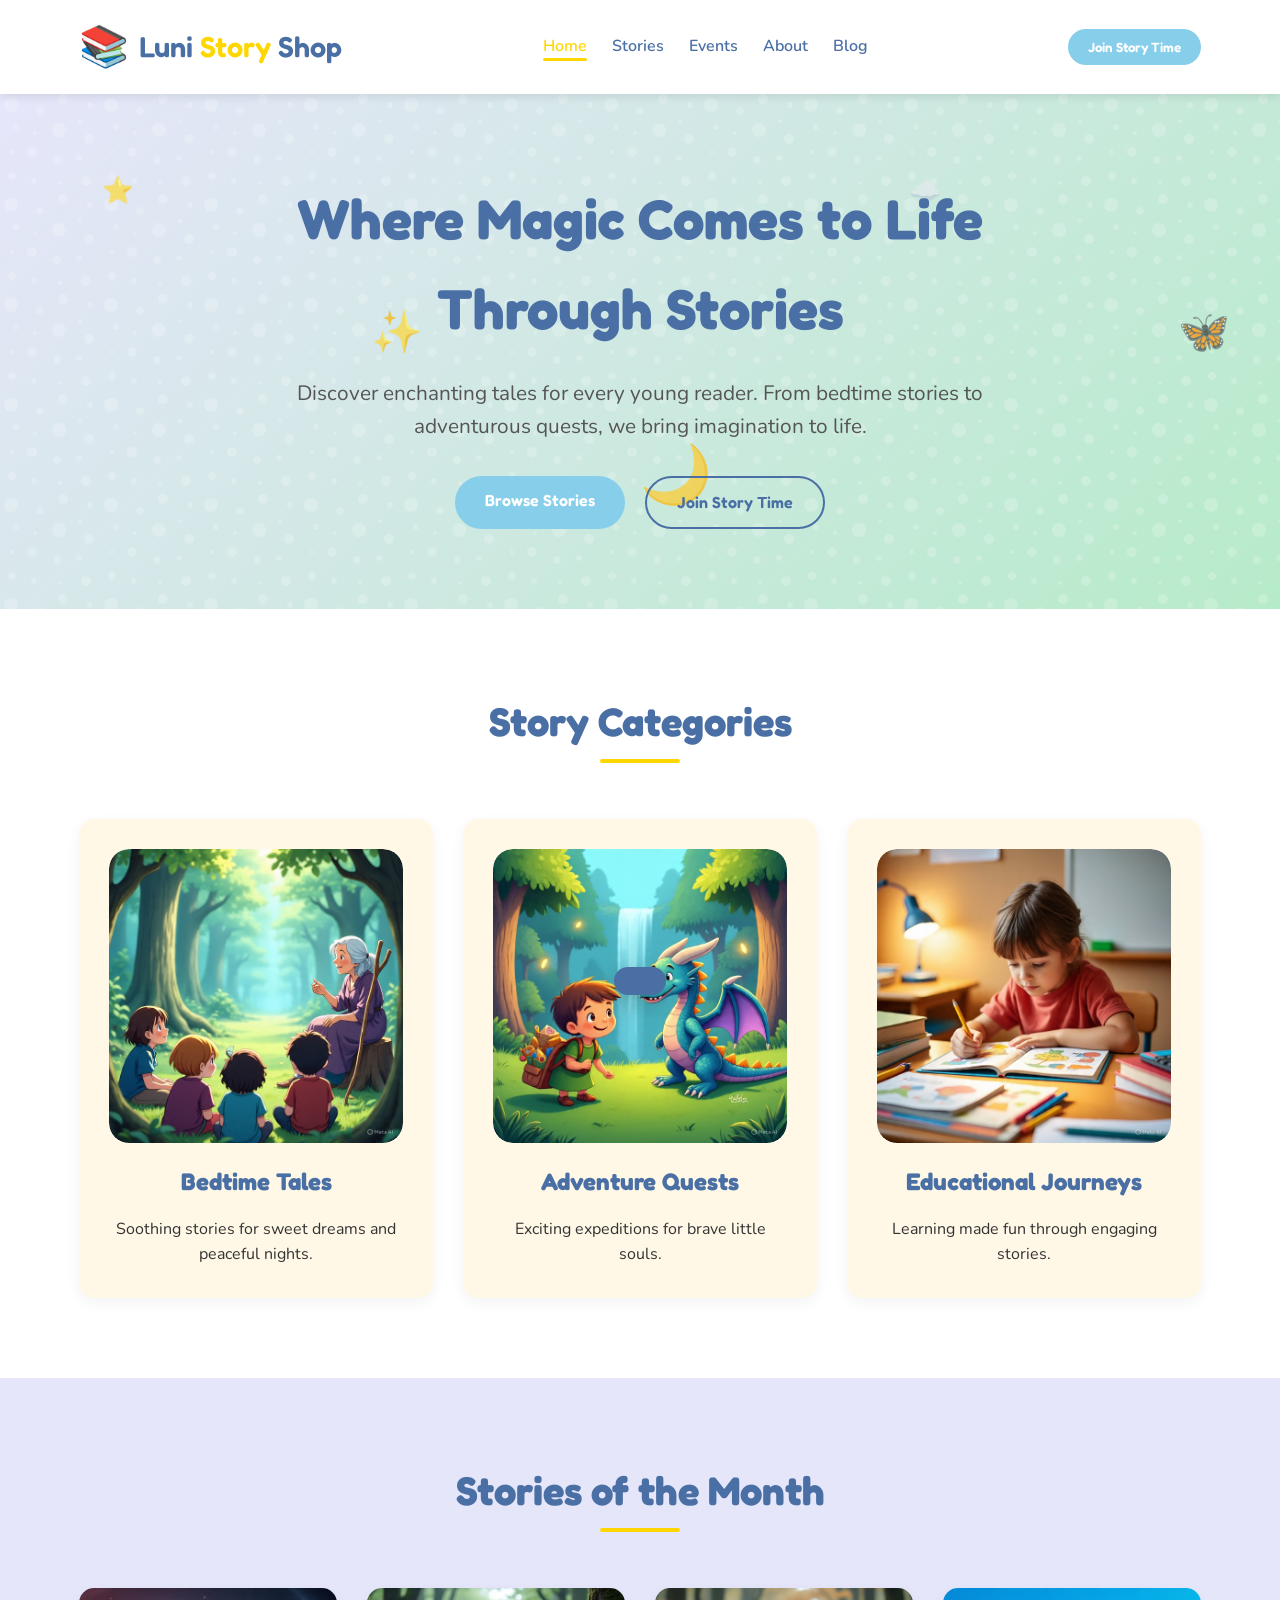
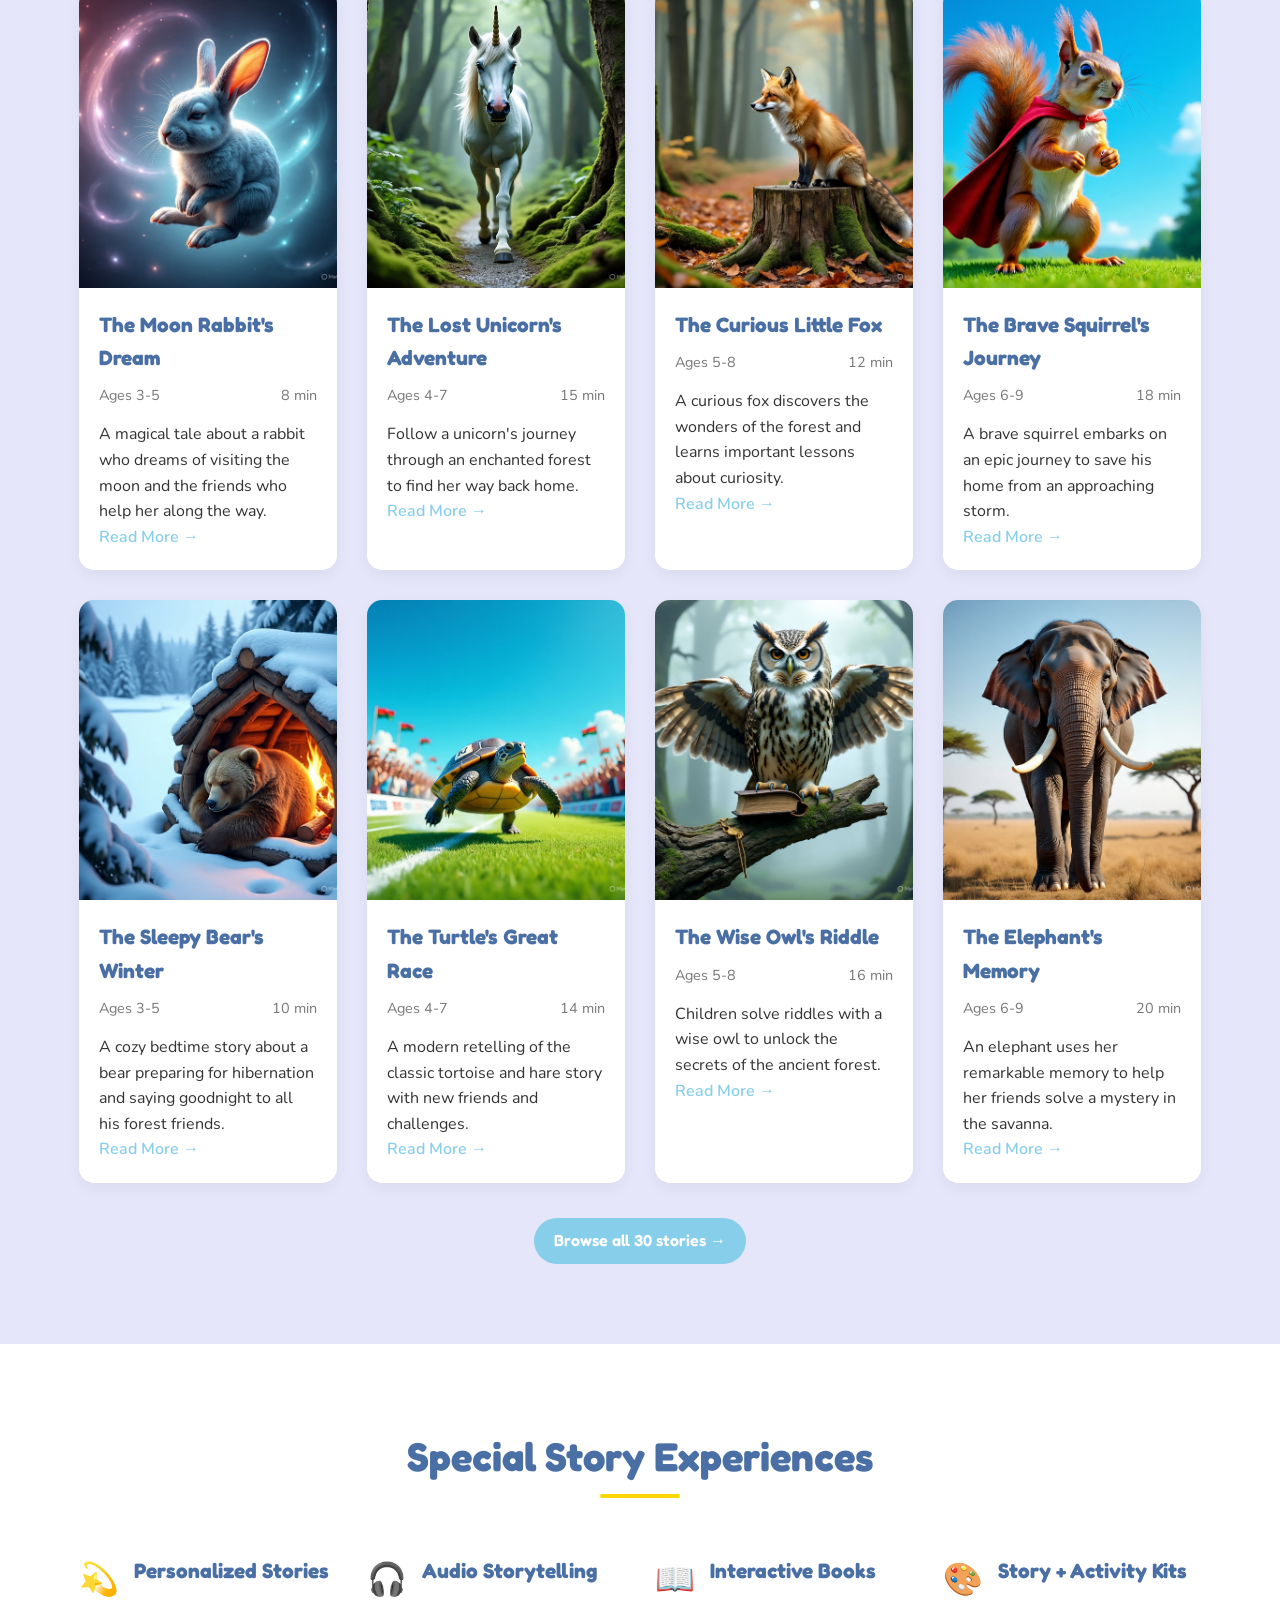
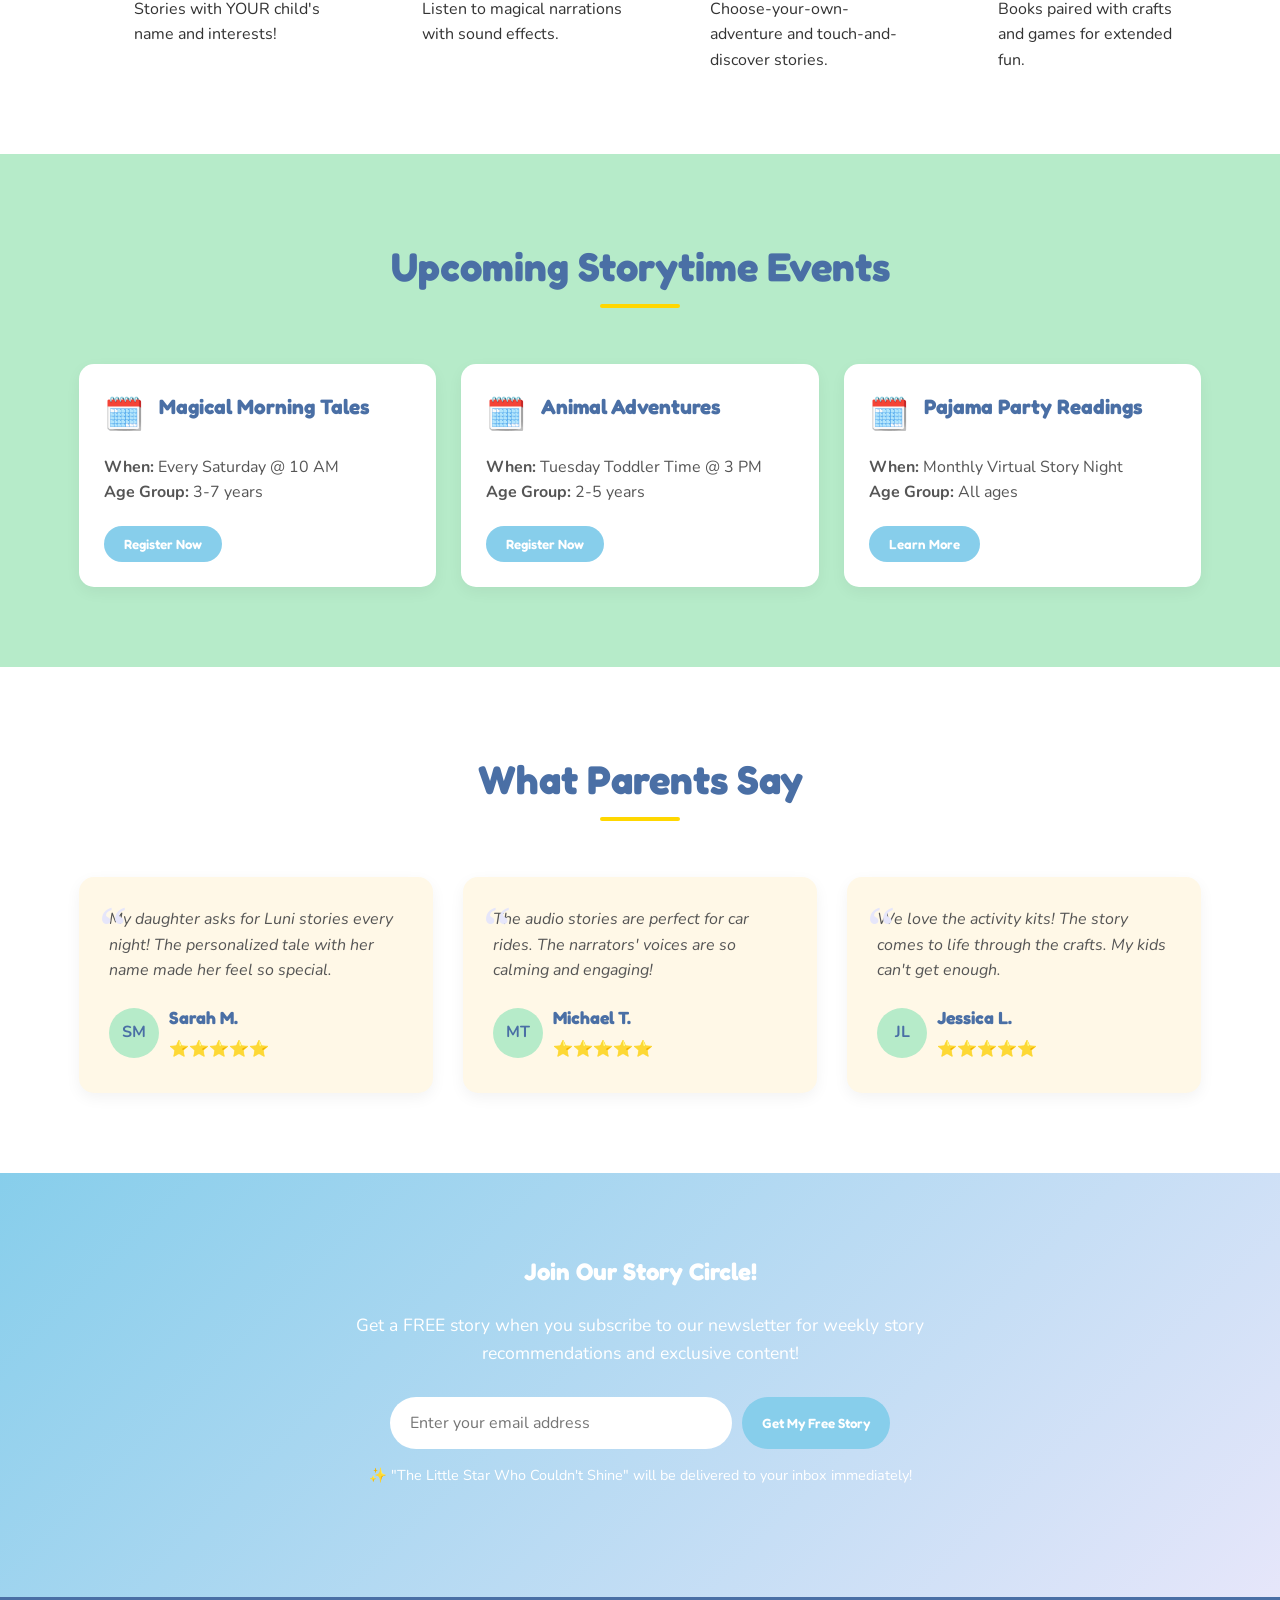
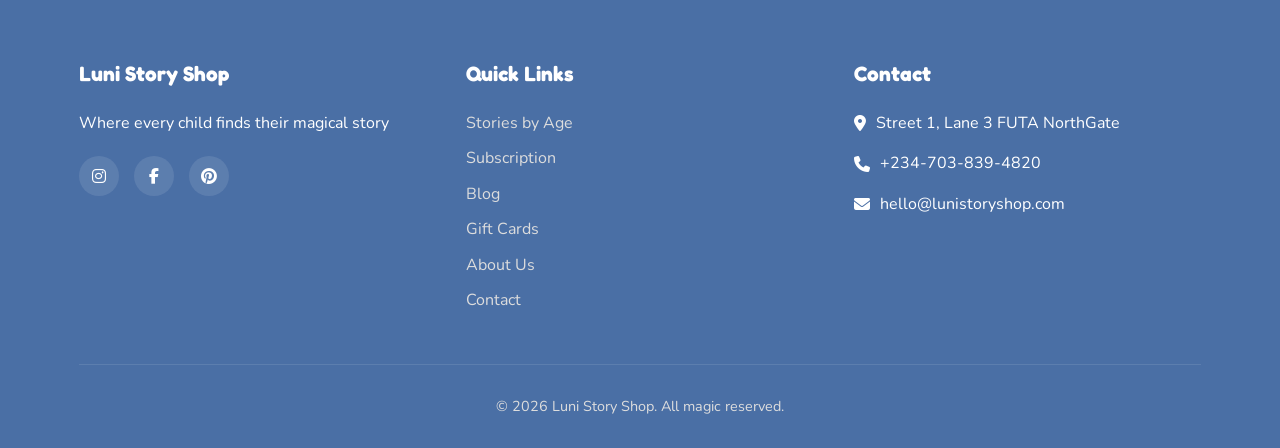
<file: index.html>
<!DOCTYPE html>
<html lang="en">
<head>
    <meta charset="UTF-8">
    <meta name="viewport" content="width=device-width, initial-scale=1.0">
    <title>Luni Story Shop - Where Magic Comes to Life Through Stories</title>
    <style>
        :root {
            --lavender: #E6E6FA;
            --mint: #B6EBC9;
            --cream: #FFF8E7;
            --warm-brown: #8B7355;
            --gold: #FFD700;
            --sky-blue: #87CEEB;
            --dark-blue: #4A6FA5;
        }
        
        * {
            margin: 0;
            padding: 0;
            box-sizing: border-box;
        }
        
        body {
            font-family: 'Nunito', sans-serif;
            background-color: var(--cream);
            color: #333;
            line-height: 1.6;
        }
        
        h1, h2, h3, h4 {
            font-family: 'Fredoka', sans-serif;
            color: var(--dark-blue);
            margin-bottom: 1rem;
        }
        
        .container {
            width: 90%;
            max-width: 1200px;
            margin: 0 auto;
            padding: 0 15px;
        }
        
        /* Header Styles */
        header {
            background-color: white;
            box-shadow: 0 2px 10px rgba(0,0,0,0.1);
            position: sticky;
            top: 0;
            z-index: 100;
        }
        
        .header-content {
            display: flex;
            justify-content: space-between;
            align-items: center;
            padding: 15px 0;
        }
        
        .logo {
            display: flex;
            align-items: center;
            gap: 10px;
        }
        
        .logo-icon {
            font-size: 2.5rem;
            color: var(--sky-blue);
        }
        
        .logo-text {
            font-family: 'Fredoka', sans-serif;
            font-size: 1.8rem;
            font-weight: 600;
            color: var(--dark-blue);
        }
        
        .logo-text span {
            color: var(--gold);
        }
        
        nav ul {
            display: flex;
            list-style: none;
            gap: 25px;
        }
        
        nav a {
            text-decoration: none;
            color: var(--dark-blue);
            font-weight: 600;
            transition: color 0.3s;
        }
        
        nav a:hover {
            color: var(--sky-blue);
        }
        
        .cta-button {
            background-color: var(--sky-blue);
            color: white;
            border: none;
            padding: 10px 20px;
            border-radius: 30px;
            font-family: 'Fredoka', sans-serif;
            font-weight: 600;
            cursor: pointer;
            transition: background-color 0.3s;
        }
        
        .cta-button:hover {
            background-color: var(--dark-blue);
        }
        
        /* Hero Section */
        .hero {
            background: linear-gradient(135deg, var(--lavender) 0%, var(--mint) 100%);
            padding: 80px 0;
            text-align: center;
            position: relative;
            overflow: hidden;
        }
        
        .hero::before {
            content: "";
            position: absolute;
            top: 0;
            left: 0;
            right: 0;
            bottom: 0;
            background-image: url("data:image/svg+xml,%3Csvg width='100' height='100' viewBox='0 0 100 100' xmlns='http://www.w3.org/2000/svg'%3E%3Cpath d='M11 18c3.866 0 7-3.134 7-7s-3.134-7-7-7-7 3.134-7 7 3.134 7 7 7zm48 25c3.866 0 7-3.134 7-7s-3.134-7-7-7-7 3.134-7 7 3.134 7 7 7zm-43-7c1.657 0 3-1.343 3-3s-1.343-3-3-3-3 1.343-3 3 1.343 3 3 3zm63 31c1.657 0 3-1.343 3-3s-1.343-3-3-3-3 1.343-3 3 1.343 3 3 3zM34 90c1.657 0 3-1.343 3-3s-1.343-3-3-3-3 1.343-3 3 1.343 3 3 3zm56-76c1.657 0 3-1.343 3-3s-1.343-3-3-3-3 1.343-3 3 1.343 3 3 3zM12 86c2.21 0 4-1.79 4-4s-1.79-4-4-4-4 1.79-4 4 1.79 4 4 4zm28-65c2.21 0 4-1.79 4-4s-1.79-4-4-4-4 1.79-4 4 1.79 4 4 4zm23-11c2.76 0 5-2.24 5-5s-2.24-5-5-5-5 2.24-5 5 2.24 5 5 5zm-6 60c2.21 0 4-1.79 4-4s-1.79-4-4-4-4 1.79-4 4 1.79 4 4 4zm29 22c2.76 0 5-2.24 5-5s-2.24-5-5-5-5 2.24-5 5 2.24 5 5 5zM32 63c2.76 0 5-2.24 5-5s-2.24-5-5-5-5 2.24-5 5 2.24 5 5 5zm57-13c2.76 0 5-2.24 5-5s-2.24-5-5-5-5 2.24-5 5 2.24 5 5 5zm-9-21c1.105 0 2-.895 2-2s-.895-2-2-2-2 .895-2 2 .895 2 2 2zM60 91c1.105 0 2-.895 2-2s-.895-2-2-2-2 .895-2 2 .895 2 2 2zM35 41c1.105 0 2-.895 2-2s-.895-2-2-2-2 .895-2 2 .895 2 2 2zM12 60c1.105 0 2-.895 2-2s-.895-2-2-2-2 .895-2 2 .895 2 2 2z' fill='%23ffffff' fill-opacity='0.2' fill-rule='evenodd'/%3E%3C/svg%3E");
        }
        
        .hero-content {
            position: relative;
            z-index: 1;
            max-width: 800px;
            margin: 0 auto;
        }
        
        .hero h1 {
            font-size: 3.5rem;
            margin-bottom: 1.5rem;
            color: var(--dark-blue);
        }
        
        .hero p {
            font-size: 1.3rem;
            margin-bottom: 2rem;
            color: #555;
        }
        
        .hero-buttons {
            display: flex;
            justify-content: center;
            gap: 20px;
            margin-top: 30px;
        }
        
        .btn-primary {
            background-color: var(--sky-blue);
            color: white;
            padding: 12px 30px;
            border-radius: 30px;
            text-decoration: none;
            font-weight: 600;
            font-family: 'Fredoka', sans-serif;
            transition: background-color 0.3s;
        }
        
        .btn-primary:hover {
            background-color: var(--dark-blue);
        }
        
        .btn-secondary {
            background-color: transparent;
            color: var(--dark-blue);
            border: 2px solid var(--dark-blue);
            padding: 12px 30px;
            border-radius: 30px;
            text-decoration: none;
            font-weight: 600;
            font-family: 'Fredoka', sans-serif;
            transition: all 0.3s;
        }
        
        .btn-secondary:hover {
            background-color: var(--dark-blue);
            color: white;
        }
        
        /* Categories Section */
        .categories {
            padding: 80px 0;
            background-color: white;
        }
        
        .section-title {
            text-align: center;
            margin-bottom: 50px;
        }
        
        .section-title h2 {
            font-size: 2.5rem;
            position: relative;
            display: inline-block;
        }
        
        .section-title h2::after {
            content: "";
            position: absolute;
            bottom: -10px;
            left: 50%;
            transform: translateX(-50%);
            width: 80px;
            height: 4px;
            background-color: var(--gold);
            border-radius: 2px;
        }
        
        .categories-grid {
            display: grid;
            grid-template-columns: repeat(auto-fit, minmax(300px, 1fr));
            gap: 30px;
        }
        
        .category-card {
            background-color: var(--cream);
            border-radius: 15px;
            padding: 30px;
            text-align: center;
            box-shadow: 0 5px 15px rgba(0,0,0,0.05);
            transition: transform 0.3s, box-shadow 0.3s;
        }
        
        .category-card:hover {
            transform: translateY(-10px);
            box-shadow: 0 15px 30px rgba(0,0,0,0.1);
        }
        
        .category-icon {
            font-size: 3.5rem;
            margin-bottom: 20px;
            color: var(--sky-blue);
        }
        
        .category-card h3 {
            font-size: 1.5rem;
            margin-bottom: 15px;
        }
        
        /* Featured Stories */
        .featured-stories {
            padding: 80px 0;
            background-color: var(--lavender);
        }
        
        .stories-grid {
            display: grid;
            grid-template-columns: repeat(auto-fit, minmax(250px, 1fr));
            gap: 30px;
        }
        
        .story-card {
            background-color: white;
            border-radius: 15px;
            overflow: hidden;
            box-shadow: 0 5px 15px rgba(0,0,0,0.05);
            transition: transform 0.3s;
        }
        
        .story-card:hover {
            transform: translateY(-10px);
        }
        
        .story-image {
            height: 300px;
            background-color: var(--mint);
            display: flex;
            align-items: center;
            justify-content: center;
            font-size: 4rem;
            color: var(--dark-blue);
        }
        
        .story-content {
            padding: 20px;
        }
        
        .story-content h3 {
            font-size: 1.3rem;
            margin-bottom: 10px;
        }
        
        .story-meta {
            display: flex;
            justify-content: space-between;
            margin-bottom: 15px;
            font-size: 0.9rem;
            color: #777;
        }
        
        .read-more {
            display: inline-block;
            color: var(--sky-blue);
            text-decoration: none;
            font-weight: 600;
            transition: color 0.3s;
        }
        
        .read-more:hover {
            color: var(--dark-blue);
        }
        
        /* Special Features */
        .special-features {
            padding: 80px 0;
            background-color: white;
        }
        
        .features-grid {
            display: grid;
            grid-template-columns: repeat(auto-fit, minmax(250px, 1fr));
            gap: 30px;
        }
        
        .feature-item {
            display: flex;
            align-items: flex-start;
            gap: 15px;
        }
        
        .feature-icon {
            font-size: 2rem;
            color: var(--gold);
            flex-shrink: 0;
        }
        
        .feature-text h3 {
            margin-bottom: 10px;
            font-size: 1.3rem;
        }
        
        /* Storytime Schedule */
        .storytime-schedule {
            padding: 80px 0;
            background-color: var(--mint);
        }
        
        .schedule-cards {
            display: grid;
            grid-template-columns: repeat(auto-fit, minmax(300px, 1fr));
            gap: 25px;
        }
        
        .schedule-card {
            background-color: white;
            border-radius: 15px;
            padding: 25px;
            box-shadow: 0 5px 15px rgba(0,0,0,0.05);
        }
        
        .schedule-header {
            display: flex;
            align-items: center;
            gap: 15px;
            margin-bottom: 15px;
        }
        
        .schedule-icon {
            font-size: 2rem;
            color: var(--sky-blue);
        }
        
        .schedule-title {
            font-size: 1.3rem;
        }
        
        .schedule-details {
            margin-bottom: 20px;
            color: #555;
        }
        
        /* Testimonials */
        .testimonials {
            padding: 80px 0;
            background-color: white;
        }
        
        .testimonials-grid {
            display: grid;
            grid-template-columns: repeat(auto-fit, minmax(300px, 1fr));
            gap: 30px;
        }
        
        .testimonial-card {
            background-color: var(--cream);
            border-radius: 15px;
            padding: 30px;
            box-shadow: 0 5px 15px rgba(0,0,0,0.05);
            position: relative;
        }
        
        .testimonial-card::before {
            content: "\201C";
            position: absolute;
            top: 20px;
            left: 20px;
            font-size: 4rem;
            color: var(--lavender);
            font-family: Georgia, serif;
            line-height: 1;
        }
        
        .testimonial-text {
            margin-bottom: 20px;
            font-style: italic;
            color: #555;
        }
        
        .testimonial-author {
            display: flex;
            align-items: center;
            gap: 10px;
        }
        
        .author-avatar {
            width: 50px;
            height: 50px;
            border-radius: 50%;
            background-color: var(--mint);
            display: flex;
            align-items: center;
            justify-content: center;
            font-weight: bold;
            color: var(--dark-blue);
        }
        
        .author-info h4 {
            margin-bottom: 5px;
            font-size: 1.1rem;
        }
        
        .author-info p {
            color: #777;
            font-size: 0.9rem;
        }
        
        .stars {
            color: var(--gold);
            margin-top: 5px;
        }
        
        /* Newsletter */
        .newsletter {
            padding: 80px 0;
            background: linear-gradient(135deg, var(--sky-blue) 0%, var(--lavender) 100%);
            text-align: center;
        }
        
        .newsletter-content {
            max-width: 600px;
            margin: 0 auto;
        }
        
        .newsletter h2 {
            color: white;
            margin-bottom: 20px;
        }
        
        .newsletter p {
            color: white;
            margin-bottom: 30px;
            font-size: 1.1rem;
        }
        
        .newsletter-form {
            display: flex;
            gap: 10px;
            max-width: 500px;
            margin: 0 auto;
        }
        
        .newsletter-input {
            flex: 1;
            padding: 15px 20px;
            border: none;
            border-radius: 30px;
            font-family: 'Nunito', sans-serif;
            font-size: 1rem;
        }
        
        /* Footer */
        footer {
            background-color: var(--dark-blue);
            color: white;
            padding: 60px 0 30px;
        }
        
        .footer-content {
            display: grid;
            grid-template-columns: repeat(auto-fit, minmax(200px, 1fr));
            gap: 40px;
            margin-bottom: 40px;
        }
        
        .footer-column h3 {
            color: white;
            margin-bottom: 20px;
            font-size: 1.3rem;
        }
        
        .footer-links {
            list-style: none;
        }
        
        .footer-links li {
            margin-bottom: 10px;
        }
        
        .footer-links a {
            color: #ddd;
            text-decoration: none;
            transition: color 0.3s;
        }
        
        .footer-links a:hover {
            color: var(--gold);
        }
        
        .contact-info {
            display: flex;
            flex-direction: column;
            gap: 15px;
        }
        
        .contact-item {
            display: flex;
            align-items: center;
            gap: 10px;
        }
        
        .social-icons {
            display: flex;
            gap: 15px;
            margin-top: 20px;
        }
        
        .social-icon {
            display: flex;
            align-items: center;
            justify-content: center;
            width: 40px;
            height: 40px;
            background-color: rgba(255,255,255,0.1);
            border-radius: 50%;
            color: white;
            text-decoration: none;
            transition: background-color 0.3s;
        }
        
        .social-icon:hover {
            background-color: var(--gold);
        }
        
        .footer-bottom {
            text-align: center;
            padding-top: 30px;
            border-top: 1px solid rgba(255,255,255,0.1);
            color: #ddd;
            font-size: 0.9rem;
        }
        
        /* Responsive Design */
        @media (max-width: 768px) {
            .header-content {
                flex-direction: column;
                gap: 15px;
            }
            
            nav ul {
                gap: 15px;
            }
            
            .hero h1 {
                font-size: 2.5rem;
            }
            
            .hero-buttons {
                flex-direction: column;
                align-items: center;
            }
            
            .newsletter-form {
                flex-direction: column;
            }
        }
    </style>
<link rel="preconnect" href="https://fonts.googleapis.com"><link href="https://fonts.googleapis.com/css2?family=Fredoka:wght@400;600&family=Nunito:wght@400;600;700&display=swap" rel="stylesheet"><link rel="stylesheet" href="https://cdnjs.cloudflare.com/ajax/libs/font-awesome/6.5.1/css/all.min.css"><link rel="stylesheet" href="css/extras.css"></head>
<body>
    <!-- Header -->
    <header>
        <div class="container">
            <div class="header-content">
                <div class="logo">
                    <div class="logo-icon">📚</div>
                    <div class="logo-text">Luni <span>Story</span> Shop</div>
                </div>
                <nav>
                    <ul>
                        <li><a href="index.html">Home</a></li>
                        <li><a href="stories.html">Stories</a></li>
                        <li><a href="events.html">Events</a></li>
                        <li><a href="about.html">About</a></li>
                        <li><a href="blog.html">Blog</a></li>
                    </ul>
                </nav>
                <button class="cta-button">Join Story Time</button>
            </div>
        </div>
    </header>

    <!-- Hero Section -->
    <section class="hero">
        <div class="container">
            <div class="hero-content">
                <h1>Where Magic Comes to Life Through Stories</h1>
                <p>Discover enchanting tales for every young reader. From bedtime stories to adventurous quests, we bring imagination to life.</p>
                <div class="hero-buttons">
                    <a href="stories.html" class="btn-primary">Browse Stories</a>
                    <a href="events.html" class="btn-secondary">Join Story Time</a>
                </div>
            </div>
        </div>
    </section>

    <!-- Categories Section -->
    <section class="categories">
        <div class="container">
            <div class="section-title">
                <h2>Story Categories</h2>
            </div>
            <div class="categories-grid">
                <div class="category-card">
                    <div class="category-icon"><img src="images/IMG-20260217-WA0010.jpg" alt="📖✨" height="100%" width="100%"  style="border-radius: 20px" ></div>
                    <h3>Bedtime Tales</h3>
                    <p>Soothing stories for sweet dreams and peaceful nights.</p>
                </div>
                <div class="category-card">
                    <div class="category-icon"><img src="images/IMG-20260217-WA0011.jpg" alt="📖✨" height="100%" width="100%"  style="border-radius: 20px" ></div>
                    <h3>Adventure Quests</h3>
                    <p>Exciting expeditions for brave little souls.</p>
                </div>
                <div class="category-card">
                    <div class="category-icon"><img src="images/IMG-20260217-WA0003.jpg" alt="📖✨" height="100%" width="100%"  style="border-radius: 20px" ></div>
                    <h3>Educational Journeys</h3>
                    <p>Learning made fun through engaging stories.</p>
                </div>
            </div>
        </div>
    </section>

    <!-- Featured Stories -->
    <section class="featured-stories">
        <div class="container">
            <div class="section-title">
                <h2>Stories of the Month</h2>
            </div>
            <div class="stories-grid">
                <div class="story-card">
                    <div class="story-image"><img src="images/IMG-20260217-WA0013.jpg" alt="📖✨" height="100%" width="100%"  ></div>
                    <div class="story-content">
                        <h3>The Moon Rabbit's Dream</h3>
                        <div class="story-meta">
                            <span>Ages 3-5</span>
                            <span>10 min</span>
                        </div>
                        <p>A magical tale about a rabbit who dreams of visiting the moon.</p>
                        <a href="#" class="read-more">Read More →</a>
                    </div>
                </div>
                <div class="story-card">
                    <div class="story-image"><img src="images/IMG-20260217-WA0014.jpg" alt="📖✨" height="100%" width="100%"   ></div>
                    <div class="story-content">
                        <h3>The Lost Unicorn's Adventure</h3>
                        <div class="story-meta">
                            <span>Ages 4-7</span>
                            <span>15 min</span>
                        </div>
                        <p>Follow a unicorn's journey through an enchanted forest.</p>
                        <a href="#" class="read-more">Read More →</a>
                    </div>
                </div>
                <div class="story-card">
                    <div class="story-image"><img src="images/IMG-20260217-WA0015.jpg" alt="📖✨" height="100%" width="100%"  ></div>
                    <div class="story-content">
                        <h3>The Curious Little Fox</h3>
                        <div class="story-meta">
                            <span>Ages 5-8</span>
                            <span>12 min</span>
                        </div>
                        <p>A curious fox discovers the wonders of the forest.</p>
                        <a href="#" class="read-more">Read More →</a>
                    </div>
                </div>
                <div class="story-card">
                    <div class="story-image"><img src="images/IMG-20260217-WA0016.jpg" alt="📖✨" height="100%" width="100%"  ></div>
                    <div class="story-content">
                        <h3>The Brave Squirrel's Journey</h3>
                        <div class="story-meta">
                            <span>Ages 6-9</span>
                            <span>18 min</span>
                        </div>
                        <p>A brave squirrel embarks on an epic journey to save his home.</p>
                        <a href="#" class="read-more">Read More →</a>
                    </div>
                </div>
            </div>
        </div>
    </section>

    <!-- Special Features -->
    <section class="special-features">
        <div class="container">
            <div class="section-title">
                <h2>Special Story Experiences</h2>
            </div>
            <div class="features-grid">
                <div class="feature-item">
                    <div class="feature-icon">💫</div>
                    <div class="feature-text">
                        <h3>Personalized Stories</h3>
                        <p>Stories with YOUR child's name and interests!</p>
                    </div>
                </div>
                <div class="feature-item">
                    <div class="feature-icon">🎧</div>
                    <div class="feature-text">
                        <h3>Audio Storytelling</h3>
                        <p>Listen to magical narrations with sound effects.</p>
                    </div>
                </div>
                <div class="feature-item">
                    <div class="feature-icon">📖</div>
                    <div class="feature-text">
                        <h3>Interactive Books</h3>
                        <p>Choose-your-own-adventure and touch-and-discover stories.</p>
                    </div>
                </div>
                <div class="feature-item">
                    <div class="feature-icon">🎨</div>
                    <div class="feature-text">
                        <h3>Story + Activity Kits</h3>
                        <p>Books paired with crafts and games for extended fun.</p>
                    </div>
                </div>
            </div>
        </div>
    </section>

    <!-- Storytime Schedule -->
    <section class="storytime-schedule">
        <div class="container">
            <div class="section-title">
                <h2>Upcoming Storytime Events</h2>
            </div>
            <div class="schedule-cards">
                <div class="schedule-card">
                    <div class="schedule-header">
                        <div class="schedule-icon">🗓️</div>
                        <h3 class="schedule-title">Magical Morning Tales</h3>
                    </div>
                    <div class="schedule-details">
                        <p><strong>When:</strong> Every Saturday @ 10 AM</p>
                        <p><strong>Age Group:</strong> 3-7 years</p>
                    </div>
                    <button class="cta-button">Register Now</button>
                </div>
                <div class="schedule-card">
                    <div class="schedule-header">
                        <div class="schedule-icon">🗓️</div>
                        <h3 class="schedule-title">Animal Adventures</h3>
                    </div>
                    <div class="schedule-details">
                        <p><strong>When:</strong> Tuesday Toddler Time @ 3 PM</p>
                        <p><strong>Age Group:</strong> 2-5 years</p>
                    </div>
                    <button class="cta-button">Register Now</button>
                </div>
                <div class="schedule-card">
                    <div class="schedule-header">
                        <div class="schedule-icon">🗓️</div>
                        <h3 class="schedule-title">Pajama Party Readings</h3>
                    </div>
                    <div class="schedule-details">
                        <p><strong>When:</strong> Monthly Virtual Story Night</p>
                        <p><strong>Age Group:</strong> All ages</p>
                    </div>
                    <button class="cta-button">Learn More</button>
                </div>
            </div>
        </div>
    </section>

    <!-- Testimonials -->
    <section class="testimonials">
        <div class="container">
            <div class="section-title">
                <h2>What Parents Say</h2>
            </div>
            <div class="testimonials-grid">
                <div class="testimonial-card">
                    <div class="testimonial-text">
                        My daughter asks for Luni stories every night! The personalized tale with her name made her feel so special.
                    </div>
                    <div class="testimonial-author">
                        <div class="author-avatar">SM</div>
                        <div class="author-info">
                            <h4>Sarah M.</h4>
                            <div class="stars">⭐⭐⭐⭐⭐</div>
                        </div>
                    </div>
                </div>
                <div class="testimonial-card">
                    <div class="testimonial-text">
                        The audio stories are perfect for car rides. The narrators' voices are so calming and engaging!
                    </div>
                    <div class="testimonial-author">
                        <div class="author-avatar">MT</div>
                        <div class="author-info">
                            <h4>Michael T.</h4>
                            <div class="stars">⭐⭐⭐⭐⭐</div>
                        </div>
                    </div>
                </div>
                <div class="testimonial-card">
                    <div class="testimonial-text">
                        We love the activity kits! The story comes to life through the crafts. My kids can't get enough.
                    </div>
                    <div class="testimonial-author">
                        <div class="author-avatar">JL</div>
                        <div class="author-info">
                            <h4>Jessica L.</h4>
                            <div class="stars">⭐⭐⭐⭐⭐</div>
                        </div>
                    </div>
                </div>
            </div>
        </div>
    </section>

    <!-- Newsletter -->
    <section class="newsletter">
        <div class="container">
            <div class="newsletter-content">
                <h2>Join Our Story Circle!</h2>
                <p>Get a FREE story when you subscribe to our newsletter for weekly story recommendations and exclusive content!</p>
                <form class="newsletter-form">
                    <input type="email" class="newsletter-input" placeholder="Enter your email address" required>
                    <button type="submit" class="cta-button">Get My Free Story</button>
                </form>
                <p style="margin-top: 15px; font-size: 0.9rem;">✨ "The Little Star Who Couldn't Shine" will be delivered to your inbox immediately!</p>
            </div>
        </div>
    </section>

    <!-- Footer -->
    <footer>
        <div class="container">
            <div class="footer-content">
                <div class="footer-column">
                    <h3>Luni Story Shop</h3>
                    <p>Where every child finds their magical story</p>
                    <div class="social-icons">
                        <a href="#" class="social-icon"><i class="fab fa-instagram"></i></a>
                        <a href="#" class="social-icon"><i class="fab fa-facebook-f"></i></a>
                        <a href="#" class="social-icon"><i class="fab fa-pinterest"></i></a>
                    </div>
                </div>
                <div class="footer-column">
                    <h3>Quick Links</h3>
                    <ul class="footer-links">
                        <li><a href="stories.html">Stories by Age</a></li>
                        <li><a href="events.html">Subscription</a></li>
                        <li><a href="blog.html">Blog</a></li>
                        <li><a href="events.html">Gift Cards</a></li>
                        <li><a href="about.html">About Us</a></li>
                        <li><a href="about.html#contact">Contact</a></li>
                    </ul>
                </div>
                <div class="footer-column">
                    <h3>Contact</h3>
                    <div class="contact-info">
                        <div class="contact-item">
                            <i class="fas fa-map-marker-alt"></i>
                            <span>Street 1, Lane 3 FUTA NorthGate</span>
                        </div>
                        <div class="contact-item">
                            <i class="fas fa-phone"></i>
                            <span>+234-703-839-4820</span>
                        </div>
                        <div class="contact-item">
                            <i class="fas fa-envelope"></i>
                            <span>hello@lunistoryshop.com</span>
                        </div>
                    </div>
                </div>
            </div>
            <div class="footer-bottom">
                <p>&copy; <span id="year">2026</span> Luni Story Shop. All magic reserved.</p>
            </div>
        </div>
    </footer>

    <script src="js/data.js"></script><script src="js/main.js"></script></body>
</html>
</file>
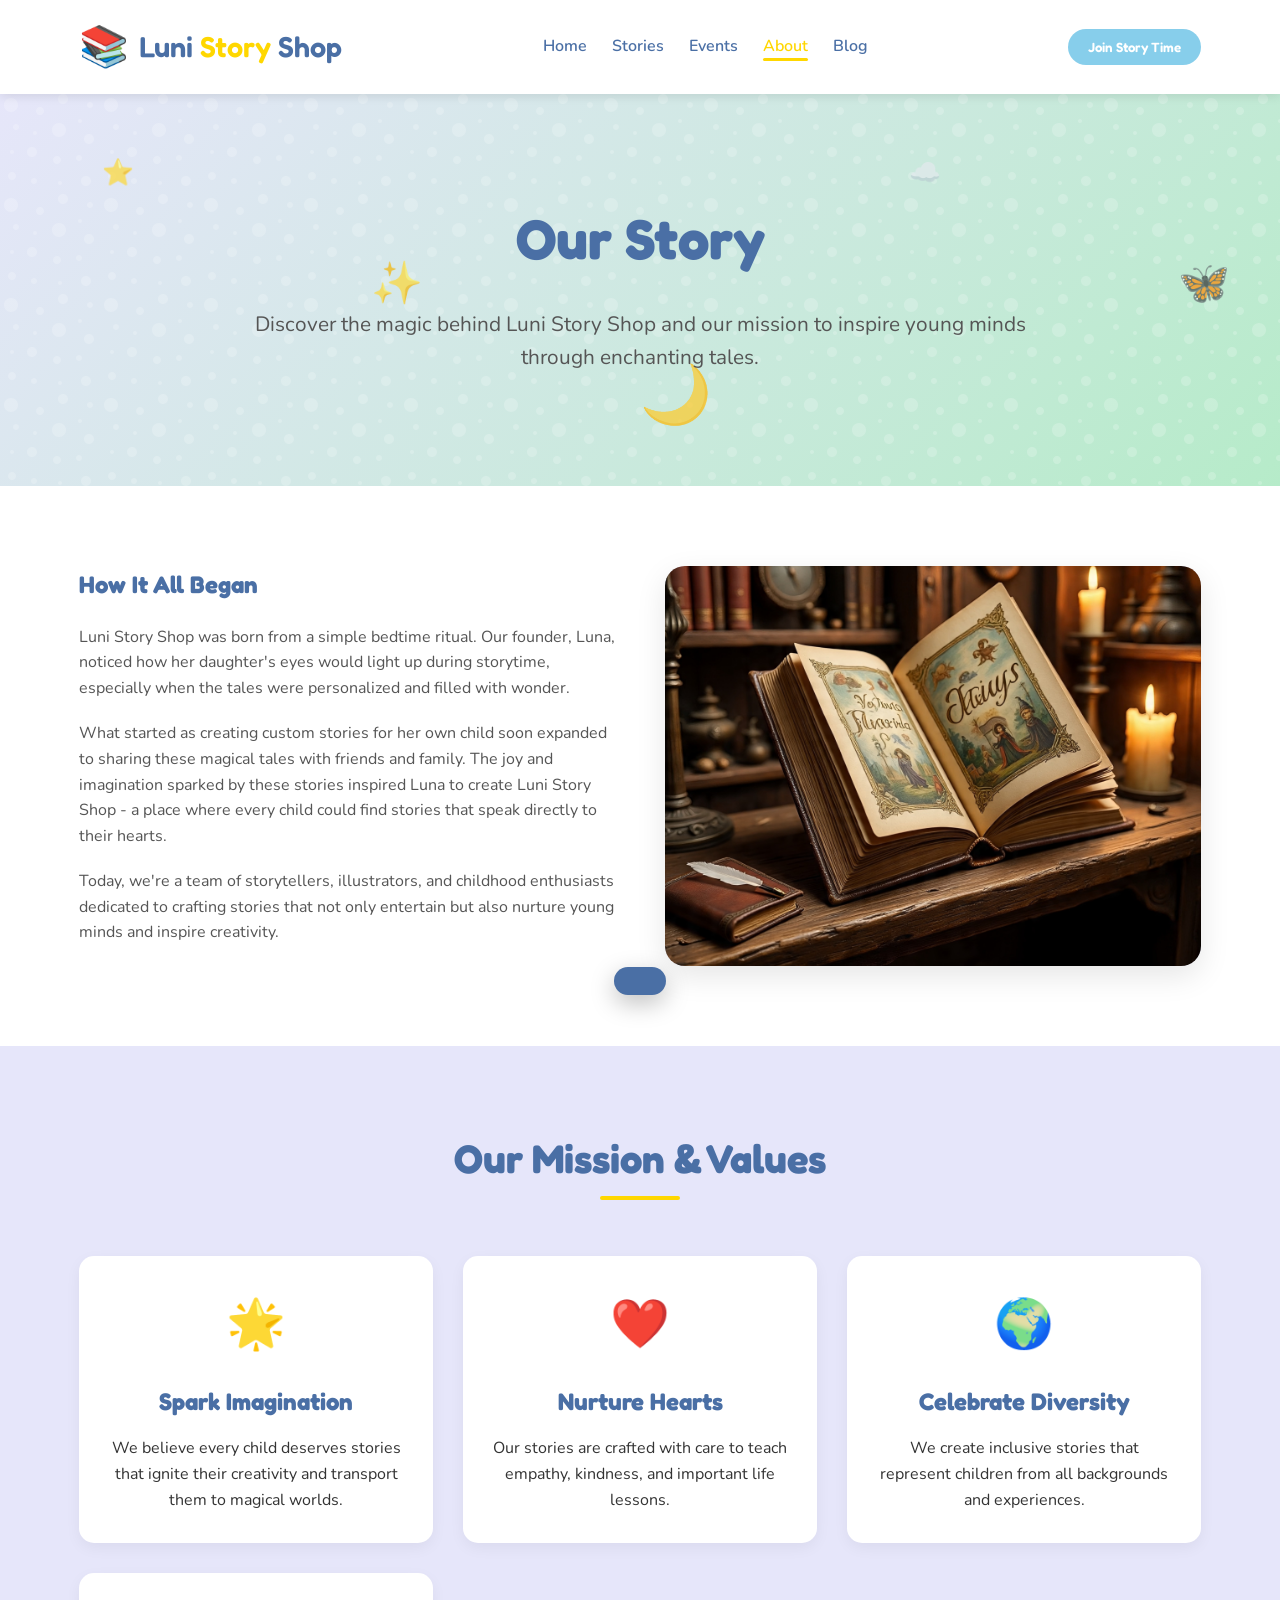
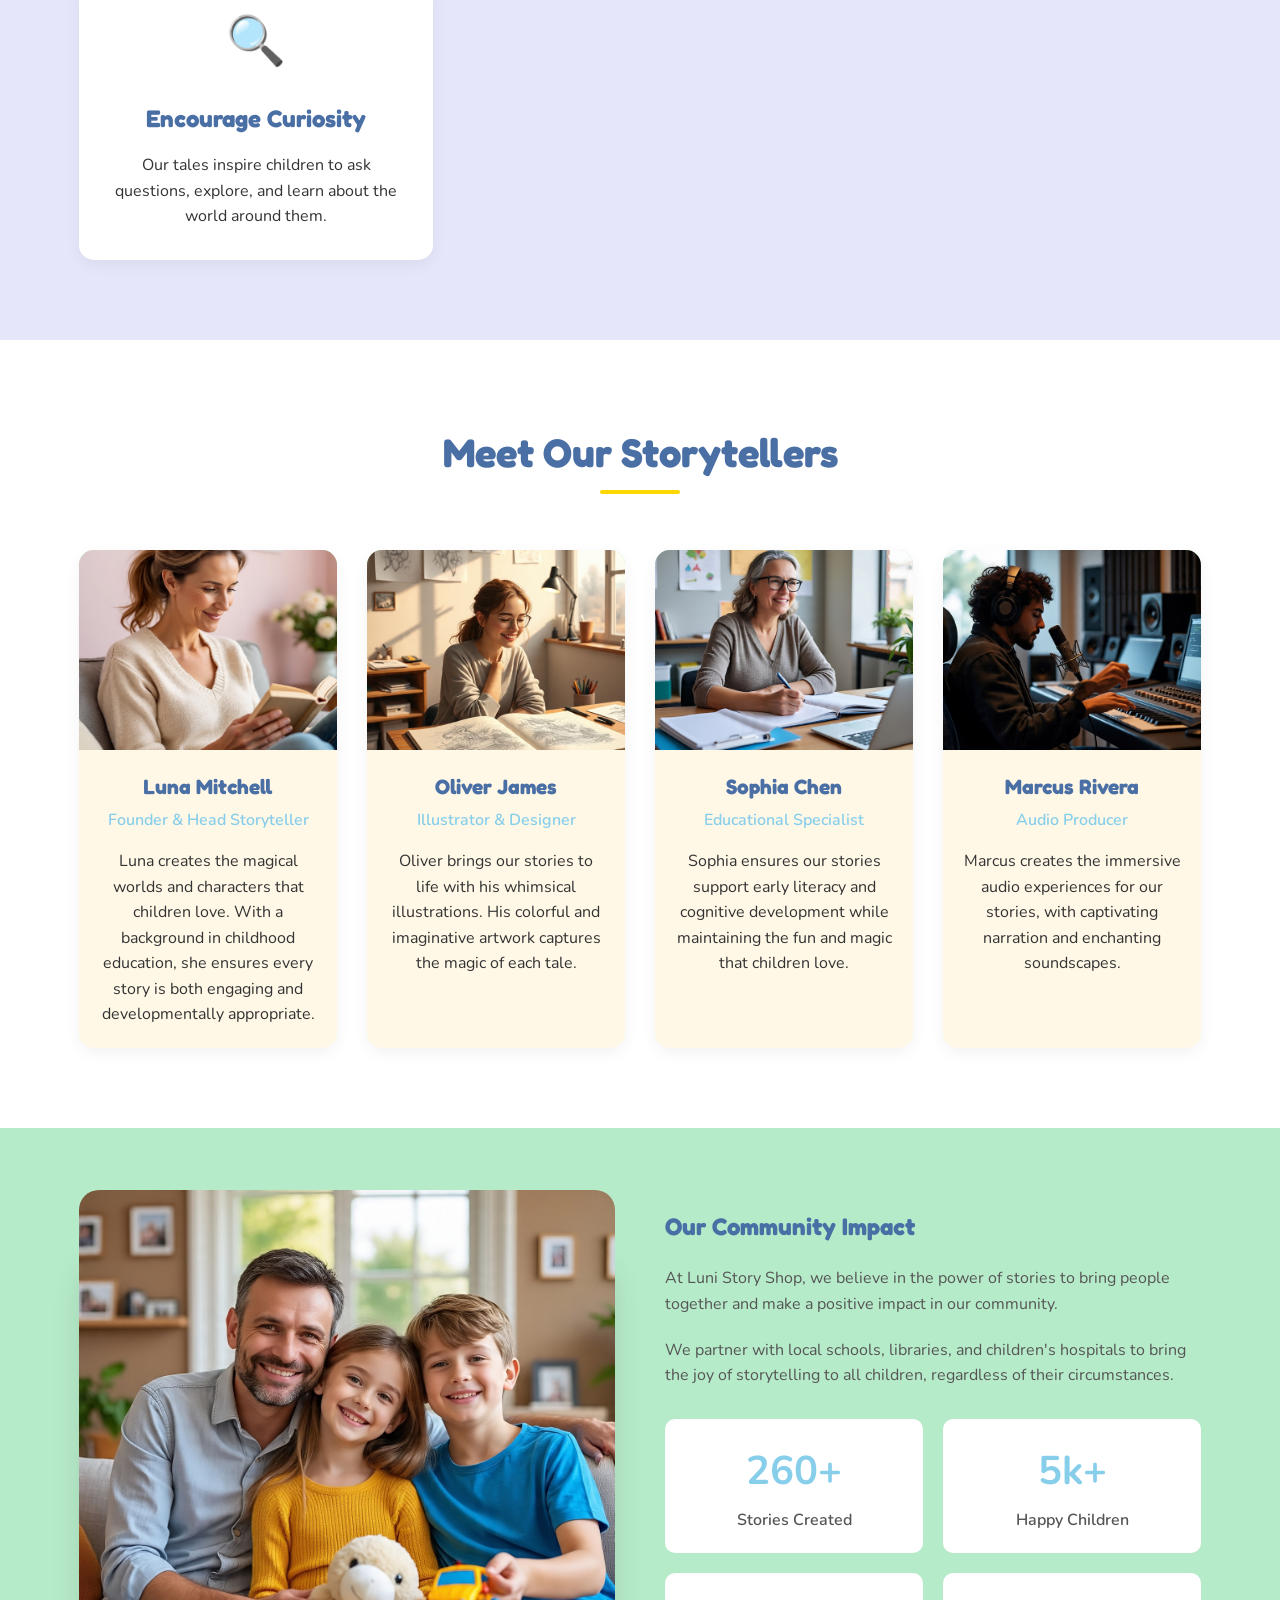
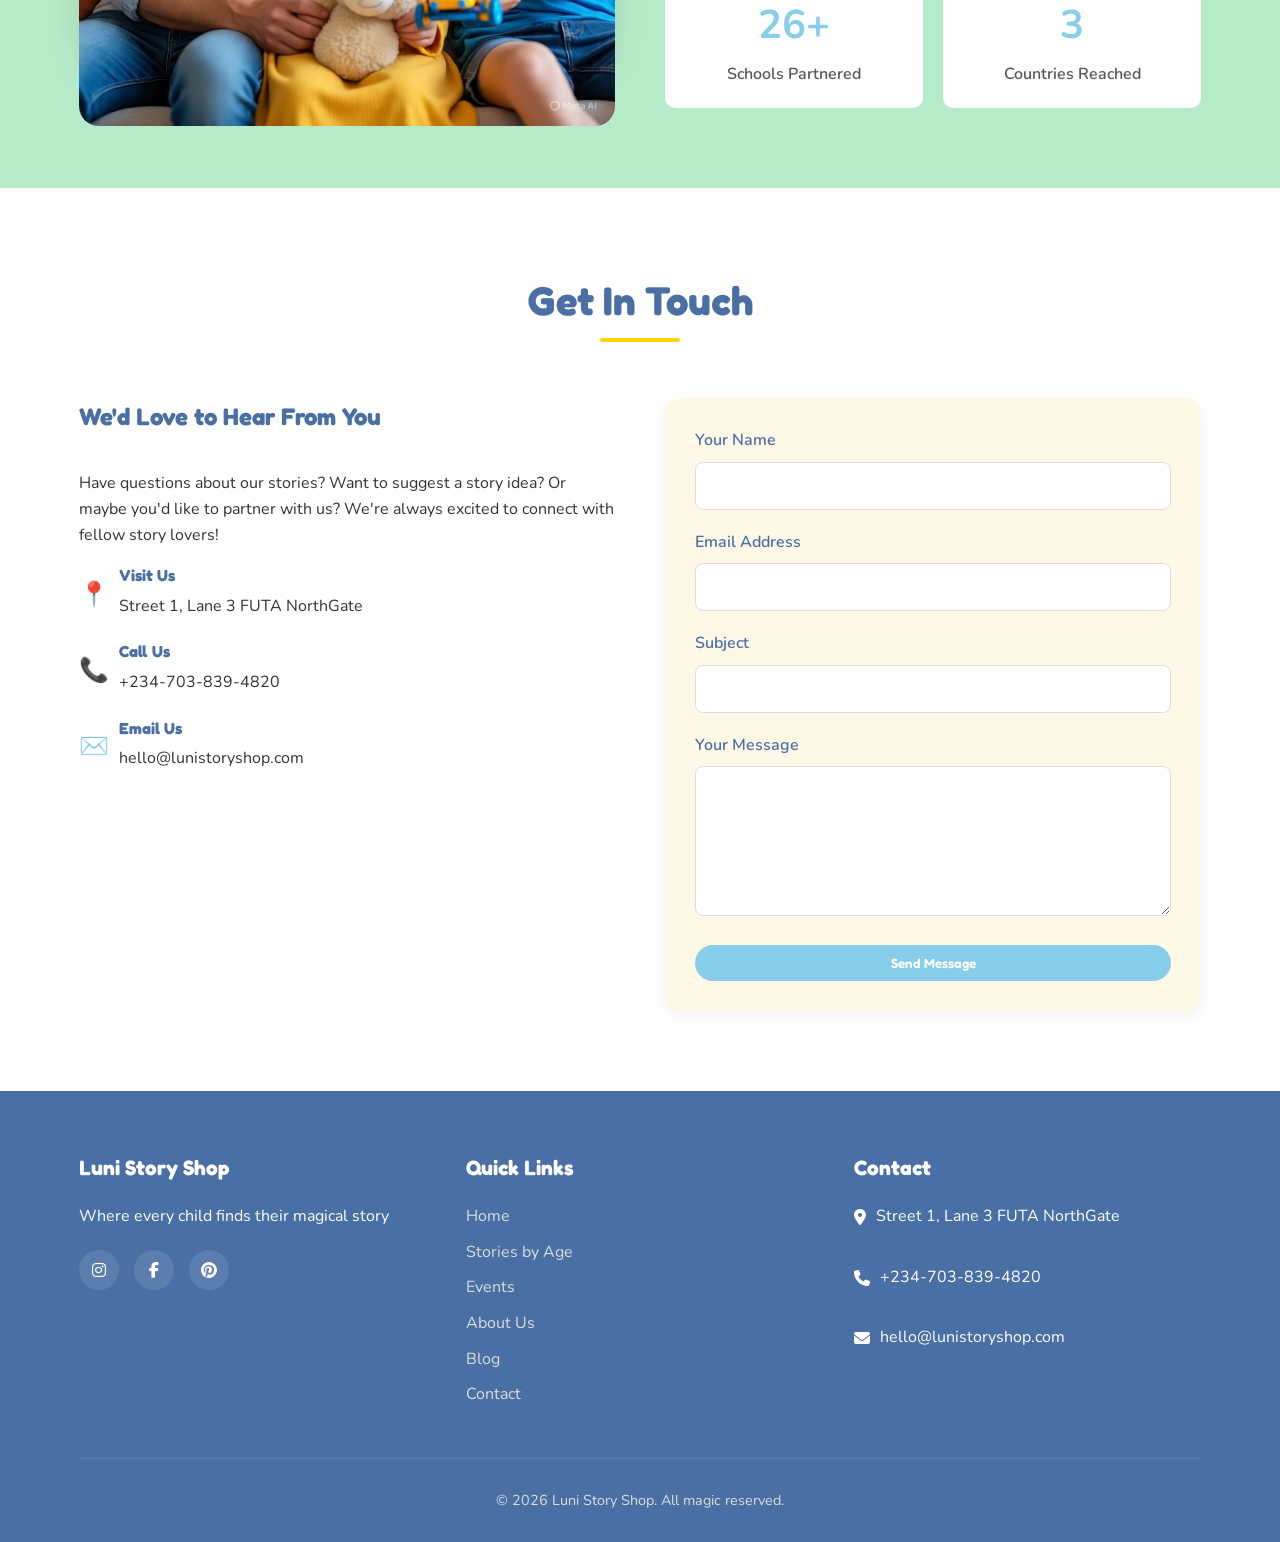
<file: about.html>
<!DOCTYPE html>
<html lang="en">
<head>
    <meta charset="UTF-8">
    <meta name="viewport" content="width=device-width, initial-scale=1.0">
    <title>About Us - Luni Story Shop</title>
    <style>
        :root {
            --lavender: #E6E6FA;
            --mint: #B6EBC9;
            --cream: #FFF8E7;
            --warm-brown: #8B7355;
            --gold: #FFD700;
            --sky-blue: #87CEEB;
            --dark-blue: #4A6FA5;
        }
        
        * {
            margin: 0;
            padding: 0;
            box-sizing: border-box;
        }
        
        body {
            font-family: 'Nunito', sans-serif;
            background-color: var(--cream);
            color: #333;
            line-height: 1.6;
        }
        
        h1, h2, h3, h4 {
            font-family: 'Fredoka', sans-serif;
            color: var(--dark-blue);
            margin-bottom: 1rem;
        }
        
        .container {
            width: 90%;
            max-width: 1200px;
            margin: 0 auto;
            padding: 0 15px;
        }
        
        /* Header Styles */
        header {
            background-color: white;
            box-shadow: 0 2px 10px rgba(0,0,0,0.1);
            position: sticky;
            top: 0;
            z-index: 100;
        }
        
        .header-content {
            display: flex;
            justify-content: space-between;
            align-items: center;
            padding: 15px 0;
        }
        
        .logo {
            display: flex;
            align-items: center;
            gap: 10px;
        }
        
        .logo-icon {
            font-size: 2.5rem;
            color: var(--sky-blue);
        }
        
        .logo-text {
            font-family: 'Fredoka', sans-serif;
            font-size: 1.8rem;
            font-weight: 600;
            color: var(--dark-blue);
        }
        
        .logo-text span {
            color: var(--gold);
        }
        
        nav ul {
            display: flex;
            list-style: none;
            gap: 25px;
        }
        
        nav a {
            text-decoration: none;
            color: var(--dark-blue);
            font-weight: 600;
            transition: color 0.3s;
        }
        
        nav a:hover, nav a.active {
            color: var(--sky-blue);
        }
        
        .cta-button {
            background-color: var(--sky-blue);
            color: white;
            border: none;
            padding: 10px 20px;
            border-radius: 30px;
            font-family: 'Fredoka', sans-serif;
            font-weight: 600;
            cursor: pointer;
            transition: background-color 0.3s;
        }
        
        .cta-button:hover {
            background-color: var(--dark-blue);
        }
        
        /* Hero Section */
        .page-hero {
            background: linear-gradient(135deg, var(--lavender) 0%, var(--mint) 100%);
            padding: 100px 0 80px;
            text-align: center;
            position: relative;
            overflow: hidden;
        }
        
        .page-hero::before {
            content: "";
            position: absolute;
            top: 0;
            left: 0;
            right: 0;
            bottom: 0;
            background-image: url("data:image/svg+xml,%3Csvg width='100' height='100' viewBox='0 0 100 100' xmlns='http://www.w3.org/2000/svg'%3E%3Cpath d='M11 18c3.866 0 7-3.134 7-7s-3.134-7-7-7-7 3.134-7 7 3.134 7 7 7zm48 25c3.866 0 7-3.134 7-7s-3.134-7-7-7-7 3.134-7 7 3.134 7 7 7zm-43-7c1.657 0 3-1.343 3-3s-1.343-3-3-3-3 1.343-3 3 1.343 3 3 3zm63 31c1.657 0 3-1.343 3-3s-1.343-3-3-3-3 1.343-3 3 1.343 3 3 3zM34 90c1.657 0 3-1.343 3-3s-1.343-3-3-3-3 1.343-3 3 1.343 3 3 3zm56-76c1.657 0 3-1.343 3-3s-1.343-3-3-3-3 1.343-3 3 1.343 3 3 3zM12 86c2.21 0 4-1.79 4-4s-1.79-4-4-4-4 1.79-4 4 1.79 4 4 4zm28-65c2.21 0 4-1.79 4-4s-1.79-4-4-4-4 1.79-4 4 1.79 4 4 4zm23-11c2.76 0 5-2.24 5-5s-2.24-5-5-5-5 2.24-5 5 2.24 5 5 5zm-6 60c2.21 0 4-1.79 4-4s-1.79-4-4-4-4 1.79-4 4 1.79 4 4 4zm29 22c2.76 0 5-2.24 5-5s-2.24-5-5-5-5 2.24-5 5 2.24 5 5 5zM32 63c2.76 0 5-2.24 5-5s-2.24-5-5-5-5 2.24-5 5 2.24 5 5 5zm57-13c2.76 0 5-2.24 5-5s-2.24-5-5-5-5 2.24-5 5 2.24 5 5 5zm-9-21c1.105 0 2-.895 2-2s-.895-2-2-2-2 .895-2 2 .895 2 2 2zM60 91c1.105 0 2-.895 2-2s-.895-2-2-2-2 .895-2 2 .895 2 2 2zM35 41c1.105 0 2-.895 2-2s-.895-2-2-2-2 .895-2 2 .895 2 2 2zM12 60c1.105 0 2-.895 2-2s-.895-2-2-2-2 .895-2 2 .895 2 2 2z' fill='%23ffffff' fill-opacity='0.2' fill-rule='evenodd'/%3E%3C/svg%3E");
        }
        
        .page-hero-content {
            position: relative;
            z-index: 1;
            max-width: 800px;
            margin: 0 auto;
        }
        
        .page-hero h1 {
            font-size: 3.5rem;
            margin-bottom: 1.5rem;
            color: var(--dark-blue);
        }
        
        .page-hero p {
            font-size: 1.3rem;
            margin-bottom: 2rem;
            color: #555;
        }
        
        .section-title {
            text-align: center;
            margin-bottom: 50px;
        }
        
        .section-title h2 {
            font-size: 2.5rem;
            position: relative;
            display: inline-block;
        }
        
        .section-title h2::after {
            content: "";
            position: absolute;
            bottom: -10px;
            left: 50%;
            transform: translateX(-50%);
            width: 80px;
            height: 4px;
            background-color: var(--gold);
            border-radius: 2px;
        }
        
        /* Our Story Section */
        .our-story {
            padding: 80px 0;
            background-color: white;
        }
        
        .story-content {
            display: grid;
            grid-template-columns: 1fr 1fr;
            gap: 50px;
            align-items: center;
        }
        
        .story-text h2 {
            color: var(--dark-blue);
            margin-bottom: 20px;
        }
        
        .story-text p {
            margin-bottom: 20px;
            color: #555;
        }
        
        .story-image {
            background-color: var(--lavender);
            border-radius: 20px;
            height: 400px;
            display: flex;
            align-items: center;
            justify-content: center;
            box-shadow: 0 10px 30px rgba(0,0,0,0.1);
        }
        
        .story-icon {
            font-size: 8rem;
            color: var(--sky-blue);
        }
        
        /* Mission & Values */
        .mission-values {
            padding: 80px 0;
            background-color: var(--lavender);
        }
        
        .values-grid {
            display: grid;
            grid-template-columns: repeat(auto-fit, minmax(300px, 1fr));
            gap: 30px;
        }
        
        .value-card {
            background-color: white;
            border-radius: 15px;
            padding: 30px;
            text-align: center;
            box-shadow: 0 5px 15px rgba(0,0,0,0.05);
            transition: transform 0.3s;
        }
        
        .value-card:hover {
            transform: translateY(-10px);
        }
        
        .value-icon {
            font-size: 3rem;
            margin-bottom: 20px;
            color: var(--sky-blue);
        }
        
        .value-card h3 {
            font-size: 1.5rem;
            margin-bottom: 15px;
        }
        
        /* Team Section */
        .our-team {
            padding: 80px 0;
            background-color: white;
        }
        
        .team-grid {
            display: grid;
            grid-template-columns: repeat(auto-fit, minmax(250px, 1fr));
            gap: 30px;
        }
        
        .team-member {
            background-color: var(--cream);
            border-radius: 15px;
            overflow: hidden;
            box-shadow: 0 5px 15px rgba(0,0,0,0.05);
            text-align: center;
            transition: transform 0.3s;
        }
        
        .team-member:hover {
            transform: translateY(-10px);
        }
        
        .member-image {
            height: 200px;
            background-color: var(--mint);
            display: flex;
            align-items: center;
            justify-content: center;
        }
        
        .member-icon {
            font-size: 5rem;
            color: var(--dark-blue);
        }
        
        .member-info {
            padding: 20px;
        }
        
        .member-info h3 {
            font-size: 1.3rem;
            margin-bottom: 5px;
        }
        
        .member-role {
            color: var(--sky-blue);
            font-weight: 600;
            margin-bottom: 15px;
        }
        
        /* Community Section */
        .community {
            padding: 80px 0;
            background-color: var(--mint);
        }
        
        .community-content {
            display: grid;
            grid-template-columns: 1fr 1fr;
            gap: 50px;
            align-items: center;
        }
        
        .community-image {
            background-color: var(--lavender);
            border-radius: 20px;
            height: 400px;
            display: flex;
            align-items: center;
            justify-content: center;
            box-shadow: 0 10px 30px rgba(0,0,0,0.1);
        }
        
        .community-icon {
            font-size: 8rem;
            color: var(--sky-blue);
        }
        
        .community-text h2 {
            color: var(--dark-blue);
            margin-bottom: 20px;
        }
        
        .community-text p {
            margin-bottom: 20px;
            color: #555;
        }
        
        .community-stats {
            display: grid;
            grid-template-columns: repeat(2, 1fr);
            gap: 20px;
            margin-top: 30px;
        }
        
        .stat-item {
            text-align: center;
            padding: 20px;
            background-color: white;
            border-radius: 10px;
        }
        
        .stat-number {
            font-size: 2.5rem;
            font-weight: 700;
            color: var(--sky-blue);
            margin-bottom: 5px;
        }
        
        .stat-label {
            color: #555;
            font-weight: 600;
        }
        
        /* Contact Section */
        .contact-section {
            padding: 80px 0;
            background-color: white;
        }
        
        .contact-container {
            display: grid;
            grid-template-columns: 1fr 1fr;
            gap: 50px;
        }
        
        .contact-info h2 {
            color: var(--dark-blue);
            margin-bottom: 20px;
        }
        
        .contact-details {
            margin-bottom: 30px;
        }
        
        .contact-item {
            display: flex;
            align-items: flex-start;
            gap: 15px;
            margin-bottom: 20px;
        }
        
        .contact-icon {
            font-size: 1.5rem;
            color: var(--sky-blue);
            margin-top: 5px;
        }
        
        .contact-text h4 {
            margin-bottom: 5px;
        }
        
        .contact-form {
            background-color: var(--cream);
            padding: 30px;
            border-radius: 15px;
            box-shadow: 0 5px 15px rgba(0,0,0,0.05);
        }
        
        .form-group {
            margin-bottom: 20px;
        }
        
        .form-group label {
            display: block;
            margin-bottom: 8px;
            font-weight: 600;
            color: var(--dark-blue);
        }
        
        .form-control {
            width: 100%;
            padding: 12px 15px;
            border: 1px solid #ddd;
            border-radius: 8px;
            font-family: 'Nunito', sans-serif;
            font-size: 1rem;
            transition: border-color 0.3s;
        }
        
        .form-control:focus {
            outline: none;
            border-color: var(--sky-blue);
        }
        
        textarea.form-control {
            min-height: 150px;
            resize: vertical;
        }
        
        /* Footer */
        footer {
            background-color: var(--dark-blue);
            color: white;
            padding: 60px 0 30px;
        }
        
        .footer-content {
            display: grid;
            grid-template-columns: repeat(auto-fit, minmax(200px, 1fr));
            gap: 40px;
            margin-bottom: 40px;
        }
        
        .footer-column h3 {
            color: white;
            margin-bottom: 20px;
            font-size: 1.3rem;
        }
        
        .footer-links {
            list-style: none;
        }
        
        .footer-links li {
            margin-bottom: 10px;
        }
        
        .footer-links a {
            color: #ddd;
            text-decoration: none;
            transition: color 0.3s;
        }
        
        .footer-links a:hover {
            color: var(--gold);
        }
        
        .contact-info {
            display: flex;
            flex-direction: column;
            gap: 15px;
        }
        
        .contact-item {
            display: flex;
            align-items: center;
            gap: 10px;
        }
        
        .social-icons {
            display: flex;
            gap: 15px;
            margin-top: 20px;
        }
        
        .social-icon {
            display: flex;
            align-items: center;
            justify-content: center;
            width: 40px;
            height: 40px;
            background-color: rgba(255,255,255,0.1);
            border-radius: 50%;
            color: white;
            text-decoration: none;
            transition: background-color 0.3s;
        }
        
        .social-icon:hover {
            background-color: var(--gold);
        }
        
        .footer-bottom {
            text-align: center;
            padding-top: 30px;
            border-top: 1px solid rgba(255,255,255,0.1);
            color: #ddd;
            font-size: 0.9rem;
        }
        
        /* Responsive Design */
        @media (max-width: 768px) {
            .header-content {
                flex-direction: column;
                gap: 15px;
            }
            
            nav ul {
                gap: 15px;
            }
            
            .page-hero h1 {
                font-size: 2.5rem;
            }
            
            .story-content, .community-content, .contact-container {
                grid-template-columns: 1fr;
            }
            
            .story-image, .community-image {
                order: -1;
                height: 300px;
            }
            
            .story-icon, .community-icon {
                font-size: 5rem;
            }
        }
    </style>
<link rel="preconnect" href="https://fonts.googleapis.com"><link href="https://fonts.googleapis.com/css2?family=Fredoka:wght@400;600&family=Nunito:wght@400;600;700&display=swap" rel="stylesheet"><link rel="stylesheet" href="https://cdnjs.cloudflare.com/ajax/libs/font-awesome/6.5.1/css/all.min.css"><link rel="stylesheet" href="css/extras.css"></head>
<body>
    <!-- Header -->
    <header>
        <div class="container">
            <div class="header-content">
                <div class="logo">
                    <div class="logo-icon">📚</div>
                    <div class="logo-text">Luni <span>Story</span> Shop</div>
                </div>
                <nav>
                    <ul>
                        <li><a href="index.html">Home</a></li>
                        <li><a href="stories.html">Stories</a></li>
                        <li><a href="events.html">Events</a></li>
                        <li><a href="about.html" class="active">About</a></li>
                        <li><a href="blog.html">Blog</a></li>
                    </ul>
                </nav>
                <button class="cta-button">Join Story Time</button>
            </div>
        </div>
    </header>

    <!-- Page Hero -->
    <section class="page-hero">
        <div class="container">
            <div class="page-hero-content">
                <h1>Our Story</h1>
                <p>Discover the magic behind Luni Story Shop and our mission to inspire young minds through enchanting tales.</p>
            </div>
        </div>
    </section>

    <!-- Our Story Section -->
    <section class="our-story">
        <div class="container">
            <div class="story-content">
                <div class="story-text">
                    <h2>How It All Began</h2>
                    <p>Luni Story Shop was born from a simple bedtime ritual. Our founder, Luna, noticed how her daughter's eyes would light up during storytime, especially when the tales were personalized and filled with wonder.</p>
                    <p>What started as creating custom stories for her own child soon expanded to sharing these magical tales with friends and family. The joy and imagination sparked by these stories inspired Luna to create Luni Story Shop - a place where every child could find stories that speak directly to their hearts.</p>
                    <p>Today, we're a team of storytellers, illustrators, and childhood enthusiasts dedicated to crafting stories that not only entertain but also nurture young minds and inspire creativity.</p>
                </div>
                <div class="story-image">
                    <div class="story-icon"><img src="images/IMG-20260217-WA0006.jpg" alt="📖✨" height="90%" width="100%"  ></div>
                </div>
            </div>
        </div>
    </section>

    <!-- Mission & Values -->
    <section class="mission-values">
        <div class="container">
            <div class="section-title">
                <h2>Our Mission & Values</h2>
            </div>
            <div class="values-grid">
                <div class="value-card">
                    <div class="value-icon">🌟</div>
                    <h3>Spark Imagination</h3>
                    <p>We believe every child deserves stories that ignite their creativity and transport them to magical worlds.</p>
                </div>
                <div class="value-card">
                    <div class="value-icon">❤️</div>
                    <h3>Nurture Hearts</h3>
                    <p>Our stories are crafted with care to teach empathy, kindness, and important life lessons.</p>
                </div>
                <div class="value-card">
                    <div class="value-icon">🌍</div>
                    <h3>Celebrate Diversity</h3>
                    <p>We create inclusive stories that represent children from all backgrounds and experiences.</p>
                </div>
                <div class="value-card">
                    <div class="value-icon">🔍</div>
                    <h3>Encourage Curiosity</h3>
                    <p>Our tales inspire children to ask questions, explore, and learn about the world around them.</p>
                </div>
            </div>
        </div>
    </section>

    <!-- Our Team -->
    <section class="our-team">
        <div class="container">
            <div class="section-title">
                <h2>Meet Our Storytellers</h2>
            </div>
            <div class="team-grid">
                <div class="team-member">
                    <div class="member-image">
                        <div class="member-icon"><img src="images/IMG-20260217-WA0031.jpg" alt="📖✨" height="50%" width="100%"  ></div>
                    </div>
                    <div class="member-info">
                        <h3>Luna Mitchell</h3>
                        <div class="member-role">Founder & Head Storyteller</div>
                        <p>Luna creates the magical worlds and characters that children love. With a background in childhood education, she ensures every story is both engaging and developmentally appropriate.</p>
                    </div>
                </div>
                <div class="team-member">
                    <div class="member-image">
                        <div class="member-icon"><img src="images/IMG-20260217-WA0034.jpg" alt="📖✨" height="90%" width="100%"  ></div>
                    </div>
                    <div class="member-info">
                        <h3>Oliver James</h3>
                        <div class="member-role">Illustrator & Designer</div>
                        <p>Oliver brings our stories to life with his whimsical illustrations. His colorful and imaginative artwork captures the magic of each tale.</p>
                    </div>
                </div>
                <div class="team-member">
                    <div class="member-image">
                        <div class="member-icon"><img src="images/IMG-20260217-WA0032.jpg" alt="📖✨" height="90%" width="100%"  ></div>
                    </div>
                    <div class="member-info">
                        <h3>Sophia Chen</h3>
                        <div class="member-role">Educational Specialist</div>
                        <p>Sophia ensures our stories support early literacy and cognitive development while maintaining the fun and magic that children love.</p>
                    </div>
                </div>
                <div class="team-member">
                    <div class="member-image">
                        <div class="member-icon"><img src="images/IMG-20260217-WA0029.jpg" alt="📖✨" height="90%" width="100%"  ></div>
                    </div>
                    <div class="member-info">
                        <h3>Marcus Rivera</h3>
                        <div class="member-role">Audio Producer</div>
                        <p>Marcus creates the immersive audio experiences for our stories, with captivating narration and enchanting soundscapes.</p>
                    </div>
                </div>
            </div>
        </div>
    </section>

    <!-- Community Section -->
    <section class="community">
        <div class="container">
            <div class="community-content">
                <div class="community-image">
                    <div class="community-icon"><img src="images/IMG-20260217-WA0024.jpg" alt="📖✨" height="90%" width="100%"  ></div>
                </div>
                <div class="community-text">
                    <h2>Our Community Impact</h2>
                    <p>At Luni Story Shop, we believe in the power of stories to bring people together and make a positive impact in our community.</p>
                    <p>We partner with local schools, libraries, and children's hospitals to bring the joy of storytelling to all children, regardless of their circumstances.</p>
                    <div class="community-stats">
                        <div class="stat-item">
                            <div class="stat-number">500+</div>
                            <div class="stat-label">Stories Created</div>
                        </div>
                        <div class="stat-item">
                            <div class="stat-number">10k+</div>
                            <div class="stat-label">Happy Children</div>
                        </div>
                        <div class="stat-item">
                            <div class="stat-number">50+</div>
                            <div class="stat-label">Schools Partnered</div>
                        </div>
                        <div class="stat-item">
                            <div class="stat-number">5</div>
                            <div class="stat-label">Countries Reached</div>
                        </div>
                    </div>
                </div>
            </div>
        </div>
    </section>

    <!-- Contact Section -->
    <section class="contact-section" id="contact">
        <div class="container">
            <div class="section-title">
                <h2>Get In Touch</h2>
            </div>
            <div class="contact-container">
                <div class="contact-info">
                    <h2>We'd Love to Hear From You</h2>
                    <p>Have questions about our stories? Want to suggest a story idea? Or maybe you'd like to partner with us? We're always excited to connect with fellow story lovers!</p>
                    
                    <div class="contact-details">
                        <div class="contact-item">
                            <div class="contact-icon">📍</div>
                            <div class="contact-text">
                                <h4>Visit Us</h4>
                                <p>Street 1, Lane 3 FUTA NorthGate</p>
                            </div>
                        </div>
                        <div class="contact-item">
                            <div class="contact-icon">📞</div>
                            <div class="contact-text">
                                <h4>Call Us</h4>
                                <p>+234-703-839-4820</p>
                            </div>
                        </div>
                        <div class="contact-item">
                            <div class="contact-icon">✉️</div>
                            <div class="contact-text">
                                <h4>Email Us</h4>
                                <p>hello@lunistoryshop.com</p>
                            </div>
                        </div>
                    </div>
                </div>
                
                <div class="contact-form">
                    <form id="contactForm">
                        <div class="form-group">
                            <label for="name">Your Name</label>
                            <input type="text" id="name" class="form-control" required>
                        </div>
                        <div class="form-group">
                            <label for="email">Email Address</label>
                            <input type="email" id="email" class="form-control" required>
                        </div>
                        <div class="form-group">
                            <label for="subject">Subject</label>
                            <input type="text" id="subject" class="form-control" required>
                        </div>
                        <div class="form-group">
                            <label for="message">Your Message</label>
                            <textarea id="message" class="form-control" required></textarea>
                        </div>
                        <button type="submit" class="cta-button" style="width: 100%;">Send Message</button>
                    </form>
                </div>
            </div>
        </div>
    </section>

    <!-- Footer -->
    <footer>
        <div class="container">
            <div class="footer-content">
                <div class="footer-column">
                    <h3>Luni Story Shop</h3>
                    <p>Where every child finds their magical story</p>
                    <div class="social-icons">
                        <a href="#" class="social-icon"><i class="fab fa-instagram"></i></a>
                        <a href="#" class="social-icon"><i class="fab fa-facebook-f"></i></a>
                        <a href="#" class="social-icon"><i class="fab fa-pinterest"></i></a>
                    </div>
                </div>
                <div class="footer-column">
                    <h3>Quick Links</h3>
                    <ul class="footer-links">
                        <li><a href="index.html">Home</a></li>
                        <li><a href="stories.html">Stories by Age</a></li>
                        <li><a href="events.html">Events</a></li>
                        <li><a href="about.html">About Us</a></li>
                        <li><a href="blog.html">Blog</a></li>
                        <li><a href="about.html#contact">Contact</a></li>
                    </ul>
                </div>
                <div class="footer-column">
                    <h3>Contact</h3>
                    <div class="contact-info">
                        <div class="contact-item">
                            <i class="fas fa-map-marker-alt"></i>
                            <span>Street 1, Lane 3 FUTA NorthGate</span>
                        </div>
                        <div class="contact-item">
                            <i class="fas fa-phone"></i>
                            <span>+234-703-839-4820</span>
                        </div>
                        <div class="contact-item">
                            <i class="fas fa-envelope"></i>
                            <span>hello@lunistoryshop.com</span>
                        </div>
                    </div>
                </div>
            </div>
            <div class="footer-bottom">
                <p>&copy; <span id="year">2026</span> Luni Story Shop. All magic reserved.</p>
            </div>
        </div>
    </footer>

    <script src="js/data.js"></script><script src="js/main.js"></script></body>
</html>
</file>
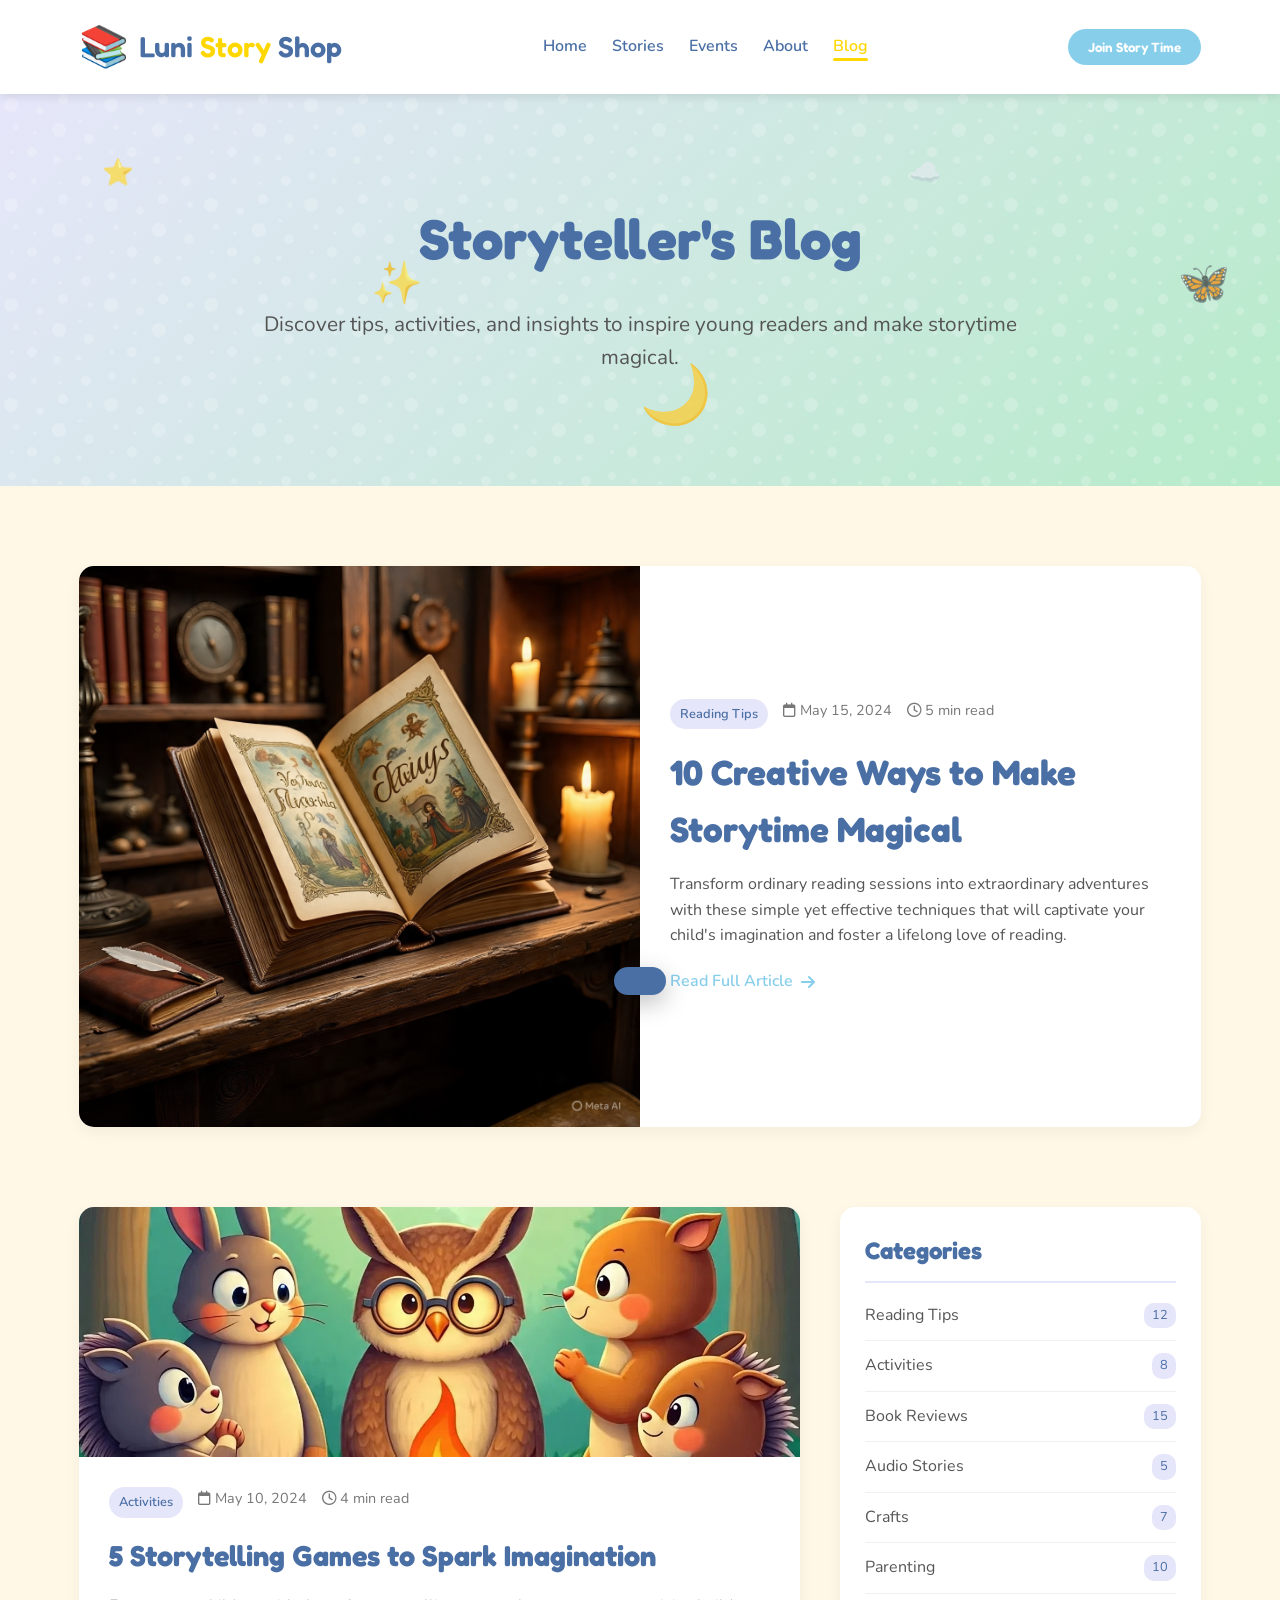
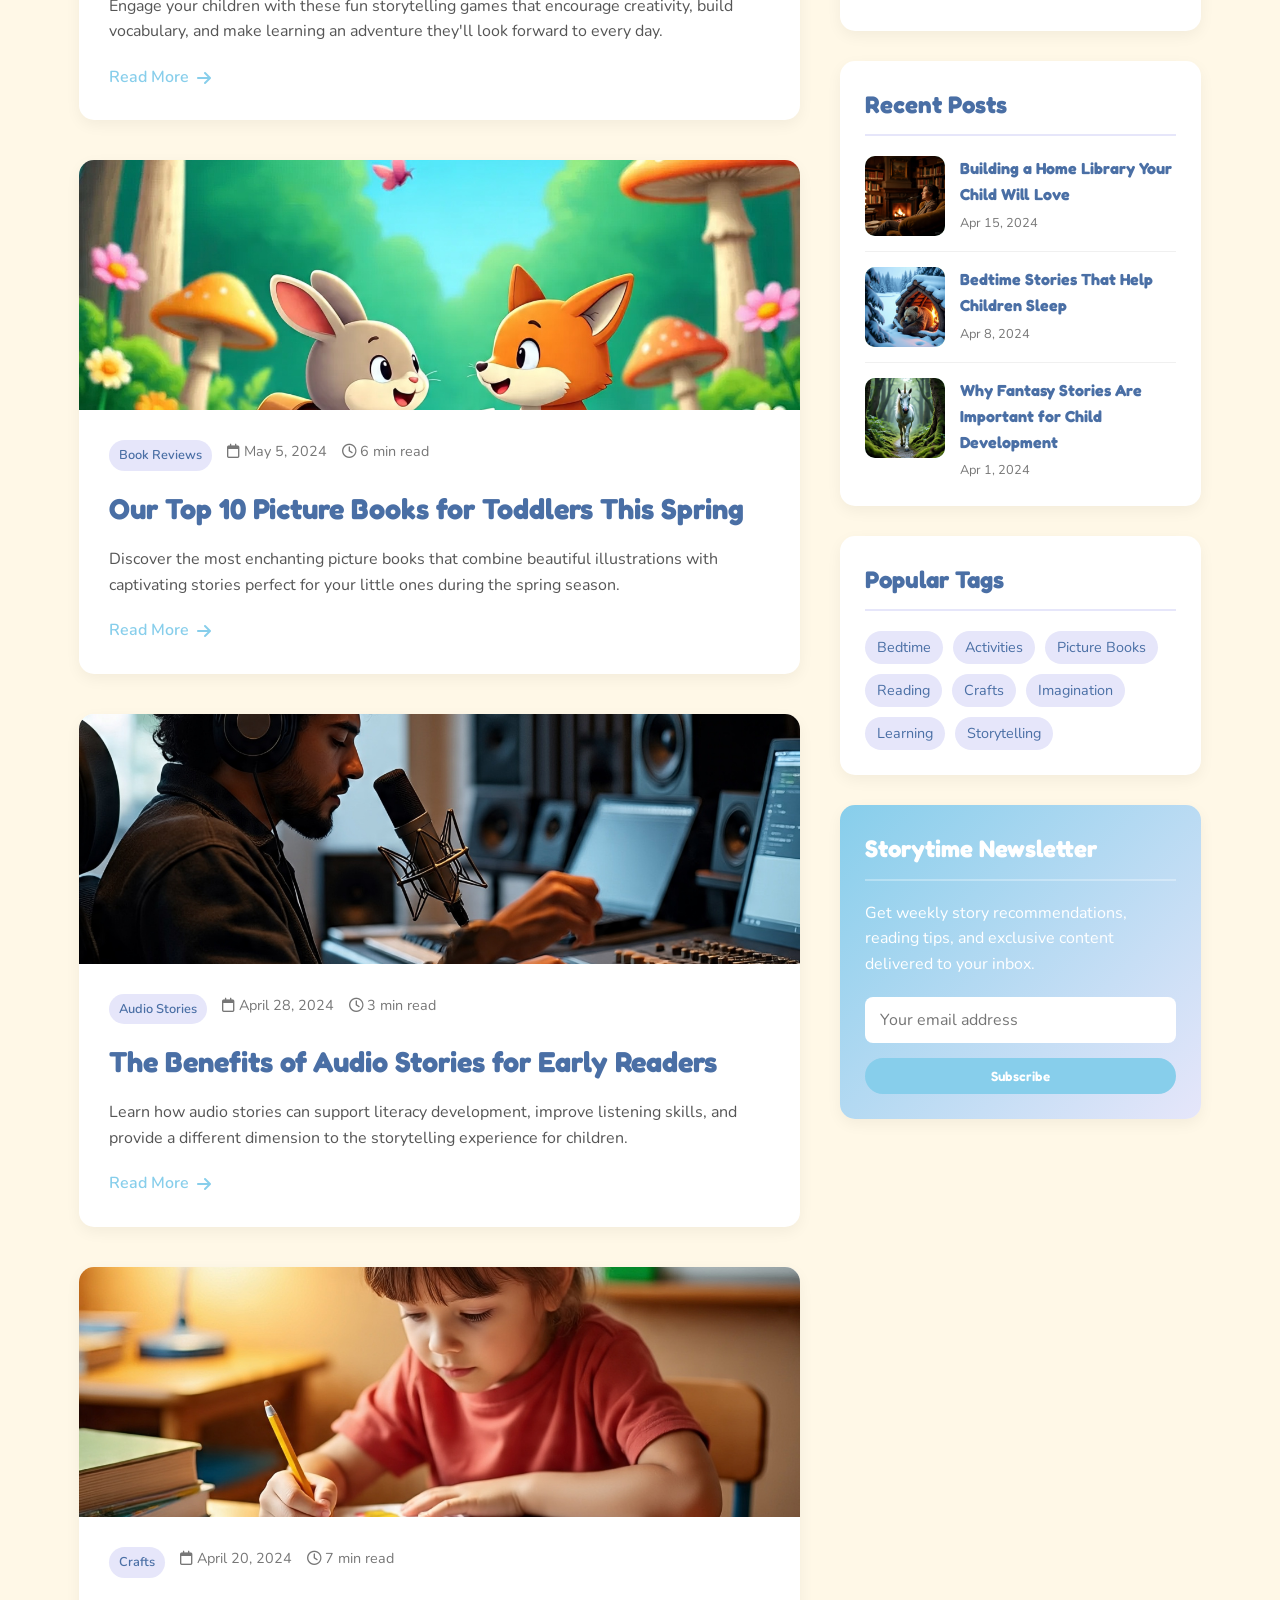
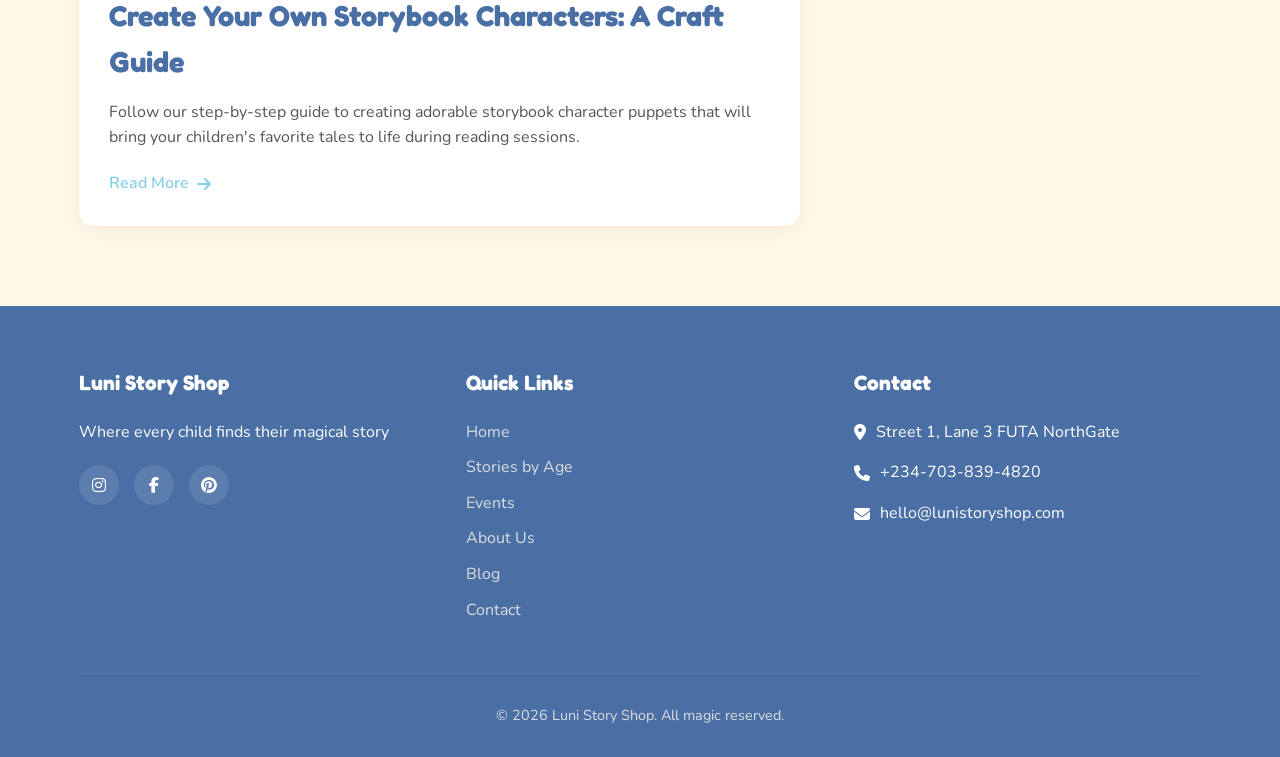
<file: blog.html>
<!DOCTYPE html>
<html lang="en">
<head>
    <meta charset="UTF-8">
    <meta name="viewport" content="width=device-width, initial-scale=1.0">
    <title>Blog - Luni Story Shop</title>
    <link href="https://fonts.googleapis.com/css2?family=Fredoka:wght@400;500;600&family=Nunito:wght@300;400;600;700&display=swap" rel="stylesheet">
    <link rel="stylesheet" href="https://cdnjs.cloudflare.com/ajax/libs/font-awesome/6.4.0/css/all.min.css">
    <style>
        :root {
            --lavender: #E6E6FA;
            --mint: #B6EBC9;
            --cream: #FFF8E7;
            --warm-brown: #8B7355;
            --gold: #FFD700;
            --sky-blue: #87CEEB;
            --dark-blue: #4A6FA5;
        }
        
        * {
            margin: 0;
            padding: 0;
            box-sizing: border-box;
        }
        
        body {
            font-family: 'Nunito', sans-serif;
            background-color: var(--cream);
            color: #333;
            line-height: 1.6;
        }
        
        h1, h2, h3, h4 {
            font-family: 'Fredoka', sans-serif;
            color: var(--dark-blue);
            margin-bottom: 1rem;
        }
        
        .container {
            width: 90%;
            max-width: 1200px;
            margin: 0 auto;
            padding: 0 15px;
        }
        
        /* Header Styles */
        header {
            background-color: white;
            box-shadow: 0 2px 10px rgba(0,0,0,0.1);
            position: sticky;
            top: 0;
            z-index: 100;
        }
        
        .header-content {
            display: flex;
            justify-content: space-between;
            align-items: center;
            padding: 15px 0;
        }
        
        .logo {
            display: flex;
            align-items: center;
            gap: 10px;
        }
        
        .logo-icon {
            font-size: 2.5rem;
            color: var(--sky-blue);
        }
        
        .logo-text {
            font-family: 'Fredoka', sans-serif;
            font-size: 1.8rem;
            font-weight: 600;
            color: var(--dark-blue);
        }
        
        .logo-text span {
            color: var(--gold);
        }
        
        nav ul {
            display: flex;
            list-style: none;
            gap: 25px;
        }
        
        nav a {
            text-decoration: none;
            color: var(--dark-blue);
            font-weight: 600;
            transition: color 0.3s;
        }
        
        nav a:hover, nav a.active {
            color: var(--sky-blue);
        }
        
        .cta-button {
            background-color: var(--sky-blue);
            color: white;
            border: none;
            padding: 10px 20px;
            border-radius: 30px;
            font-family: 'Fredoka', sans-serif;
            font-weight: 600;
            cursor: pointer;
            transition: background-color 0.3s;
        }
        
        .cta-button:hover {
            background-color: var(--dark-blue);
        }
        
        /* Page Hero */
        .page-hero {
            background: linear-gradient(135deg, var(--lavender) 0%, var(--mint) 100%);
            padding: 100px 0 80px;
            text-align: center;
            position: relative;
            overflow: hidden;
        }
        
        .page-hero::before {
            content: "";
            position: absolute;
            top: 0;
            left: 0;
            right: 0;
            bottom: 0;
            background-image: url("data:image/svg+xml,%3Csvg width='100' height='100' viewBox='0 0 100 100' xmlns='http://www.w3.org/2000/svg'%3E%3Cpath d='M11 18c3.866 0 7-3.134 7-7s-3.134-7-7-7-7 3.134-7 7 3.134 7 7 7zm48 25c3.866 0 7-3.134 7-7s-3.134-7-7-7-7 3.134-7 7 3.134 7 7 7zm-43-7c1.657 0 3-1.343 3-3s-1.343-3-3-3-3 1.343-3 3 1.343 3 3 3zm63 31c1.657 0 3-1.343 3-3s-1.343-3-3-3-3 1.343-3 3 1.343 3 3 3zM34 90c1.657 0 3-1.343 3-3s-1.343-3-3-3-3 1.343-3 3 1.343 3 3 3zm56-76c1.657 0 3-1.343 3-3s-1.343-3-3-3-3 1.343-3 3 1.343 3 3 3zM12 86c2.21 0 4-1.79 4-4s-1.79-4-4-4-4 1.79-4 4 1.79 4 4 4zm28-65c2.21 0 4-1.79 4-4s-1.79-4-4-4-4 1.79-4 4 1.79 4 4 4zm23-11c2.76 0 5-2.24 5-5s-2.24-5-5-5-5 2.24-5 5 2.24 5 5 5zm-6 60c2.21 0 4-1.79 4-4s-1.79-4-4-4-4 1.79-4 4 1.79 4 4 4zm29 22c2.76 0 5-2.24 5-5s-2.24-5-5-5-5 2.24-5 5 2.24 5 5 5zM32 63c2.76 0 5-2.24 5-5s-2.24-5-5-5-5 2.24-5 5 2.24 5 5 5zm57-13c2.76 0 5-2.24 5-5s-2.24-5-5-5-5 2.24-5 5 2.24 5 5 5zm-9-21c1.105 0 2-.895 2-2s-.895-2-2-2-2 .895-2 2 .895 2 2 2zM60 91c1.105 0 2-.895 2-2s-.895-2-2-2-2 .895-2 2 .895 2 2 2zM35 41c1.105 0 2-.895 2-2s-.895-2-2-2-2 .895-2 2 .895 2 2 2zM12 60c1.105 0 2-.895 2-2s-.895-2-2-2-2 .895-2 2 .895 2 2 2z' fill='%23ffffff' fill-opacity='0.2' fill-rule='evenodd'/%3E%3C/svg%3E");
        }
        
        .page-hero-content {
            position: relative;
            z-index: 1;
            max-width: 800px;
            margin: 0 auto;
        }
        
        .page-hero h1 {
            font-size: 3.5rem;
            margin-bottom: 1.5rem;
            color: var(--dark-blue);
        }
        
        .page-hero p {
            font-size: 1.3rem;
            margin-bottom: 2rem;
            color: #555;
        }
        
        /* Blog Layout */
        .blog-container {
            display: grid;
            grid-template-columns: 2fr 1fr;
            gap: 40px;
            padding: 80px 0;
        }
        
        /* Blog Posts */
        .blog-posts {
            display: flex;
            flex-direction: column;
            gap: 40px;
        }
        
        .blog-card {
            background-color: white;
            border-radius: 15px;
            overflow: hidden;
            box-shadow: 0 5px 15px rgba(0,0,0,0.05);
            transition: transform 0.3s;
        }
        
        .blog-card:hover {
            transform: translateY(-5px);
        }
        
        .blog-image {
            height: 250px;
            background-color: var(--mint);
            display: flex;
            align-items: center;
            justify-content: center;
            font-size: 4rem;
            color: var(--dark-blue);
        }
        
        .blog-content {
            padding: 30px;
        }
        
        .blog-meta {
            display: flex;
            gap: 15px;
            margin-bottom: 15px;
            font-size: 0.9rem;
            color: #777;
        }
        
        .blog-category {
            background-color: var(--lavender);
            color: var(--dark-blue);
            padding: 5px 10px;
            border-radius: 20px;
            font-weight: 600;
            font-size: 0.8rem;
        }
        
        .blog-title {
            font-size: 1.8rem;
            margin-bottom: 15px;
        }
        
        .blog-excerpt {
            margin-bottom: 20px;
            color: #555;
        }
        
        .read-more {
            display: inline-flex;
            align-items: center;
            gap: 8px;
            color: var(--sky-blue);
            text-decoration: none;
            font-weight: 600;
            transition: color 0.3s;
        }
        
        .read-more:hover {
            color: var(--dark-blue);
        }
        
        /* Featured Post */
        .featured-post {
            grid-column: 1 / -1;
            margin-bottom: 40px;
        }
        
        .featured-post .blog-card {
            display: grid;
            grid-template-columns: 1fr 1fr;
        }
        
        .featured-post .blog-image {
            height: 100%;
            font-size: 6rem;
        }
        
        .featured-post .blog-content {
            display: flex;
            flex-direction: column;
            justify-content: center;
        }
        
        .featured-post .blog-title {
            font-size: 2.2rem;
        }
        
        /* Sidebar */
        .sidebar {
            display: flex;
            flex-direction: column;
            gap: 30px;
        }
        
        .sidebar-widget {
            background-color: white;
            border-radius: 15px;
            padding: 25px;
            box-shadow: 0 5px 15px rgba(0,0,0,0.05);
        }
        
        .widget-title {
            font-size: 1.5rem;
            margin-bottom: 20px;
            padding-bottom: 10px;
            border-bottom: 2px solid var(--lavender);
        }
        
        .categories-list {
            list-style: none;
        }
        
        .categories-list li {
            margin-bottom: 12px;
            padding-bottom: 12px;
            border-bottom: 1px solid #f0f0f0;
        }
        
        .categories-list a {
            display: flex;
            justify-content: space-between;
            text-decoration: none;
            color: #555;
            transition: color 0.3s;
        }
        
        .categories-list a:hover {
            color: var(--sky-blue);
        }
        
        .category-count {
            background-color: var(--lavender);
            color: var(--dark-blue);
            padding: 2px 8px;
            border-radius: 10px;
            font-size: 0.8rem;
        }
        
        .recent-posts {
            list-style: none;
        }
        
        .recent-post {
            display: flex;
            gap: 15px;
            margin-bottom: 15px;
            padding-bottom: 15px;
            border-bottom: 1px solid #f0f0f0;
        }
        
        .recent-post:last-child {
            margin-bottom: 0;
            padding-bottom: 0;
            border-bottom: none;
        }
        
        .recent-post-image {
            width: 80px;
            height: 80px;
            background-color: var(--mint);
            border-radius: 10px;
            display: flex;
            align-items: center;
            justify-content: center;
            font-size: 1.5rem;
            color: var(--dark-blue);
            flex-shrink: 0;
        }
        
        .recent-post-content h4 {
            font-size: 1rem;
            margin-bottom: 5px;
        }
        
        .recent-post-content .blog-meta {
            margin-bottom: 0;
            font-size: 0.8rem;
        }
        
        .tags-cloud {
            display: flex;
            flex-wrap: wrap;
            gap: 10px;
        }
        
        .tag {
            background-color: var(--lavender);
            color: var(--dark-blue);
            padding: 5px 12px;
            border-radius: 20px;
            font-size: 0.9rem;
            text-decoration: none;
            transition: all 0.3s;
        }
        
        .tag:hover {
            background-color: var(--sky-blue);
            color: white;
        }
        
        .newsletter-widget {
            background: linear-gradient(135deg, var(--sky-blue) 0%, var(--lavender) 100%);
            color: white;
        }
        
        .newsletter-widget .widget-title {
            color: white;
            border-bottom-color: rgba(255,255,255,0.3);
        }
        
        .newsletter-widget p {
            margin-bottom: 20px;
            color: white;
        }
        
        .newsletter-form {
            display: flex;
            flex-direction: column;
            gap: 15px;
        }
        
        .newsletter-input {
            padding: 12px 15px;
            border: none;
            border-radius: 8px;
            font-family: 'Nunito', sans-serif;
            font-size: 1rem;
        }
        
        /* Pagination */
        .pagination {
            display: flex;
            justify-content: center;
            gap: 10px;
            margin-top: 40px;
        }
        
        .pagination a {
            display: flex;
            align-items: center;
            justify-content: center;
            width: 40px;
            height: 40px;
            background-color: white;
            color: var(--dark-blue);
            text-decoration: none;
            border-radius: 50%;
            font-weight: 600;
            transition: all 0.3s;
        }
        
        .pagination a:hover, .pagination a.active {
            background-color: var(--sky-blue);
            color: white;
        }
        
        /* Footer */
        footer {
            background-color: var(--dark-blue);
            color: white;
            padding: 60px 0 30px;
        }
        
        .footer-content {
            display: grid;
            grid-template-columns: repeat(auto-fit, minmax(200px, 1fr));
            gap: 40px;
            margin-bottom: 40px;
        }
        
        .footer-column h3 {
            color: white;
            margin-bottom: 20px;
            font-size: 1.3rem;
        }
        
        .footer-links {
            list-style: none;
        }
        
        .footer-links li {
            margin-bottom: 10px;
        }
        
        .footer-links a {
            color: #ddd;
            text-decoration: none;
            transition: color 0.3s;
        }
        
        .footer-links a:hover {
            color: var(--gold);
        }
        
        .contact-info {
            display: flex;
            flex-direction: column;
            gap: 15px;
        }
        
        .contact-item {
            display: flex;
            align-items: center;
            gap: 10px;
        }
        
        .social-icons {
            display: flex;
            gap: 15px;
            margin-top: 20px;
        }
        
        .social-icon {
            display: flex;
            align-items: center;
            justify-content: center;
            width: 40px;
            height: 40px;
            background-color: rgba(255,255,255,0.1);
            border-radius: 50%;
            color: white;
            text-decoration: none;
            transition: background-color 0.3s;
        }
        
        .social-icon:hover {
            background-color: var(--gold);
        }
        
        .footer-bottom {
            text-align: center;
            padding-top: 30px;
            border-top: 1px solid rgba(255,255,255,0.1);
            color: #ddd;
            font-size: 0.9rem;
        }
        
        /* Responsive Design */
        @media (max-width: 968px) {
            .blog-container {
                grid-template-columns: 1fr;
            }
            
            .featured-post .blog-card {
                grid-template-columns: 1fr;
            }
            
            .featured-post .blog-image {
                height: 250px;
            }
        }
        
        @media (max-width: 768px) {
            .header-content {
                flex-direction: column;
                gap: 15px;
            }
            
            nav ul {
                gap: 15px;
            }
            
            .page-hero h1 {
                font-size: 2.5rem;
            }
        }
    </style>
<link rel="preconnect" href="https://fonts.googleapis.com"><link href="https://fonts.googleapis.com/css2?family=Fredoka:wght@400;600&family=Nunito:wght@400;600;700&display=swap" rel="stylesheet"><link rel="stylesheet" href="https://cdnjs.cloudflare.com/ajax/libs/font-awesome/6.5.1/css/all.min.css"><link rel="stylesheet" href="css/extras.css"></head>
<body>
    <!-- Header -->
    <header>
        <div class="container">
            <div class="header-content">
                <div class="logo">
                    <div class="logo-icon">📚</div>
                    <div class="logo-text">Luni <span>Story</span> Shop</div>
                </div>
                <nav>
                    <ul>
                        <li><a href="index.html">Home</a></li>
                        <li><a href="stories.html">Stories</a></li>
                        <li><a href="events.html">Events</a></li>
                        <li><a href="about.html">About</a></li>
                        <li><a href="blog.html" class="active">Blog</a></li>
                    </ul>
                </nav>
                <button class="cta-button">Join Story Time</button>
            </div>
        </div>
    </header>

    <!-- Page Hero -->
    <section class="page-hero">
        <div class="container">
            <div class="page-hero-content">
                <h1>Storyteller's Blog</h1>
                <p>Discover tips, activities, and insights to inspire young readers and make storytime magical.</p>
            </div>
        </div>
    </section>

    <!-- Blog Content -->
    <div class="container">
        <div class="blog-container">
            <!-- Featured Post -->
            <div class="featured-post">
                <article class="blog-card">
                    <div class="blog-image"><img src="images/IMG-20260217-WA0006.jpg" alt="Blog illustration" loading="lazy"></div>
                    <div class="blog-content">
                        <div class="blog-meta">
                            <span class="blog-category">Reading Tips</span>
                            <span><i class="far fa-calendar"></i> May 15, 2024</span>
                            <span><i class="far fa-clock"></i> 5 min read</span>
                        </div>
                        <h2 class="blog-title">10 Creative Ways to Make Storytime Magical</h2>
                        <p class="blog-excerpt">Transform ordinary reading sessions into extraordinary adventures with these simple yet effective techniques that will captivate your child's imagination and foster a lifelong love of reading.</p>
                        <a href="#" class="read-more">Read Full Article <i class="fas fa-arrow-right"></i></a>
                    </div>
                </article>
            </div>

            <!-- Blog Posts -->
            <div class="blog-posts">
                <article class="blog-card">
                    <div class="blog-image"><img src="images/IMG-20260217-WA0009.jpg" alt="Blog illustration" loading="lazy"></div>
                    <div class="blog-content">
                        <div class="blog-meta">
                            <span class="blog-category">Activities</span>
                            <span><i class="far fa-calendar"></i> May 10, 2024</span>
                            <span><i class="far fa-clock"></i> 4 min read</span>
                        </div>
                        <h2 class="blog-title">5 Storytelling Games to Spark Imagination</h2>
                        <p class="blog-excerpt">Engage your children with these fun storytelling games that encourage creativity, build vocabulary, and make learning an adventure they'll look forward to every day.</p>
                        <a href="#" class="read-more">Read More <i class="fas fa-arrow-right"></i></a>
                    </div>
                </article>

                <article class="blog-card">
                    <div class="blog-image"><img src="images/IMG-20260217-WA0002.jpg" alt="Blog illustration" loading="lazy"></div>
                    <div class="blog-content">
                        <div class="blog-meta">
                            <span class="blog-category">Book Reviews</span>
                            <span><i class="far fa-calendar"></i> May 5, 2024</span>
                            <span><i class="far fa-clock"></i> 6 min read</span>
                        </div>
                        <h2 class="blog-title">Our Top 10 Picture Books for Toddlers This Spring</h2>
                        <p class="blog-excerpt">Discover the most enchanting picture books that combine beautiful illustrations with captivating stories perfect for your little ones during the spring season.</p>
                        <a href="#" class="read-more">Read More <i class="fas fa-arrow-right"></i></a>
                    </div>
                </article>

                <article class="blog-card">
                    <div class="blog-image"><img src="images/IMG-20260217-WA0029.jpg" alt="Blog illustration" loading="lazy"></div>
                    <div class="blog-content">
                        <div class="blog-meta">
                            <span class="blog-category">Audio Stories</span>
                            <span><i class="far fa-calendar"></i> April 28, 2024</span>
                            <span><i class="far fa-clock"></i> 3 min read</span>
                        </div>
                        <h2 class="blog-title">The Benefits of Audio Stories for Early Readers</h2>
                        <p class="blog-excerpt">Learn how audio stories can support literacy development, improve listening skills, and provide a different dimension to the storytelling experience for children.</p>
                        <a href="#" class="read-more">Read More <i class="fas fa-arrow-right"></i></a>
                    </div>
                </article>

                <article class="blog-card">
                    <div class="blog-image"><img src="images/IMG-20260217-WA0003.jpg" alt="Blog illustration" loading="lazy"></div>
                    <div class="blog-content">
                        <div class="blog-meta">
                            <span class="blog-category">Crafts</span>
                            <span><i class="far fa-calendar"></i> April 20, 2024</span>
                            <span><i class="far fa-clock"></i> 7 min read</span>
                        </div>
                        <h2 class="blog-title">Create Your Own Storybook Characters: A Craft Guide</h2>
                        <p class="blog-excerpt">Follow our step-by-step guide to creating adorable storybook character puppets that will bring your children's favorite tales to life during reading sessions.</p>
                        <a href="#" class="read-more">Read More <i class="fas fa-arrow-right"></i></a>
                    </div>
                </article>
            </div>

            <!-- Sidebar -->
            <div class="sidebar">
                <div class="sidebar-widget">
                    <h3 class="widget-title">Categories</h3>
                    <ul class="categories-list">
                        <li>
                            <a href="#">Reading Tips <span class="category-count">12</span></a>
                        </li>
                        <li>
                            <a href="#">Activities <span class="category-count">8</span></a>
                        </li>
                        <li>
                            <a href="#">Book Reviews <span class="category-count">15</span></a>
                        </li>
                        <li>
                            <a href="#">Audio Stories <span class="category-count">5</span></a>
                        </li>
                        <li>
                            <a href="#">Crafts <span class="category-count">7</span></a>
                        </li>
                        <li>
                            <a href="#">Parenting <span class="category-count">10</span></a>
                        </li>
                    </ul>
                </div>

                <div class="sidebar-widget">
                    <h3 class="widget-title">Recent Posts</h3>
                    <ul class="recent-posts">
                        <li class="recent-post">
                            <div class="recent-post-image"><img src="images/IMG-20260217-WA0022.jpg" alt="Blog illustration" loading="lazy"></div>
                            <div class="recent-post-content">
                                <h4>Building a Home Library Your Child Will Love</h4>
                                <div class="blog-meta">
                                    <span>Apr 15, 2024</span>
                                </div>
                            </div>
                        </li>
                        <li class="recent-post">
                            <div class="recent-post-image"><img src="images/IMG-20260217-WA0017.jpg" alt="Blog illustration" loading="lazy"></div>
                            <div class="recent-post-content">
                                <h4>Bedtime Stories That Help Children Sleep</h4>
                                <div class="blog-meta">
                                    <span>Apr 8, 2024</span>
                                </div>
                            </div>
                        </li>
                        <li class="recent-post">
                            <div class="recent-post-image"><img src="images/IMG-20260217-WA0014.jpg" alt="Blog illustration" loading="lazy"></div>
                            <div class="recent-post-content">
                                <h4>Why Fantasy Stories Are Important for Child Development</h4>
                                <div class="blog-meta">
                                    <span>Apr 1, 2024</span>
                                </div>
                            </div>
                        </li>
                    </ul>
                </div>

                <div class="sidebar-widget">
                    <h3 class="widget-title">Popular Tags</h3>
                    <div class="tags-cloud">
                        <a href="#" class="tag">Bedtime</a>
                        <a href="#" class="tag">Activities</a>
                        <a href="#" class="tag">Picture Books</a>
                        <a href="#" class="tag">Reading</a>
                        <a href="#" class="tag">Crafts</a>
                        <a href="#" class="tag">Imagination</a>
                        <a href="#" class="tag">Learning</a>
                        <a href="#" class="tag">Storytelling</a>
                    </div>
                </div>

                <div class="sidebar-widget newsletter-widget">
                    <h3 class="widget-title">Storytime Newsletter</h3>
                    <p>Get weekly story recommendations, reading tips, and exclusive content delivered to your inbox.</p>
                    <form class="newsletter-form">
                        <input type="email" class="newsletter-input" placeholder="Your email address" required>
                        <button type="submit" class="cta-button" style="width: 100%;">Subscribe</button>
                    </form>
                </div>
            </div>
        </div>

        <!-- Pagination -->
        
    </div>

    <!-- Footer -->
    <footer>
        <div class="container">
            <div class="footer-content">
                <div class="footer-column">
                    <h3>Luni Story Shop</h3>
                    <p>Where every child finds their magical story</p>
                    <div class="social-icons">
                        <a href="#" class="social-icon"><i class="fab fa-instagram"></i></a>
                        <a href="#" class="social-icon"><i class="fab fa-facebook-f"></i></a>
                        <a href="#" class="social-icon"><i class="fab fa-pinterest"></i></a>
                    </div>
                </div>
                <div class="footer-column">
                    <h3>Quick Links</h3>
                    <ul class="footer-links">
                        <li><a href="index.html">Home</a></li>
                        <li><a href="stories.html">Stories by Age</a></li>
                        <li><a href="events.html">Events</a></li>
                        <li><a href="about.html">About Us</a></li>
                        <li><a href="blog.html">Blog</a></li>
                        <li><a href="about.html#contact">Contact</a></li>
                    </ul>
                </div>
                <div class="footer-column">
                    <h3>Contact</h3>
                    <div class="contact-info">
                        <div class="contact-item">
                            <i class="fas fa-map-marker-alt"></i>
                            <span>Street 1, Lane 3 FUTA NorthGate</span>
                        </div>
                        <div class="contact-item">
                            <i class="fas fa-phone"></i>
                            <span>+234-703-839-4820</span>
                        </div>
                        <div class="contact-item">
                            <i class="fas fa-envelope"></i>
                            <span>hello@lunistoryshop.com</span>
                        </div>
                    </div>
                </div>
            </div>
            <div class="footer-bottom">
                <p>&copy; <span id="year">2026</span> Luni Story Shop. All magic reserved.</p>
            </div>
        </div>
    </footer>

    <script src="js/data.js"></script><script src="js/main.js"></script></body>
</html>
</file>
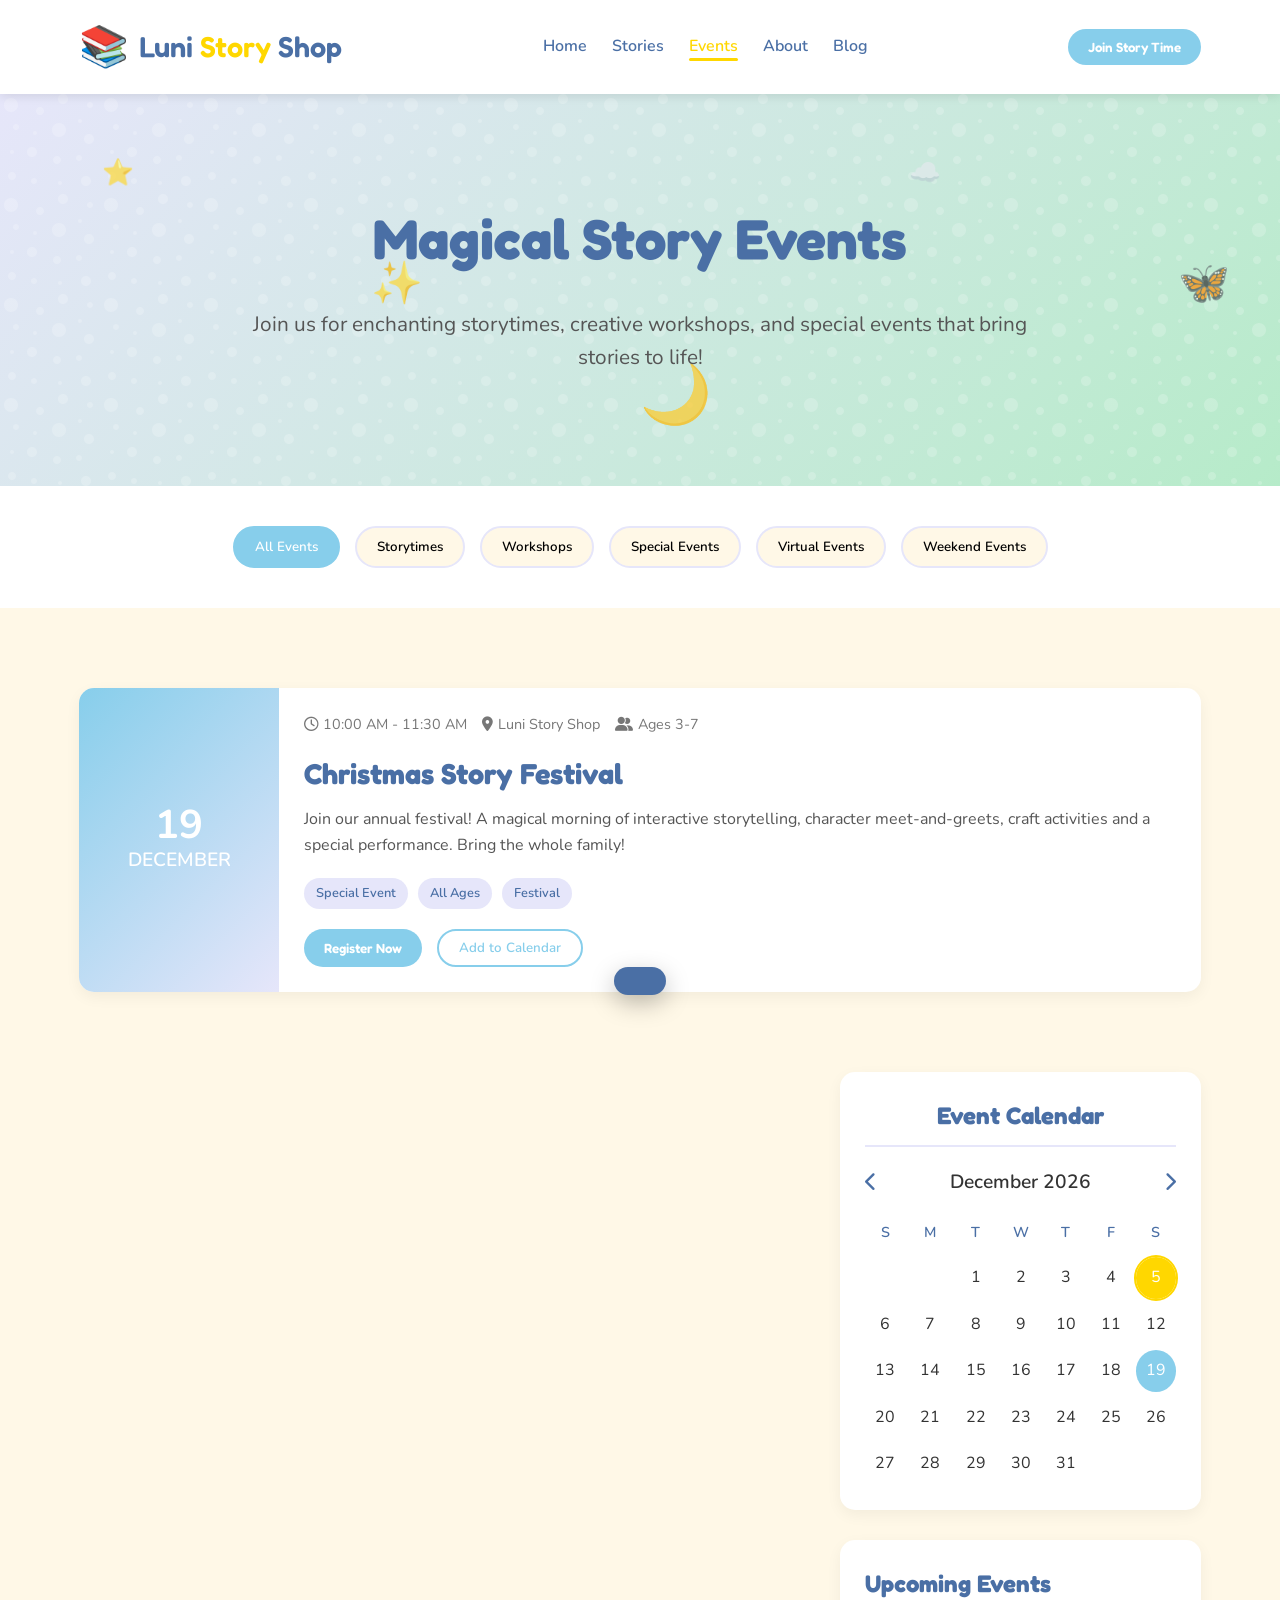
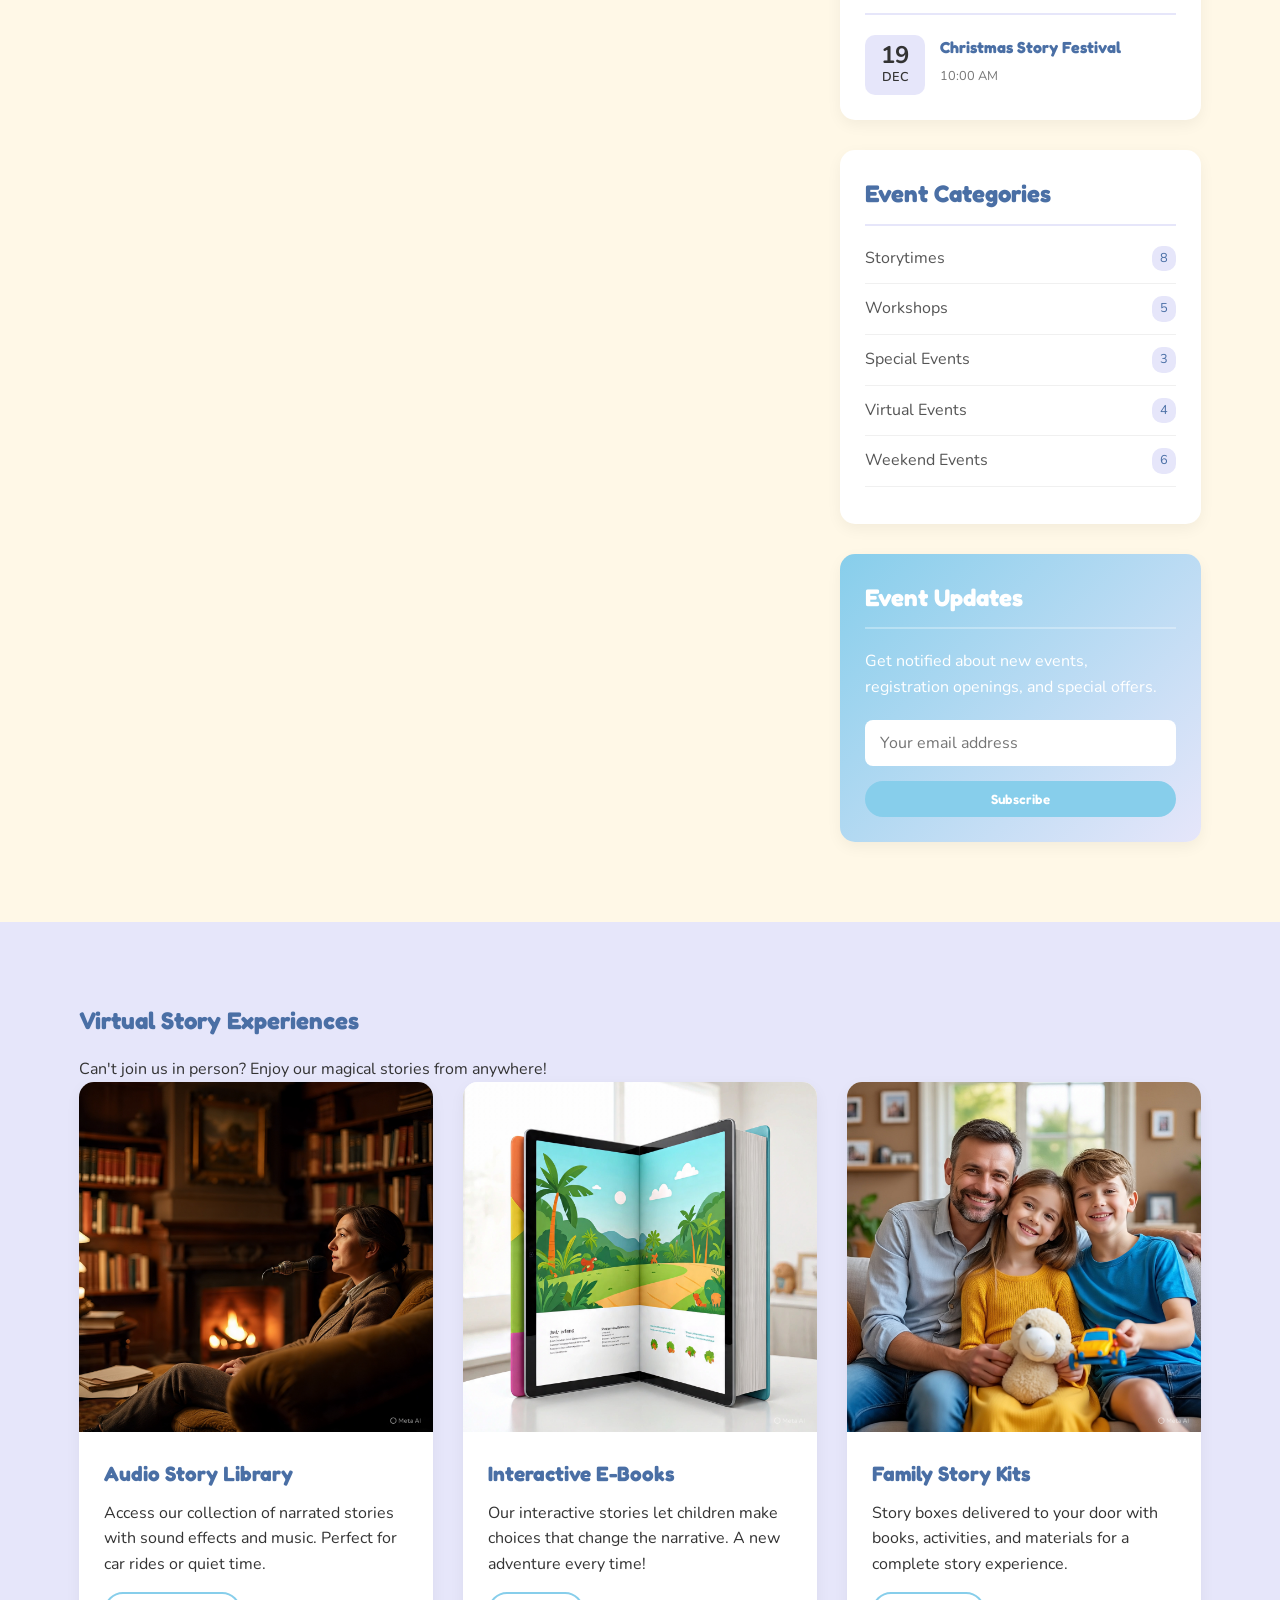
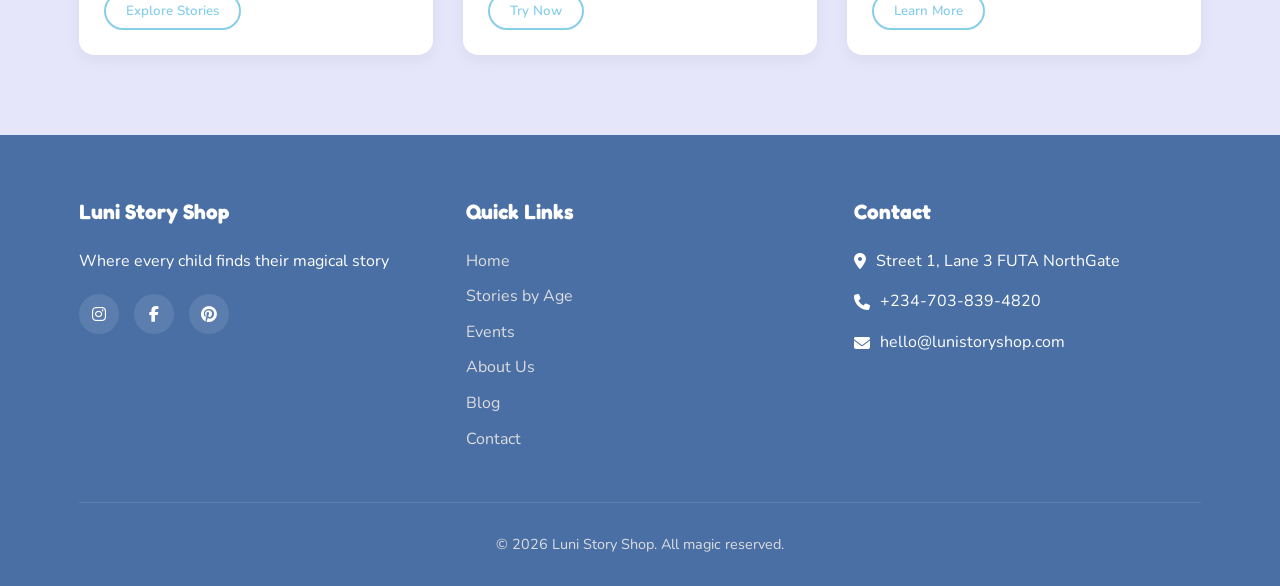
<file: events.html>
<!DOCTYPE html>
<html lang="en">
<head>
    <meta charset="UTF-8">
    <meta name="viewport" content="width=device-width, initial-scale=1.0">
    <title>Events - Luni Story Shop</title>
    <style>
        :root {
            --lavender: #E6E6FA;
            --mint: #B6EBC9;
            --cream: #FFF8E7;
            --warm-brown: #8B7355;
            --gold: #FFD700;
            --sky-blue: #87CEEB;
            --dark-blue: #4A6FA5;
        }
        
        * {
            margin: 0;
            padding: 0;
            box-sizing: border-box;
        }
        
        body {
            font-family: 'Nunito', sans-serif;
            background-color: var(--cream);
            color: #333;
            line-height: 1.6;
        }
        
        h1, h2, h3, h4 {
            font-family: 'Fredoka', sans-serif;
            color: var(--dark-blue);
            margin-bottom: 1rem;
        }
        
        .container {
            width: 90%;
            max-width: 1200px;
            margin: 0 auto;
            padding: 0 15px;
        }
        
        /* Header Styles */
        header {
            background-color: white;
            box-shadow: 0 2px 10px rgba(0,0,0,0.1);
            position: sticky;
            top: 0;
            z-index: 100;
        }
        
        .header-content {
            display: flex;
            justify-content: space-between;
            align-items: center;
            padding: 15px 0;
        }
        
        .logo {
            display: flex;
            align-items: center;
            gap: 10px;
        }
        
        .logo-icon {
            font-size: 2.5rem;
            color: var(--sky-blue);
        }
        
        .logo-text {
            font-family: 'Fredoka', sans-serif;
            font-size: 1.8rem;
            font-weight: 600;
            color: var(--dark-blue);
        }
        
        .logo-text span {
            color: var(--gold);
        }
        
        nav ul {
            display: flex;
            list-style: none;
            gap: 25px;
        }
        
        nav a {
            text-decoration: none;
            color: var(--dark-blue);
            font-weight: 600;
            transition: color 0.3s;
        }
        
        nav a:hover, nav a.active {
            color: var(--sky-blue);
        }
        
        .cta-button {
            background-color: var(--sky-blue);
            color: white;
            border: none;
            padding: 10px 20px;
            border-radius: 30px;
            font-family: 'Fredoka', sans-serif;
            font-weight: 600;
            cursor: pointer;
            transition: background-color 0.3s;
        }
        
        .cta-button:hover {
            background-color: var(--dark-blue);
        }
        
        /* Page Hero */
        .page-hero {
            background: linear-gradient(135deg, var(--lavender) 0%, var(--mint) 100%);
            padding: 100px 0 80px;
            text-align: center;
            position: relative;
            overflow: hidden;
        }
        
        .page-hero::before {
            content: "";
            position: absolute;
            top: 0;
            left: 0;
            right: 0;
            bottom: 0;
            background-image: url("data:image/svg+xml,%3Csvg width='100' height='100' viewBox='0 0 100 100' xmlns='http://www.w3.org/2000/svg'%3E%3Cpath d='M11 18c3.866 0 7-3.134 7-7s-3.134-7-7-7-7 3.134-7 7 3.134 7 7 7zm48 25c3.866 0 7-3.134 7-7s-3.134-7-7-7-7 3.134-7 7 3.134 7 7 7zm-43-7c1.657 0 3-1.343 3-3s-1.343-3-3-3-3 1.343-3 3 1.343 3 3 3zm63 31c1.657 0 3-1.343 3-3s-1.343-3-3-3-3 1.343-3 3 1.343 3 3 3zM34 90c1.657 0 3-1.343 3-3s-1.343-3-3-3-3 1.343-3 3 1.343 3 3 3zm56-76c1.657 0 3-1.343 3-3s-1.343-3-3-3-3 1.343-3 3 1.343 3 3 3zM12 86c2.21 0 4-1.79 4-4s-1.79-4-4-4-4 1.79-4 4 1.79 4 4 4zm28-65c2.21 0 4-1.79 4-4s-1.79-4-4-4-4 1.79-4 4 1.79 4 4 4zm23-11c2.76 0 5-2.24 5-5s-2.24-5-5-5-5 2.24-5 5 2.24 5 5 5zm-6 60c2.21 0 4-1.79 4-4s-1.79-4-4-4-4 1.79-4 4 1.79 4 4 4zm29 22c2.76 0 5-2.24 5-5s-2.24-5-5-5-5 2.24-5 5 2.24 5 5 5zM32 63c2.76 0 5-2.24 5-5s-2.24-5-5-5-5 2.24-5 5 2.24 5 5 5zm57-13c2.76 0 5-2.24 5-5s-2.24-5-5-5-5 2.24-5 5 2.24 5 5 5zm-9-21c1.105 0 2-.895 2-2s-.895-2-2-2-2 .895-2 2 .895 2 2 2zM60 91c1.105 0 2-.895 2-2s-.895-2-2-2-2 .895-2 2 .895 2 2 2zM35 41c1.105 0 2-.895 2-2s-.895-2-2-2-2 .895-2 2 .895 2 2 2zM12 60c1.105 0 2-.895 2-2s-.895-2-2-2-2 .895-2 2 .895 2 2 2z' fill='%23ffffff' fill-opacity='0.2' fill-rule='evenodd'/%3E%3C/svg%3E");
        }
        
        .page-hero-content {
            position: relative;
            z-index: 1;
            max-width: 800px;
            margin: 0 auto;
        }
        
        .page-hero h1 {
            font-size: 3.5rem;
            margin-bottom: 1.5rem;
            color: var(--dark-blue);
        }
        
        .page-hero p {
            font-size: 1.3rem;
            margin-bottom: 2rem;
            color: #555;
        }
        
        /* Event Filters */
        .event-filters {
            padding: 40px 0;
            background-color: white;
        }
        
        .filter-container {
            display: flex;
            justify-content: center;
            flex-wrap: wrap;
            gap: 15px;
        }
        
        .filter-btn {
            background-color: var(--cream);
            border: 2px solid var(--lavender);
            padding: 10px 20px;
            border-radius: 30px;
            font-family: 'Nunito', sans-serif;
            font-weight: 600;
            cursor: pointer;
            transition: all 0.3s;
        }
        
        .filter-btn.active, .filter-btn:hover {
            background-color: var(--sky-blue);
            color: white;
            border-color: var(--sky-blue);
        }
        
        /* Events Layout */
        .events-container {
            display: grid;
            grid-template-columns: 2fr 1fr;
            gap: 40px;
            padding: 80px 0;
        }
        
        /* Events List */
        .events-list {
            display: flex;
            flex-direction: column;
            gap: 30px;
        }
        
        .event-card {
            background-color: white;
            border-radius: 15px;
            overflow: hidden;
            box-shadow: 0 5px 15px rgba(0,0,0,0.05);
            display: grid;
            grid-template-columns: 150px 1fr;
            transition: transform 0.3s;
        }
        
        .event-card:hover {
            transform: translateY(-5px);
        }
        
        .event-date {
            background-color: var(--sky-blue);
            color: white;
            display: flex;
            flex-direction: column;
            align-items: center;
            justify-content: center;
            padding: 20px;
        }
        
        .event-day {
            font-size: 2.5rem;
            font-weight: 700;
            line-height: 1;
        }
        
        .event-month {
            font-size: 1.2rem;
            font-weight: 600;
        }
        
        .event-content {
            padding: 25px;
        }
        
        .event-meta {
            display: flex;
            gap: 15px;
            margin-bottom: 15px;
            font-size: 0.9rem;
            color: #777;
        }
        
        .event-meta span {
            display: flex;
            align-items: center;
            gap: 5px;
        }
        
        .event-title {
            font-size: 1.5rem;
            margin-bottom: 10px;
        }
        
        .event-excerpt {
            margin-bottom: 20px;
            color: #555;
        }
        
        .event-tags {
            display: flex;
            gap: 10px;
            margin-bottom: 20px;
        }
        
        .event-tag {
            background-color: var(--lavender);
            color: var(--dark-blue);
            padding: 5px 12px;
            border-radius: 20px;
            font-size: 0.8rem;
            font-weight: 600;
        }
        
        .event-actions {
            display: flex;
            gap: 15px;
        }
        
        .btn-outline {
            background-color: transparent;
            color: var(--sky-blue);
            border: 2px solid var(--sky-blue);
            padding: 8px 20px;
            border-radius: 30px;
            font-family: 'Nunito', sans-serif;
            font-weight: 600;
            cursor: pointer;
            transition: all 0.3s;
        }
        
        .btn-outline:hover {
            background-color: var(--sky-blue);
            color: white;
        }
        
        /* Featured Event */
        .featured-event {
            grid-column: 1 / -1;
            margin-bottom: 40px;
        }
        
        .featured-event .event-card {
            grid-template-columns: 200px 1fr;
        }
        
        .featured-event .event-date {
            background: linear-gradient(135deg, var(--sky-blue) 0%, var(--lavender) 100%);
        }
        
        .featured-event .event-title {
            font-size: 1.8rem;
        }
        
        /* Sidebar */
        .sidebar {
            display: flex;
            flex-direction: column;
            gap: 30px;
        }
        
        .sidebar-widget {
            background-color: white;
            border-radius: 15px;
            padding: 25px;
            box-shadow: 0 5px 15px rgba(0,0,0,0.05);
        }
        
        .widget-title {
            font-size: 1.5rem;
            margin-bottom: 20px;
            padding-bottom: 10px;
            border-bottom: 2px solid var(--lavender);
        }
        
        .calendar-widget {
            text-align: center;
        }
        
        .calendar-header {
            display: flex;
            justify-content: space-between;
            align-items: center;
            margin-bottom: 15px;
        }
        
        .calendar-nav {
            background: none;
            border: none;
            font-size: 1.2rem;
            cursor: pointer;
            color: var(--dark-blue);
        }
        
        .calendar-month {
            font-weight: 600;
            font-size: 1.2rem;
        }
        
        .calendar-grid {
            display: grid;
            grid-template-columns: repeat(7, 1fr);
            gap: 5px;
        }
        
        .calendar-day {
            padding: 8px 5px;
            font-size: 0.9rem;
            font-weight: 600;
            color: var(--dark-blue);
        }
        
        .calendar-date {
            padding: 8px 5px;
            border-radius: 50%;
            cursor: pointer;
            transition: background-color 0.3s;
        }
        
        .calendar-date:hover {
            background-color: var(--lavender);
        }
        
        .calendar-date.event {
            background-color: var(--sky-blue);
            color: white;
        }
        
        .calendar-date.today {
            background-color: var(--gold);
            color: white;
        }
        
        .upcoming-events {
            list-style: none;
        }
        
        .upcoming-event {
            display: flex;
            gap: 15px;
            margin-bottom: 15px;
            padding-bottom: 15px;
            border-bottom: 1px solid #f0f0f0;
        }
        
        .upcoming-event:last-child {
            margin-bottom: 0;
            padding-bottom: 0;
            border-bottom: none;
        }
        
        .upcoming-date {
            width: 60px;
            height: 60px;
            background-color: var(--lavender);
            border-radius: 10px;
            display: flex;
            flex-direction: column;
            align-items: center;
            justify-content: center;
            flex-shrink: 0;
        }
        
        .upcoming-day {
            font-size: 1.5rem;
            font-weight: 700;
            line-height: 1;
        }
        
        .upcoming-month {
            font-size: 0.8rem;
            font-weight: 600;
        }
        
        .upcoming-content h4 {
            font-size: 1rem;
            margin-bottom: 5px;
        }
        
        .upcoming-content .event-meta {
            margin-bottom: 0;
            font-size: 0.8rem;
        }
        
        .categories-list {
            list-style: none;
        }
        
        .categories-list li {
            margin-bottom: 12px;
            padding-bottom: 12px;
            border-bottom: 1px solid #f0f0f0;
        }
        
        .categories-list a {
            display: flex;
            justify-content: space-between;
            text-decoration: none;
            color: #555;
            transition: color 0.3s;
        }
        
        .categories-list a:hover {
            color: var(--sky-blue);
        }
        
        .category-count {
            background-color: var(--lavender);
            color: var(--dark-blue);
            padding: 2px 8px;
            border-radius: 10px;
            font-size: 0.8rem;
        }
        
        .newsletter-widget {
            background: linear-gradient(135deg, var(--sky-blue) 0%, var(--lavender) 100%);
            color: white;
        }
        
        .newsletter-widget .widget-title {
            color: white;
            border-bottom-color: rgba(255,255,255,0.3);
        }
        
        .newsletter-widget p {
            margin-bottom: 20px;
            color: white;
        }
        
        .newsletter-form {
            display: flex;
            flex-direction: column;
            gap: 15px;
        }
        
        .newsletter-input {
            padding: 12px 15px;
            border: none;
            border-radius: 8px;
            font-family: 'Nunito', sans-serif;
            font-size: 1rem;
        }
        
        /* Virtual Events */
        .virtual-events {
            padding: 80px 0;
            background-color: var(--lavender);
        }
        
        .virtual-events-grid {
            display: grid;
            grid-template-columns: repeat(auto-fit, minmax(300px, 1fr));
            gap: 30px;
        }
        
        .virtual-event-card {
            background-color: white;
            border-radius: 15px;
            overflow: hidden;
            box-shadow: 0 5px 15px rgba(0,0,0,0.05);
            transition: transform 0.3s;
        }
        
        .virtual-event-card:hover {
            transform: translateY(-5px);
        }
        
        .virtual-event-image {
            height: 350px;
            background-color: var(--mint);
            display: flex;
            align-items: center;
            justify-content: center;
            font-size: 4rem;
            color: var(--dark-blue);
        }
        
        .virtual-event-content {
            padding: 25px;
        }
        
        .virtual-event-title {
            font-size: 1.3rem;
            margin-bottom: 10px;
        }
        
        /* Footer */
        footer {
            background-color: var(--dark-blue);
            color: white;
            padding: 60px 0 30px;
        }
        
        .footer-content {
            display: grid;
            grid-template-columns: repeat(auto-fit, minmax(200px, 1fr));
            gap: 40px;
            margin-bottom: 40px;
        }
        
        .footer-column h3 {
            color: white;
            margin-bottom: 20px;
            font-size: 1.3rem;
        }
        
        .footer-links {
            list-style: none;
        }
        
        .footer-links li {
            margin-bottom: 10px;
        }
        
        .footer-links a {
            color: #ddd;
            text-decoration: none;
            transition: color 0.3s;
        }
        
        .footer-links a:hover {
            color: var(--gold);
        }
        
        .contact-info {
            display: flex;
            flex-direction: column;
            gap: 15px;
        }
        
        .contact-item {
            display: flex;
            align-items: center;
            gap: 10px;
        }
        
        .social-icons {
            display: flex;
            gap: 15px;
            margin-top: 20px;
        }
        
        .social-icon {
            display: flex;
            align-items: center;
            justify-content: center;
            width: 40px;
            height: 40px;
            background-color: rgba(255,255,255,0.1);
            border-radius: 50%;
            color: white;
            text-decoration: none;
            transition: background-color 0.3s;
        }
        
        .social-icon:hover {
            background-color: var(--gold);
        }
        
        .footer-bottom {
            text-align: center;
            padding-top: 30px;
            border-top: 1px solid rgba(255,255,255,0.1);
            color: #ddd;
            font-size: 0.9rem;
        }
        
        /* Responsive Design */
        @media (max-width: 968px) {
            .events-container {
                grid-template-columns: 1fr;
            }
            
            .featured-event .event-card {
                grid-template-columns: 150px 1fr;
            }
        }
        
        @media (max-width: 768px) {
            .header-content {
                flex-direction: column;
                gap: 15px;
            }
            
            nav ul {
                gap: 15px;
            }
            
            .page-hero h1 {
                font-size: 2.5rem;
            }
            
            .event-card {
                grid-template-columns: 1fr;
            }
            
            .event-date {
                flex-direction: row;
                gap: 10px;
                padding: 15px;
            }
            
            .event-day {
                font-size: 2rem;
            }
        }
    </style>
<link rel="preconnect" href="https://fonts.googleapis.com"><link href="https://fonts.googleapis.com/css2?family=Fredoka:wght@400;600&family=Nunito:wght@400;600;700&display=swap" rel="stylesheet"><link rel="stylesheet" href="https://cdnjs.cloudflare.com/ajax/libs/font-awesome/6.5.1/css/all.min.css"><link rel="stylesheet" href="css/extras.css"></head>
<body>
    <!-- Header -->
    <header>
        <div class="container">
            <div class="header-content">
                <div class="logo">
                    <div class="logo-icon">📚</div>
                    <div class="logo-text">Luni <span>Story</span> Shop</div>
                </div>
                <nav>
                    <ul>
                        <li><a href="index.html">Home</a></li>
                        <li><a href="stories.html">Stories</a></li>
                        <li><a href="events.html" class="active">Events</a></li>
                        <li><a href="about.html">About</a></li>
                        <li><a href="blog.html">Blog</a></li>
                    </ul>
                </nav>
                <button class="cta-button">Join Story Time</button>
            </div>
        </div>
    </header>

    <!-- Page Hero -->
    <section class="page-hero">
        <div class="container">
            <div class="page-hero-content">
                <h1>Magical Story Events</h1>
                <p>Join us for enchanting storytimes, creative workshops, and special events that bring stories to life!</p>
            </div>
        </div>
    </section>

    <!-- Event Filters -->
    <section class="event-filters">
        <div class="container">
            <div class="filter-container">
                <button class="filter-btn active">All Events</button>
                <button class="filter-btn">Storytimes</button>
                <button class="filter-btn">Workshops</button>
                <button class="filter-btn">Special Events</button>
                <button class="filter-btn">Virtual Events</button>
                <button class="filter-btn">Weekend Events</button>
            </div>
        </div>
    </section>

    <!-- Events Content -->
    <div class="container">
        <div class="events-container">
            <!-- Featured Event -->
            <div class="featured-event">
                <article class="event-card">
                    <div class="event-date">
                        <div class="event-day">15</div>
                        <div class="event-month">JUNE</div>
                    </div>
                    <div class="event-content">
                        <div class="event-meta">
                            <span><i class="far fa-clock"></i> 10:00 AM - 11:30 AM</span>
                            <span><i class="fas fa-map-marker-alt"></i> Luni Story Shop</span>
                            <span><i class="fas fa-user-friends"></i> Ages 3-7</span>
                        </div>
                        <h2 class="event-title">Summer Story Festival</h2>
                        <p class="event-excerpt">Join us for our annual Summer Story Festival! A magical morning filled with interactive storytelling, character meet-and-greets, craft activities, and a special performance by the Storyteller's Troupe.</p>
                        <div class="event-tags">
                            <span class="event-tag">Special Event</span>
                            <span class="event-tag">All Ages</span>
                            <span class="event-tag">Festival</span>
                        </div>
                        <div class="event-actions">
                            <button class="cta-button">Register Now</button>
                            <button class="btn-outline">Add to Calendar</button>
                        </div>
                    </div>
                </article>
            </div>

            <!-- Events List -->
            <div class="events-list">
                <article class="event-card">
                    <div class="event-date">
                        <div class="event-day">02</div>
                        <div class="event-month">JUNE</div>
                    </div>
                    <div class="event-content">
                        <div class="event-meta">
                            <span><i class="far fa-clock"></i> 10:00 AM - 10:45 AM</span>
                            <span><i class="fas fa-map-marker-alt"></i> Luni Story Shop</span>
                            <span><i class="fas fa-user-friends"></i> Ages 2-5</span>
                        </div>
                        <h3 class="event-title">Magical Morning Tales</h3>
                        <p class="event-excerpt">Start your Saturday with enchanting stories, songs, and simple crafts. This week we're exploring stories about friendly forest animals.</p>
                        <div class="event-tags">
                            <span class="event-tag">Storytime</span>
                            <span class="event-tag">Weekly</span>
                        </div>
                        <div class="event-actions">
                            <button class="cta-button">Register</button>
                            <button class="btn-outline">Details</button>
                        </div>
                    </div>
                </article>

                <article class="event-card">
                    <div class="event-date">
                        <div class="event-day">05</div>
                        <div class="event-month">JUNE</div>
                    </div>
                    <div class="event-content">
                        <div class="event-meta">
                            <span><i class="far fa-clock"></i> 3:00 PM - 4:00 PM</span>
                            <span><i class="fas fa-map-marker-alt"></i> Luni Story Shop</span>
                            <span><i class="fas fa-user-friends"></i> Ages 4-8</span>
                        </div>
                        <h3 class="event-title">Animal Adventures Workshop</h3>
                        <p class="event-excerpt">Create your own animal character and build their story in this interactive workshop. Includes storytelling, drawing, and a take-home craft.</p>
                        <div class="event-tags">
                            <span class="event-tag">Workshop</span>
                            <span class="event-tag">Creative</span>
                        </div>
                        <div class="event-actions">
                            <button class="cta-button">Register</button>
                            <button class="btn-outline">Details</button>
                        </div>
                    </div>
                </article>

                <article class="event-card">
                    <div class="event-date">
                        <div class="event-day">08</div>
                        <div class="event-month">JUNE</div>
                    </div>
                    <div class="event-content">
                        <div class="event-meta">
                            <span><i class="far fa-clock"></i> 6:30 PM - 7:30 PM</span>
                            <span><i class="fas fa-video"></i> Virtual Event</span>
                            <span><i class="fas fa-user-friends"></i> All Ages</span>
                        </div>
                        <h3 class="event-title">Pajama Party Story Night</h3>
                        <p class="event-excerpt">Put on your coziest pajamas and join us for a virtual bedtime story session with calming tales, lullabies, and a special guest storyteller.</p>
                        <div class="event-tags">
                            <span class="event-tag">Virtual</span>
                            <span class="event-tag">Bedtime</span>
                        </div>
                        <div class="event-actions">
                            <button class="cta-button">Register</button>
                            <button class="btn-outline">Details</button>
                        </div>
                    </div>
                </article>

                <article class="event-card">
                    <div class="event-date">
                        <div class="event-day">12</div>
                        <div class="event-month">JUNE</div>
                    </div>
                    <div class="event-content">
                        <div class="event-meta">
                            <span><i class="far fa-clock"></i> 11:00 AM - 12:00 PM</span>
                            <span><i class="fas fa-map-marker-alt"></i> Luni Story Shop</span>
                            <span><i class="fas fa-user-friends"></i> Ages 5-9</span>
                        </div>
                        <h3 class="event-title">Create Your Own Comic Book</h3>
                        <p class="event-excerpt">Learn the basics of comic book creation - from character design to panel layout. Each child will create their own mini-comic to take home.</p>
                        <div class="event-tags">
                            <span class="event-tag">Workshop</span>
                            <span class="event-tag">Art</span>
                        </div>
                        <div class="event-actions">
                            <button class="cta-button">Register</button>
                            <button class="btn-outline">Details</button>
                        </div>
                    </div>
                </article>
            </div>

            <!-- Sidebar -->
            <div class="sidebar">
                <div class="sidebar-widget calendar-widget">
                    <h3 class="widget-title">Event Calendar</h3>
                    <div class="calendar-header">
                        <button class="calendar-nav"><i class="fas fa-chevron-left"></i></button>
                        <div class="calendar-month">June 2024</div>
                        <button class="calendar-nav"><i class="fas fa-chevron-right"></i></button>
                    </div>
                    <div class="calendar-grid">
                        <div class="calendar-day">S</div>
                        <div class="calendar-day">M</div>
                        <div class="calendar-day">T</div>
                        <div class="calendar-day">W</div>
                        <div class="calendar-day">T</div>
                        <div class="calendar-day">F</div>
                        <div class="calendar-day">S</div>
                        
                        <div class="calendar-date"></div>
                        <div class="calendar-date"></div>
                        <div class="calendar-date"></div>
                        <div class="calendar-date"></div>
                        <div class="calendar-date"></div>
                        <div class="calendar-date"></div>
                        <div class="calendar-date">1</div>
                        
                        <div class="calendar-date event">2</div>
                        <div class="calendar-date">3</div>
                        <div class="calendar-date">4</div>
                        <div class="calendar-date event">5</div>
                        <div class="calendar-date">6</div>
                        <div class="calendar-date">7</div>
                        <div class="calendar-date event">8</div>
                        
                        <div class="calendar-date">9</div>
                        <div class="calendar-date">10</div>
                        <div class="calendar-date">11</div>
                        <div class="calendar-date event">12</div>
                        <div class="calendar-date">13</div>
                        <div class="calendar-date">14</div>
                        <div class="calendar-date event today">15</div>
                        
                        <div class="calendar-date">16</div>
                        <div class="calendar-date">17</div>
                        <div class="calendar-date">18</div>
                        <div class="calendar-date">19</div>
                        <div class="calendar-date">20</div>
                        <div class="calendar-date">21</div>
                        <div class="calendar-date">22</div>
                        
                        <div class="calendar-date">23</div>
                        <div class="calendar-date">24</div>
                        <div class="calendar-date">25</div>
                        <div class="calendar-date">26</div>
                        <div class="calendar-date">27</div>
                        <div class="calendar-date">28</div>
                        <div class="calendar-date">29</div>
                        
                        <div class="calendar-date">30</div>
                        <div class="calendar-date"></div>
                        <div class="calendar-date"></div>
                        <div class="calendar-date"></div>
                        <div class="calendar-date"></div>
                        <div class="calendar-date"></div>
                        <div class="calendar-date"></div>
                    </div>
                </div>

                <div class="sidebar-widget">
                    <h3 class="widget-title">Upcoming Events</h3>
                    <ul class="upcoming-events">
                        <li class="upcoming-event">
                            <div class="upcoming-date">
                                <div class="upcoming-day">02</div>
                                <div class="upcoming-month">JUN</div>
                            </div>
                            <div class="upcoming-content">
                                <h4>Magical Morning Tales</h4>
                                <div class="event-meta">
                                    <span>10:00 AM</span>
                                </div>
                            </div>
                        </li>
                        <li class="upcoming-event">
                            <div class="upcoming-date">
                                <div class="upcoming-day">05</div>
                                <div class="upcoming-month">JUN</div>
                            </div>
                            <div class="upcoming-content">
                                <h4>Animal Adventures Workshop</h4>
                                <div class="event-meta">
                                    <span>3:00 PM</span>
                                </div>
                            </div>
                        </li>
                        <li class="upcoming-event">
                            <div class="upcoming-date">
                                <div class="upcoming-day">08</div>
                                <div class="upcoming-month">JUN</div>
                            </div>
                            <div class="upcoming-content">
                                <h4>Pajama Party Story Night</h4>
                                <div class="event-meta">
                                    <span>6:30 PM</span>
                                </div>
                            </div>
                        </li>
                    </ul>
                </div>

                <div class="sidebar-widget">
                    <h3 class="widget-title">Event Categories</h3>
                    <ul class="categories-list">
                        <li>
                            <a href="#">Storytimes <span class="category-count">8</span></a>
                        </li>
                        <li>
                            <a href="#">Workshops <span class="category-count">5</span></a>
                        </li>
                        <li>
                            <a href="#">Special Events <span class="category-count">3</span></a>
                        </li>
                        <li>
                            <a href="#">Virtual Events <span class="category-count">4</span></a>
                        </li>
                        <li>
                            <a href="#">Weekend Events <span class="category-count">6</span></a>
                        </li>
                    </ul>
                </div>

                <div class="sidebar-widget newsletter-widget">
                    <h3 class="widget-title">Event Updates</h3>
                    <p>Get notified about new events, registration openings, and special offers.</p>
                    <form class="newsletter-form">
                        <input type="email" class="newsletter-input" placeholder="Your email address" required>
                        <button type="submit" class="cta-button" style="width: 100%;">Subscribe</button>
                    </form>
                </div>
            </div>
        </div>
    </div>

    <!-- Virtual Events -->
    <section class="virtual-events">
        <div class="container">
            <div class="section-title">
                <h2>Virtual Story Experiences</h2>
                <p>Can't join us in person? Enjoy our magical stories from anywhere!</p>
            </div>
            <div class="virtual-events-grid">
                <div class="virtual-event-card">
                    <div class="virtual-event-image"><img src="images/IMG-20260217-WA0022.jpg" alt="📖✨" height="100%" width="100%"  ></div>
                    <div class="virtual-event-content">
                        <h3 class="virtual-event-title">Audio Story Library</h3>
                        <p>Access our collection of narrated stories with sound effects and music. Perfect for car rides or quiet time.</p>
                        <button class="btn-outline" style="margin-top: 15px;">Explore Stories</button>
                    </div>
                </div>
                <div class="virtual-event-card">
                    <div class="virtual-event-image"><img src="images/IMG-20260217-WA0023.jpg" alt="📖✨" height="100%" width="100%"   ></div>
                    <div class="virtual-event-content">
                        <h3 class="virtual-event-title">Interactive E-Books</h3>
                        <p>Our interactive stories let children make choices that change the narrative. A new adventure every time!</p>
                        <button class="btn-outline" style="margin-top: 15px;">Try Now</button>
                    </div>
                </div>
                <div class="virtual-event-card">
                    <div class="virtual-event-image"><img src="images/IMG-20260217-WA0024.jpg" alt="📖✨" height="100%" width="100%"  ></div>
                    <div class="virtual-event-content">
                        <h3 class="virtual-event-title">Family Story Kits</h3>
                        <p>Story boxes delivered to your door with books, activities, and materials for a complete story experience.</p>
                        <button class="btn-outline" style="margin-top: 15px;">Learn More</button>
                    </div>
                </div>
            </div>
        </div>
    </section>

    <!-- Footer -->
    <footer>
        <div class="container">
            <div class="footer-content">
                <div class="footer-column">
                    <h3>Luni Story Shop</h3>
                    <p>Where every child finds their magical story</p>
                    <div class="social-icons">
                        <a href="#" class="social-icon"><i class="fab fa-instagram"></i></a>
                        <a href="#" class="social-icon"><i class="fab fa-facebook-f"></i></a>
                        <a href="#" class="social-icon"><i class="fab fa-pinterest"></i></a>
                    </div>
                </div>
                <div class="footer-column">
                    <h3>Quick Links</h3>
                    <ul class="footer-links">
                        <li><a href="index.html">Home</a></li>
                        <li><a href="stories.html">Stories by Age</a></li>
                        <li><a href="events.html">Events</a></li>
                        <li><a href="about.html">About Us</a></li>
                        <li><a href="blog.html">Blog</a></li>
                        <li><a href="about.html#contact">Contact</a></li>
                    </ul>
                </div>
                <div class="footer-column">
                    <h3>Contact</h3>
                    <div class="contact-info">
                        <div class="contact-item">
                            <i class="fas fa-map-marker-alt"></i>
                            <span>Street 1, Lane 3 FUTA NorthGate</span>
                        </div>
                        <div class="contact-item">
                            <i class="fas fa-phone"></i>
                            <span>+234-703-839-4820</span>
                        </div>
                        <div class="contact-item">
                            <i class="fas fa-envelope"></i>
                            <span>hello@lunistoryshop.com</span>
                        </div>
                    </div>
                </div>
            </div>
            <div class="footer-bottom">
                <p>&copy; <span id="year">2026</span> Luni Story Shop. All magic reserved.</p>
            </div>
        </div>
    </footer>

    <script src="js/data.js"></script><script src="js/main.js"></script></body>
</html>
</file>
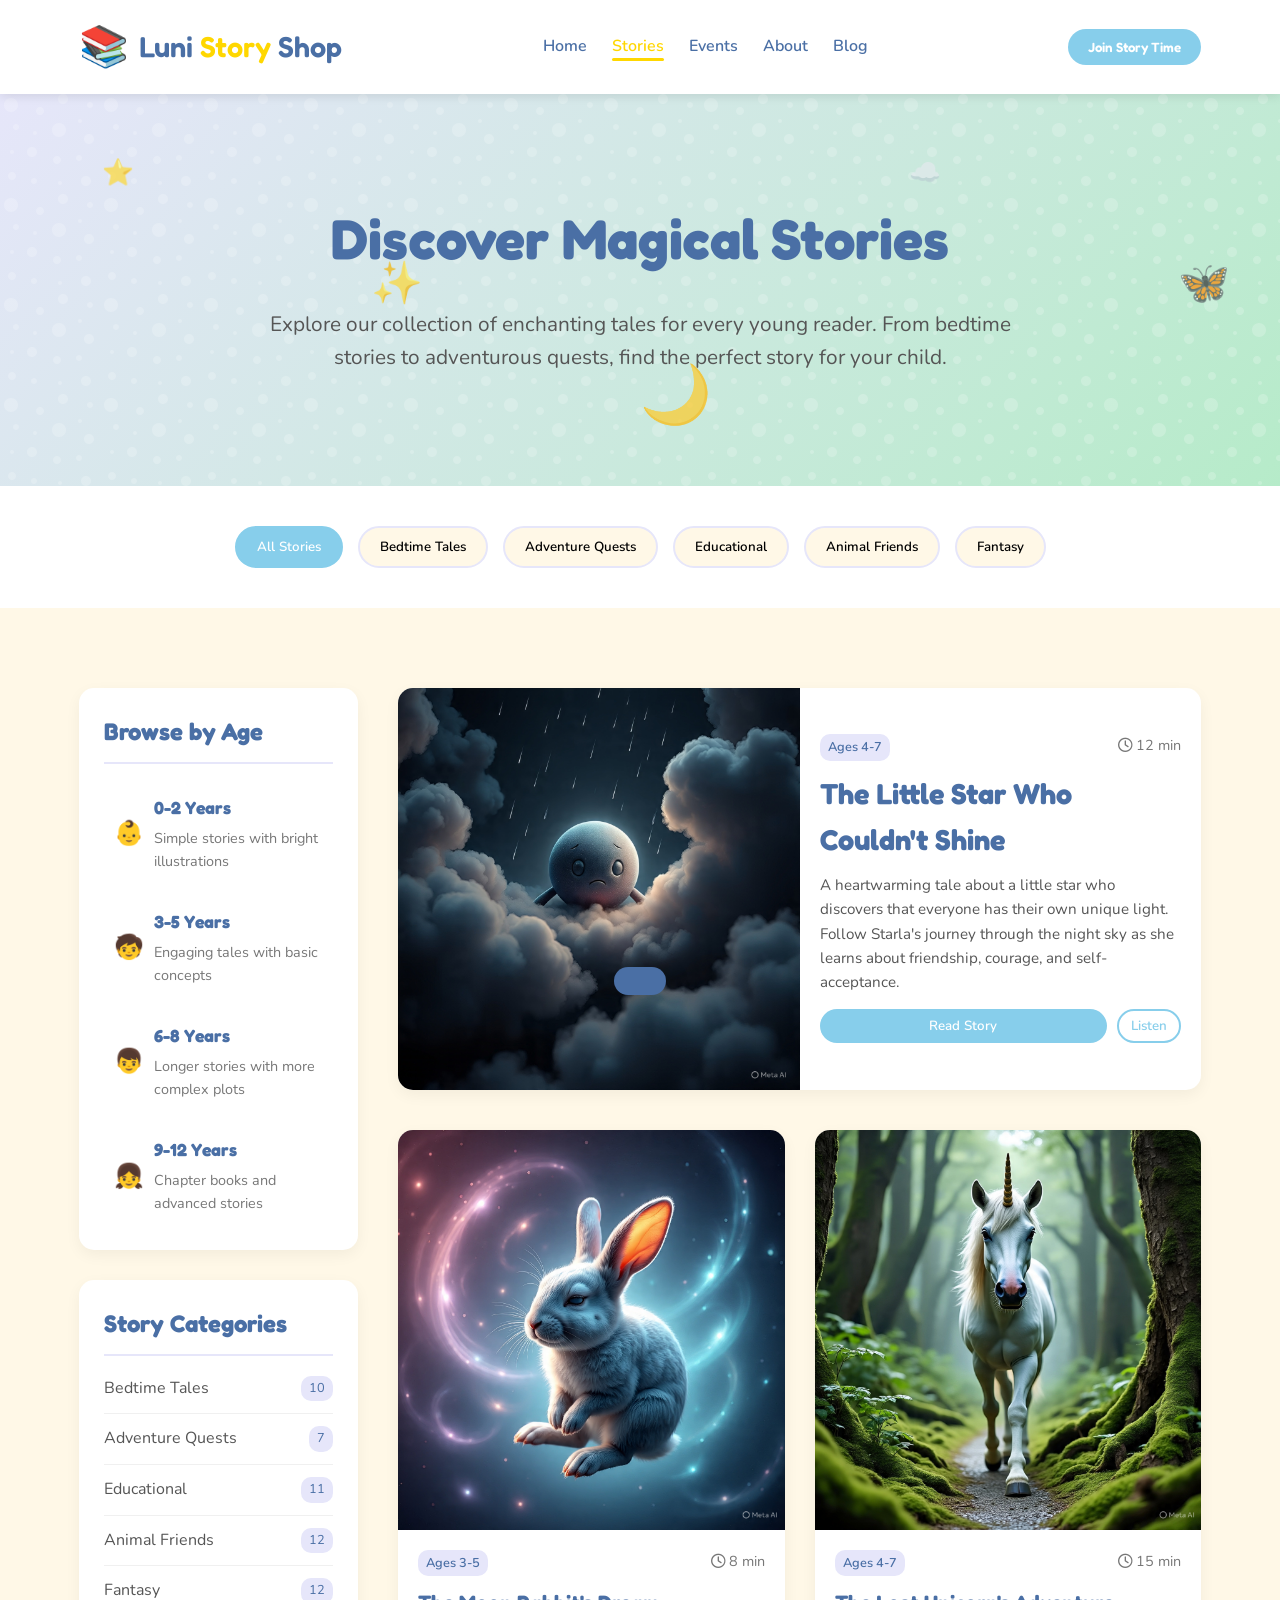
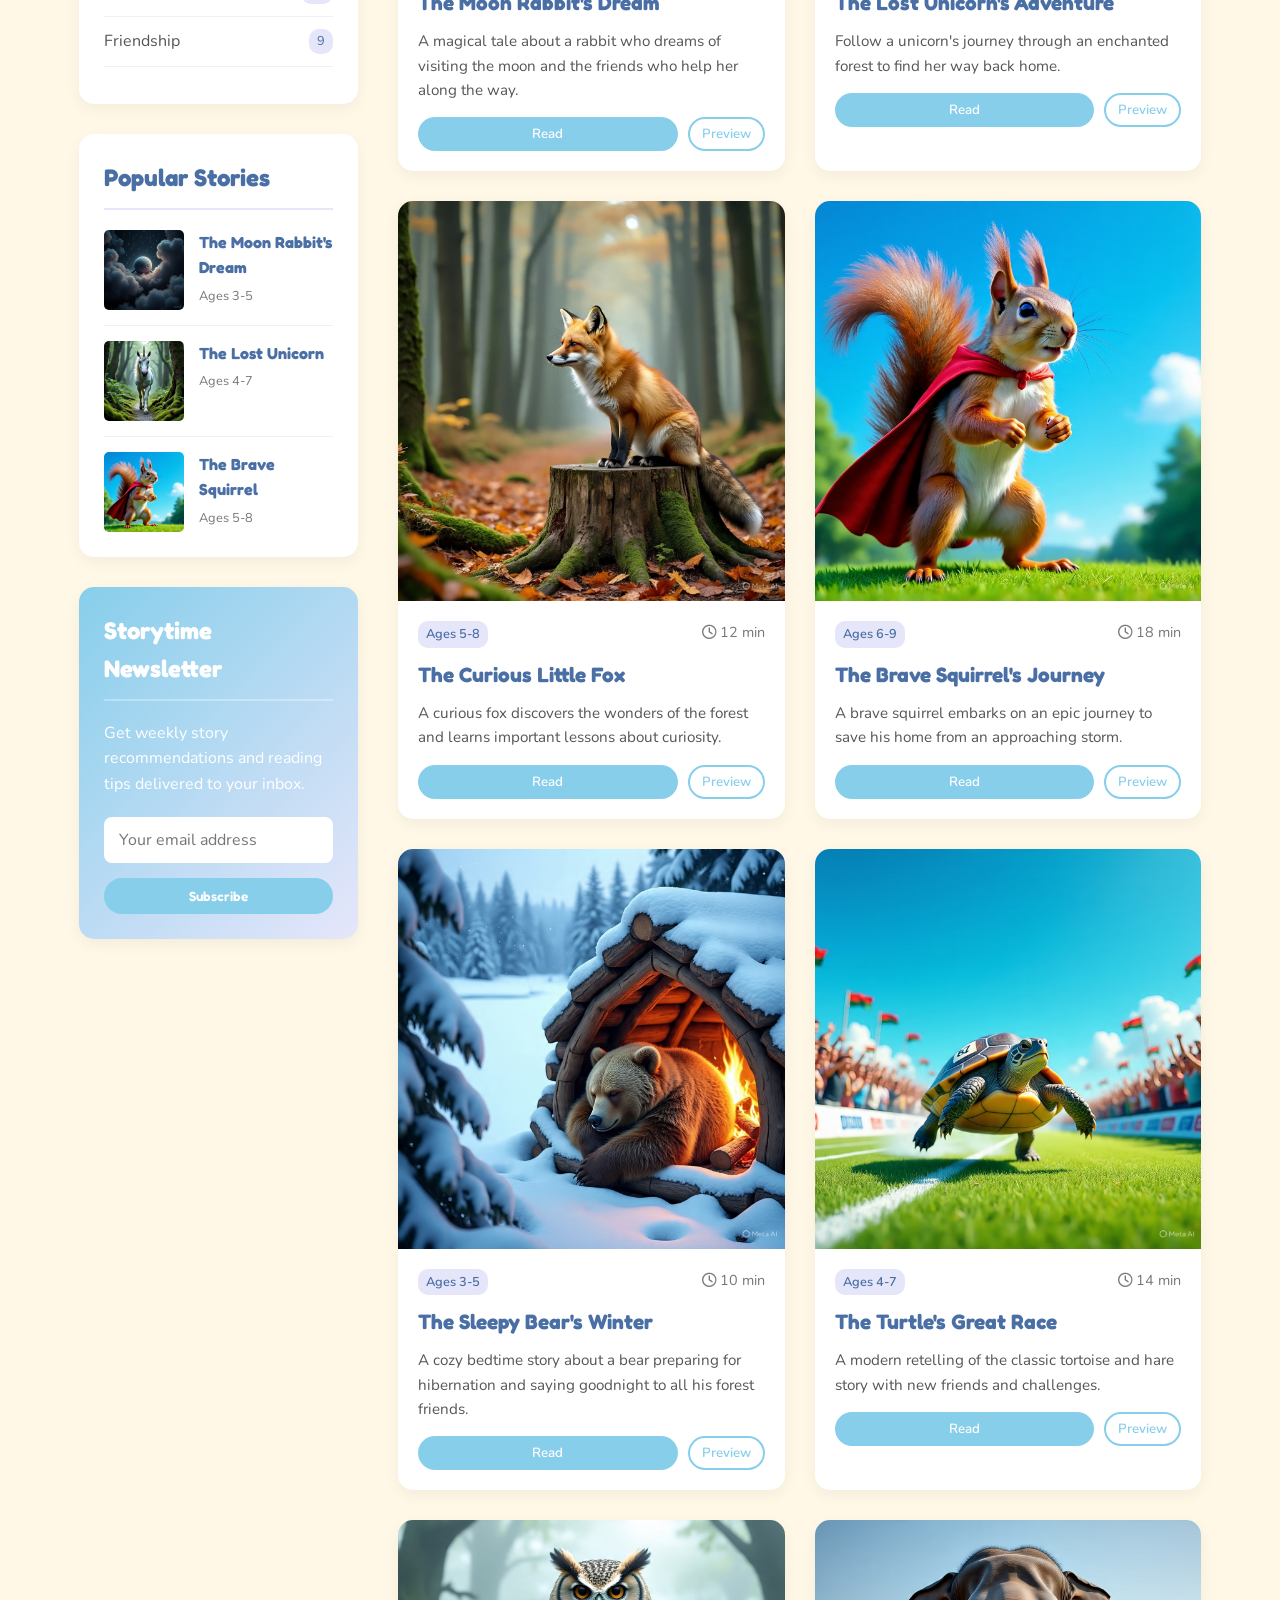
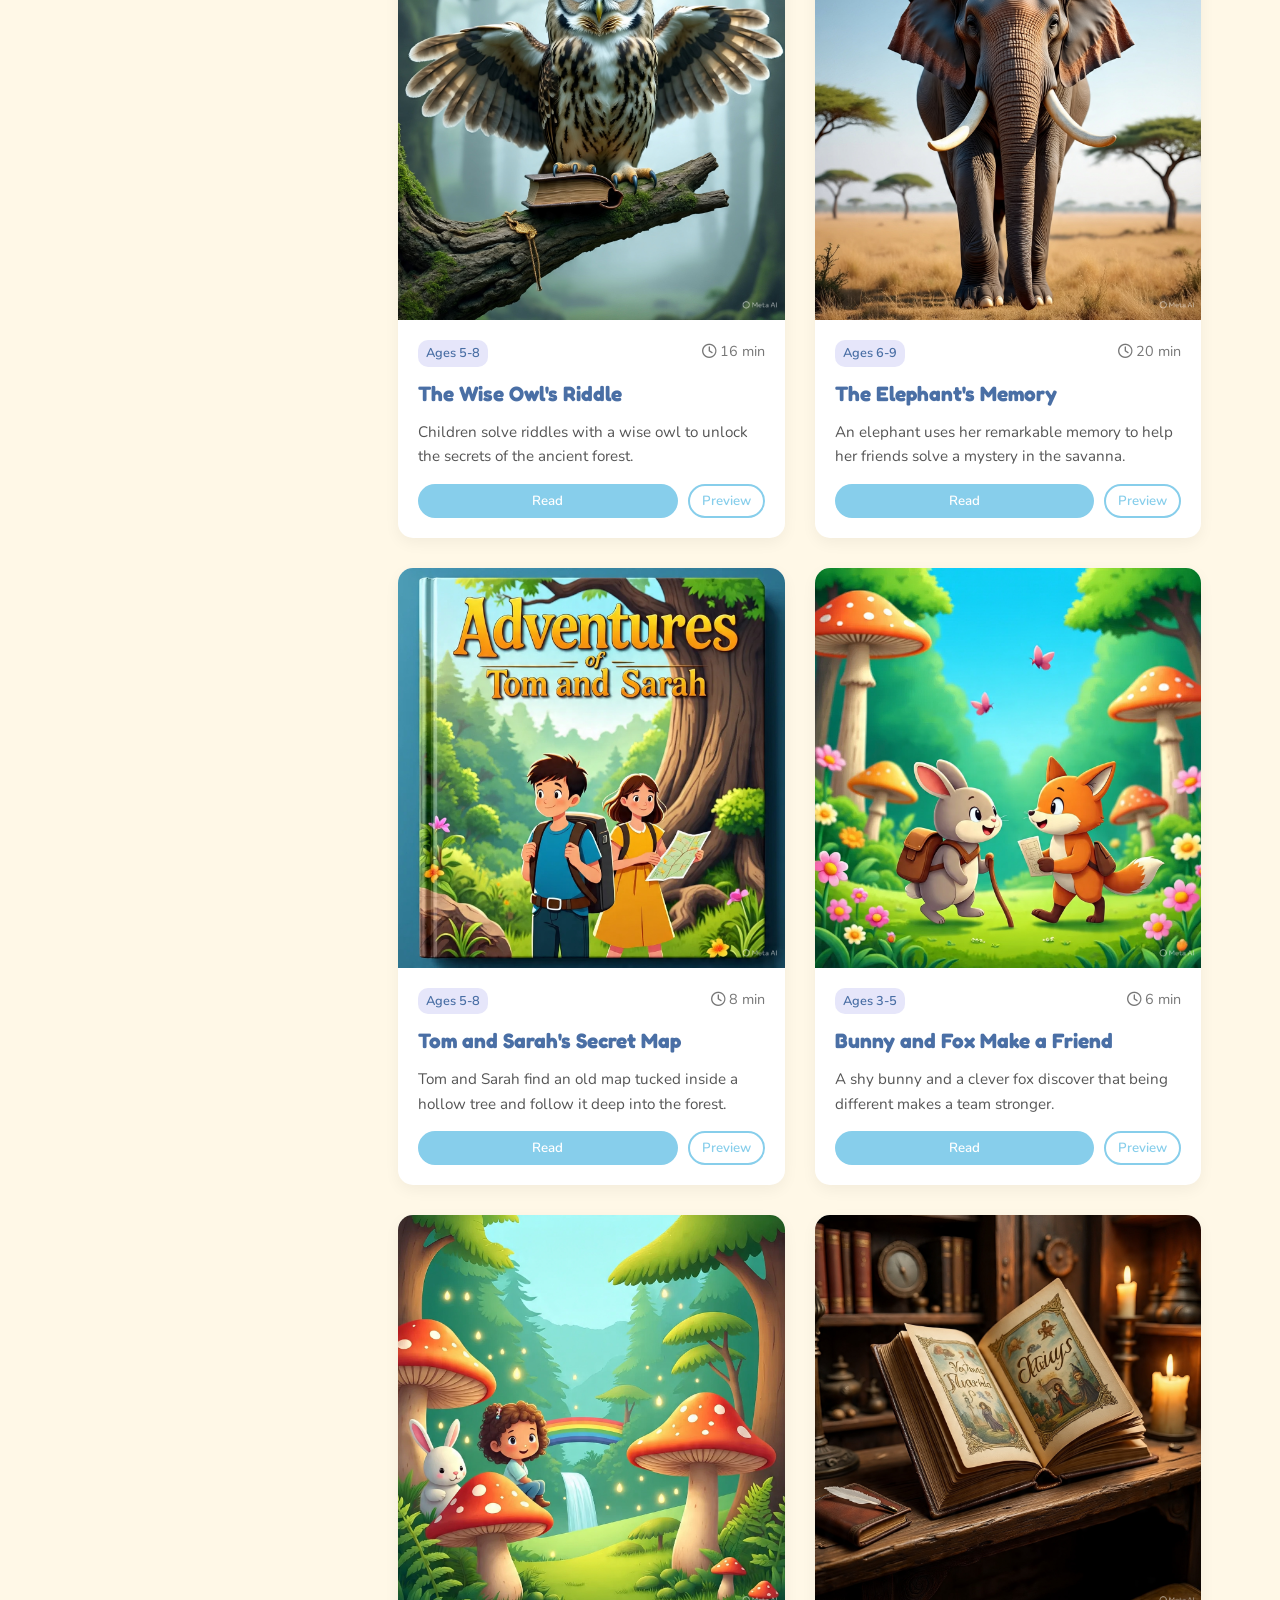
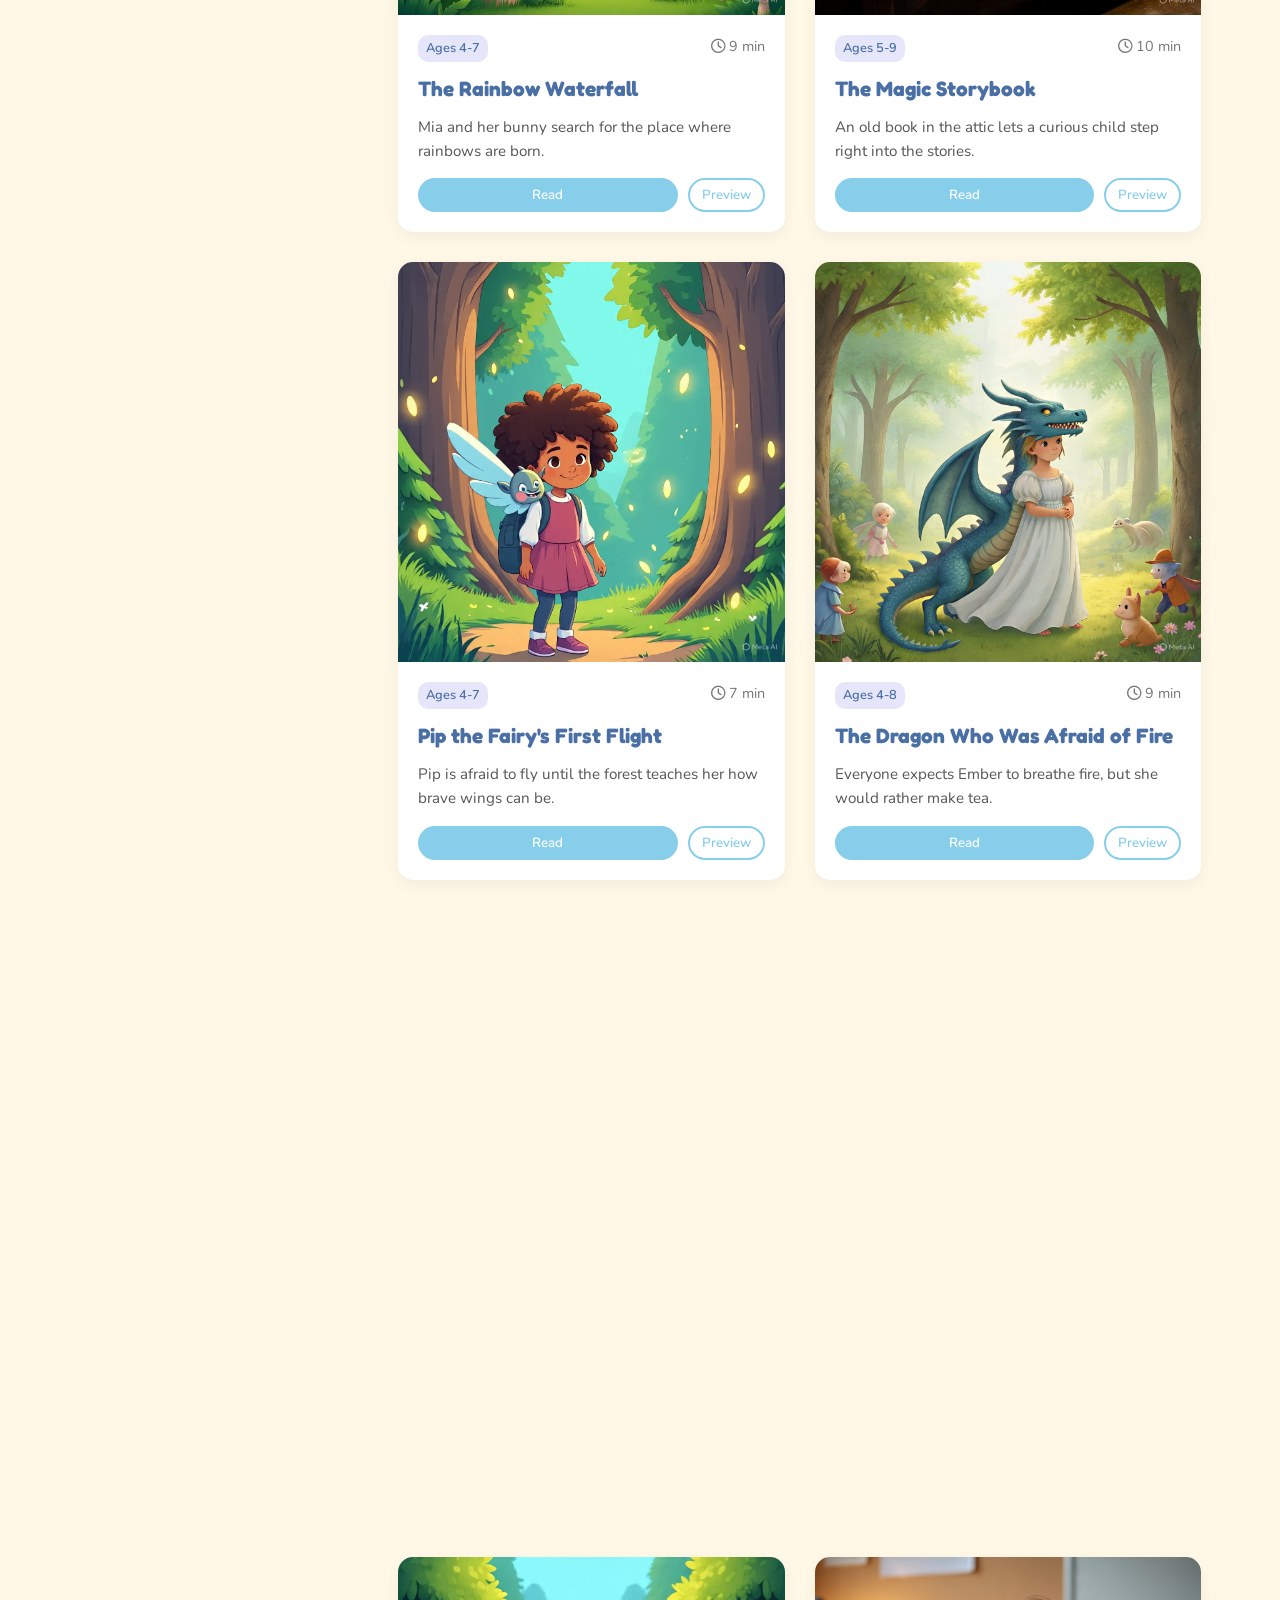
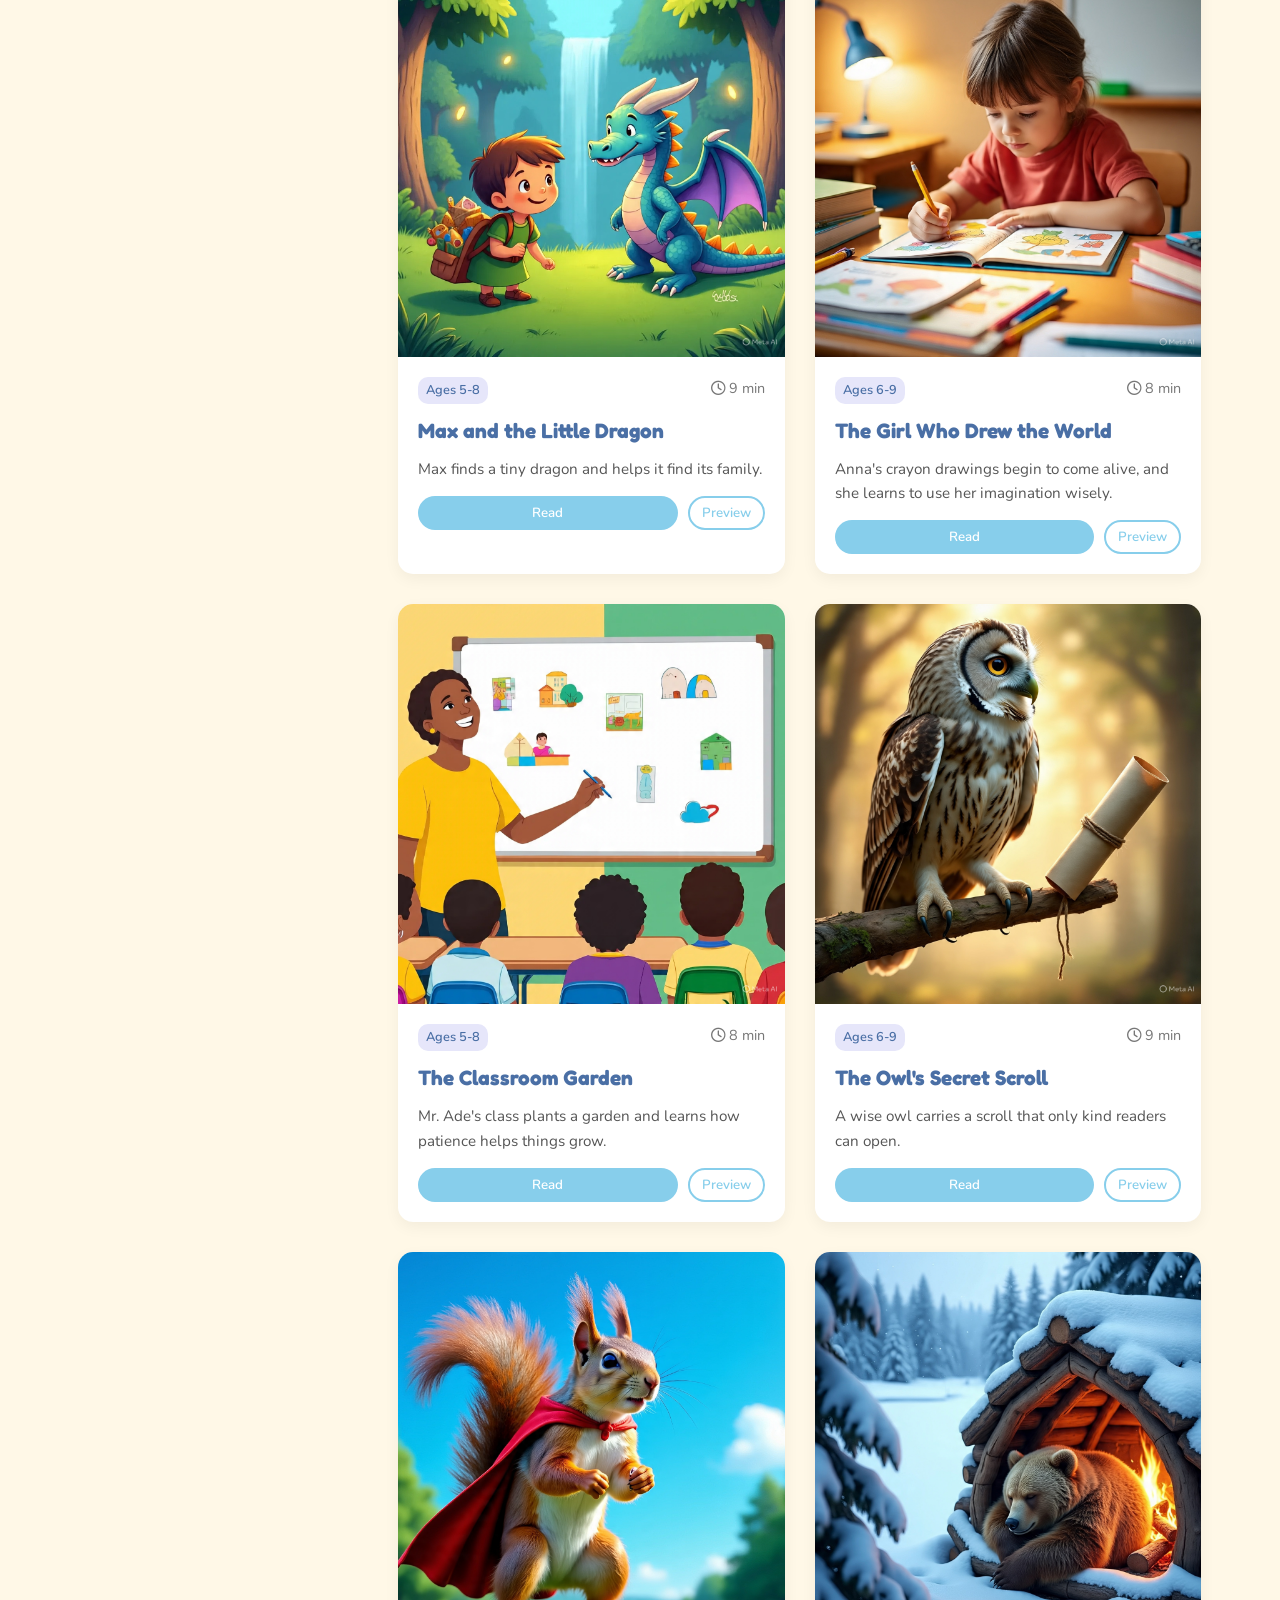
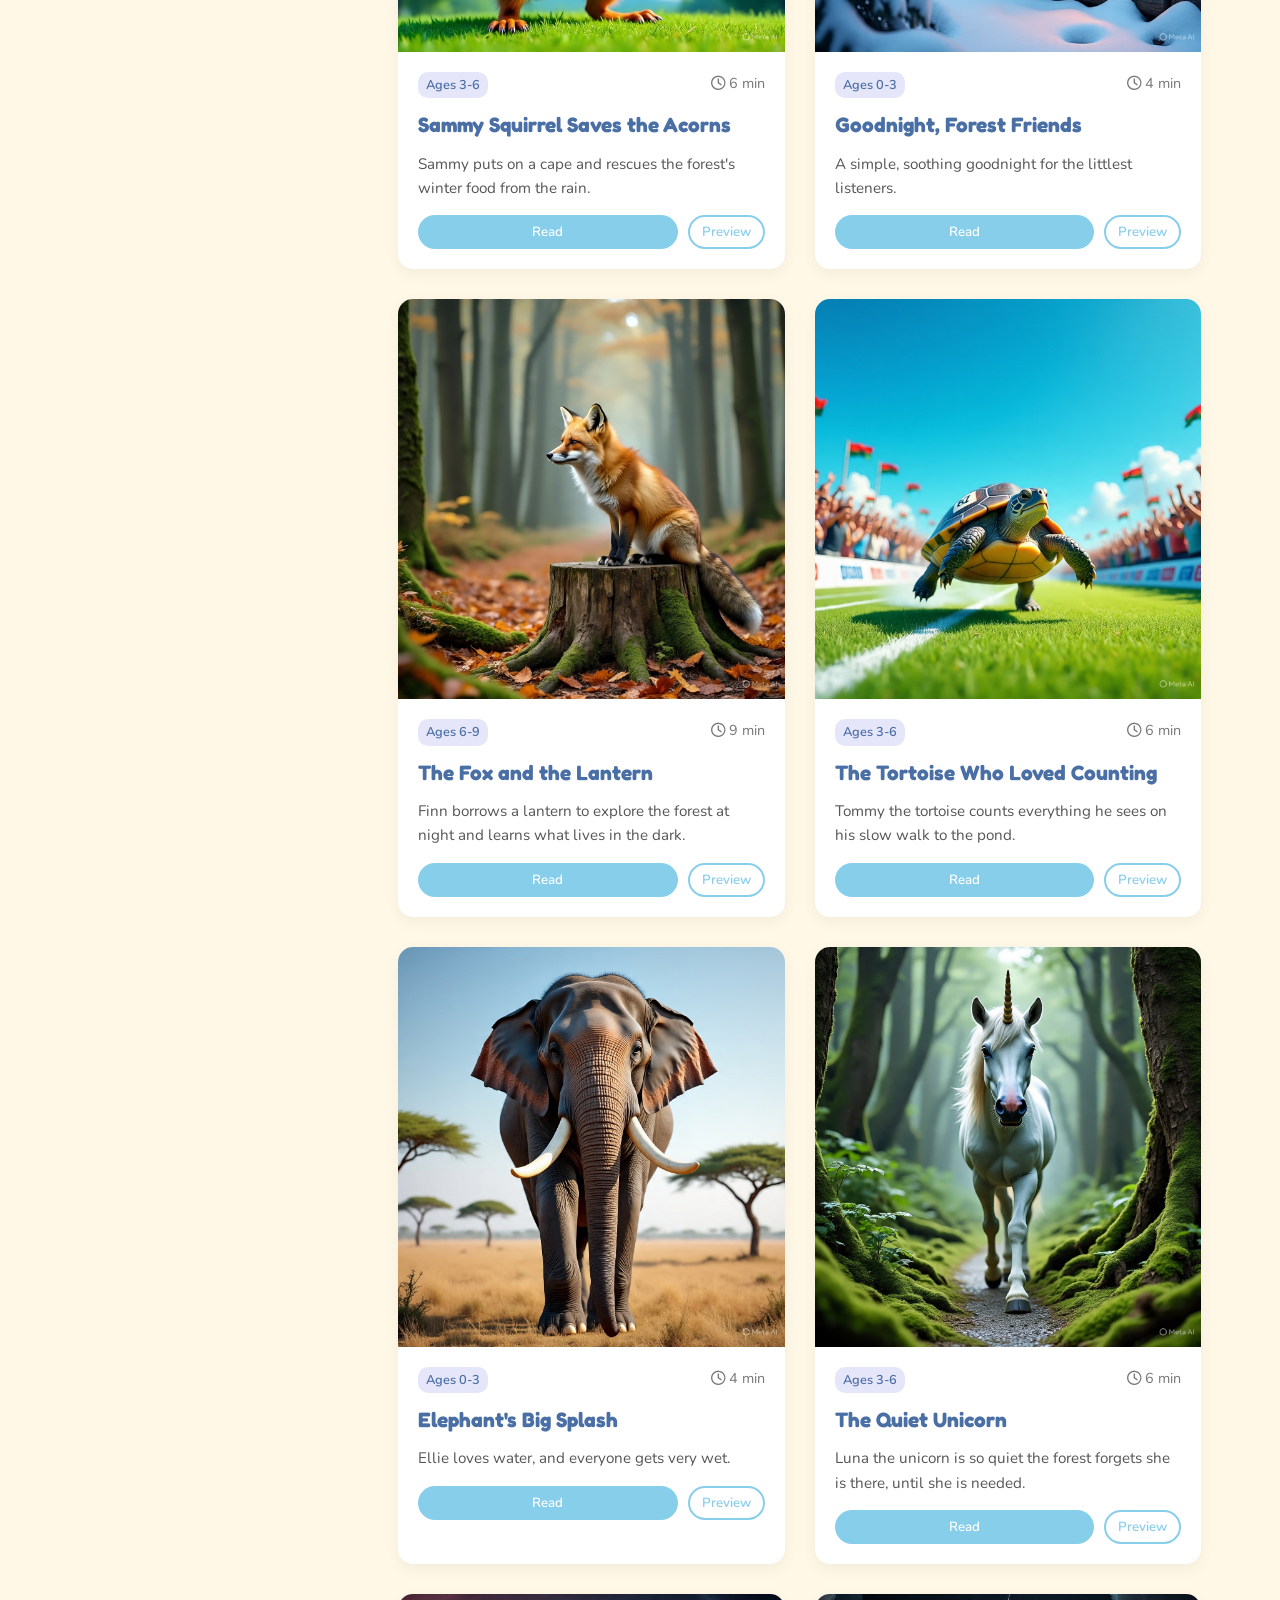
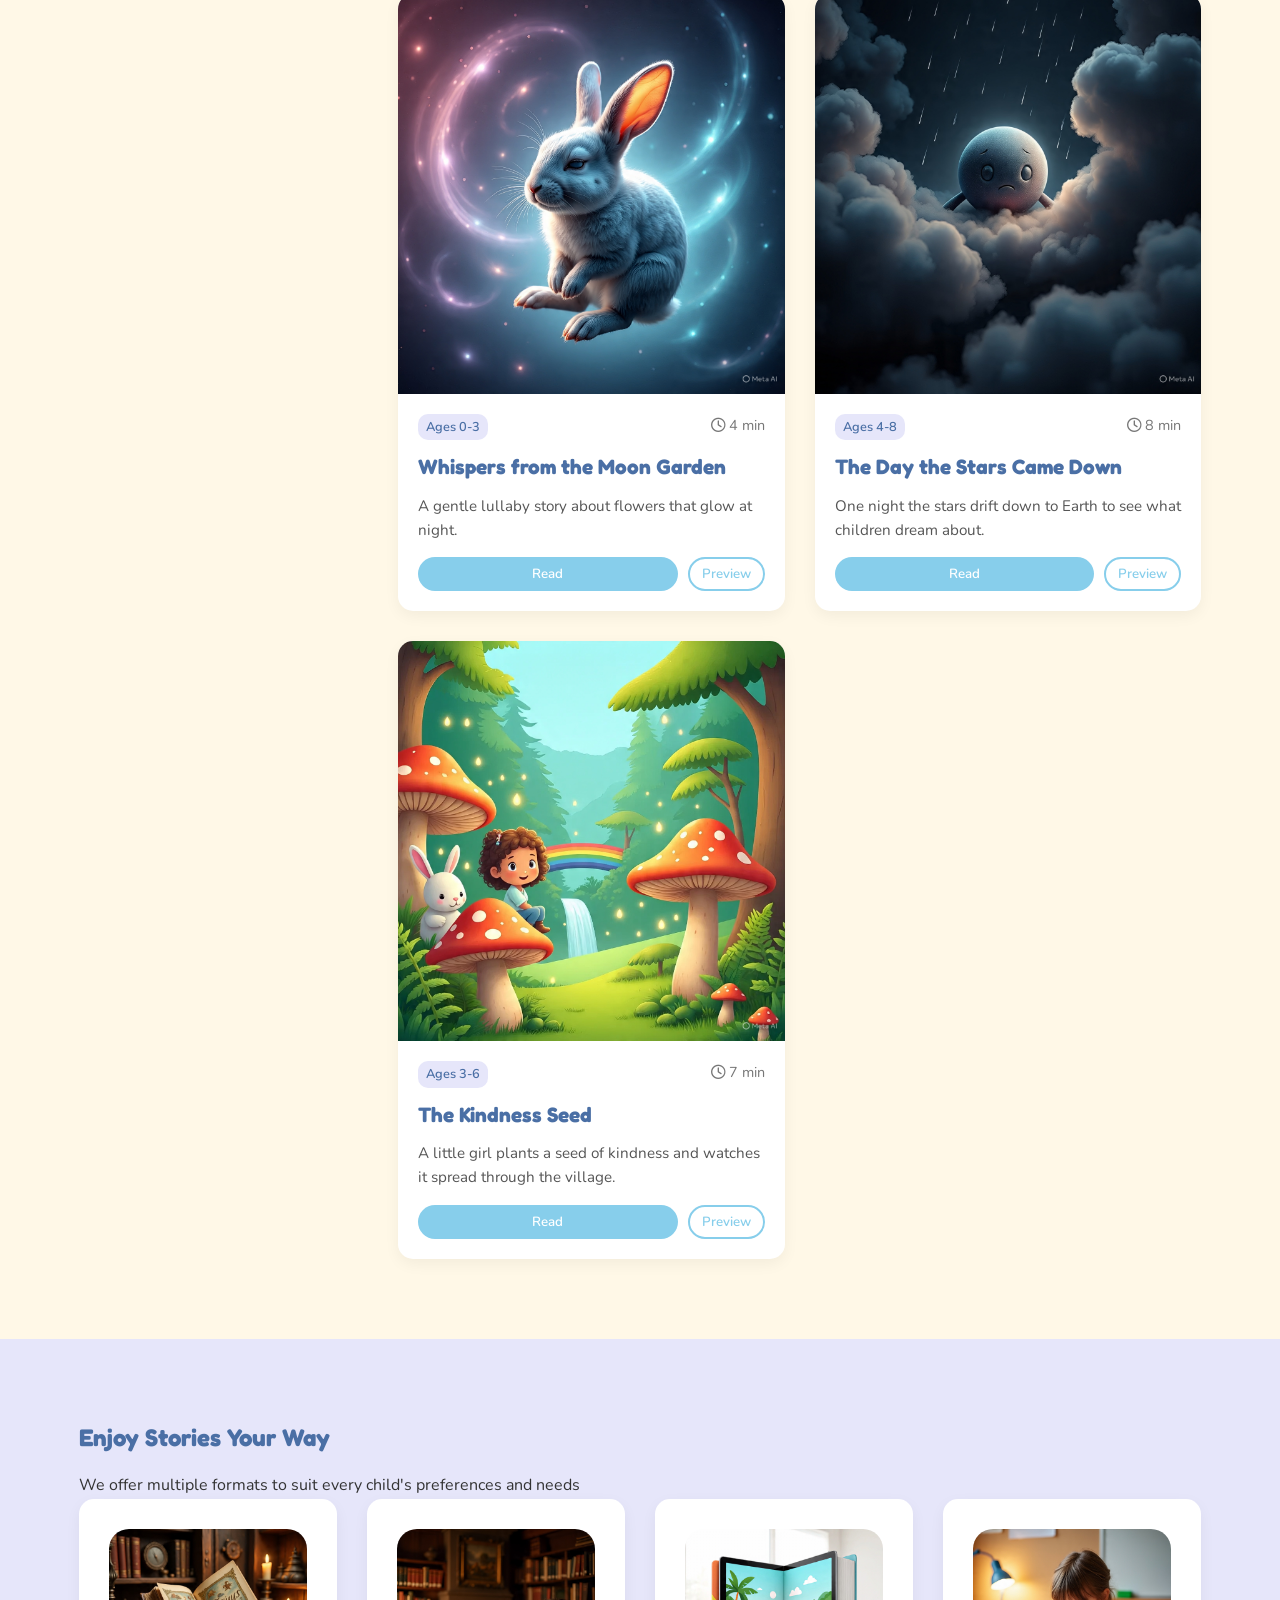
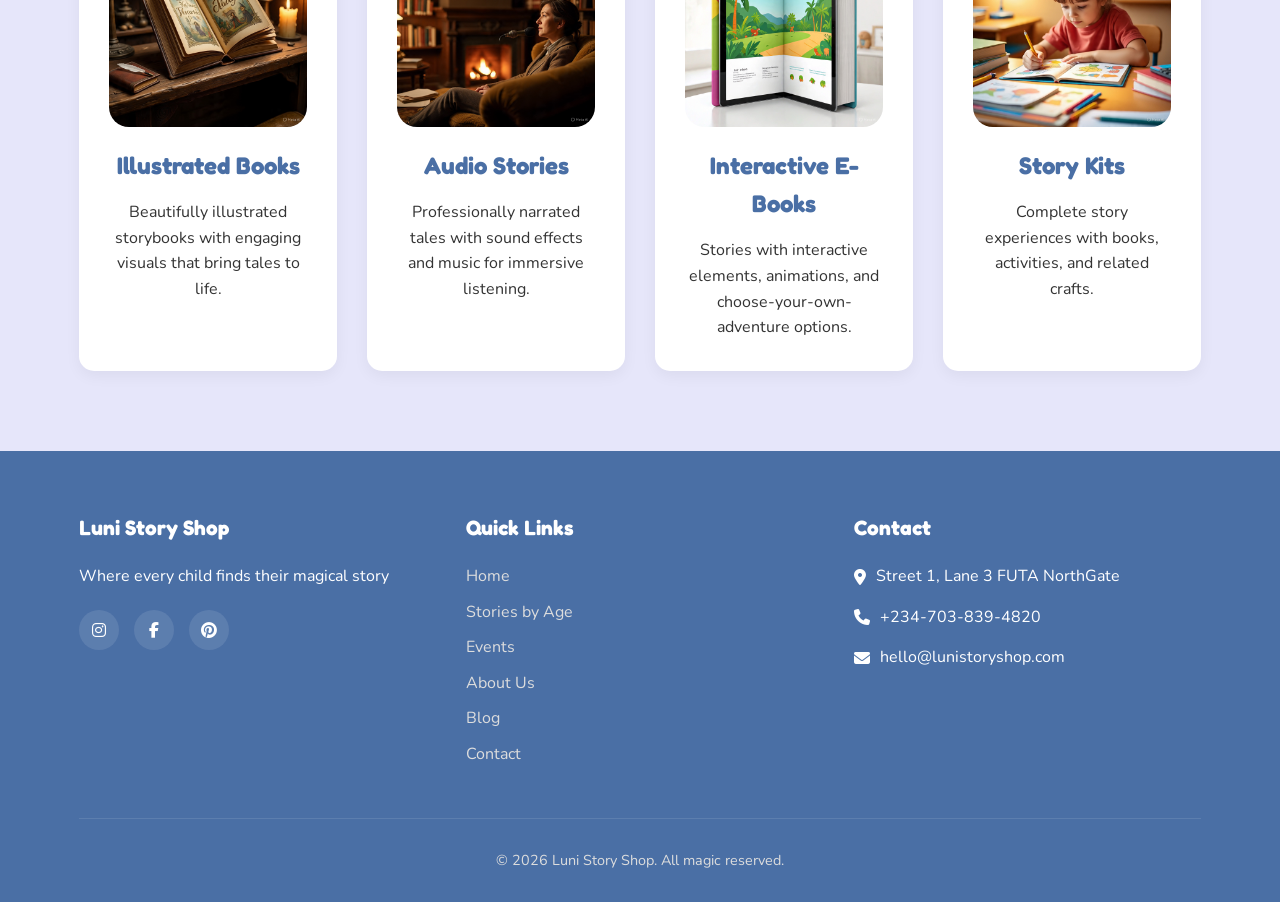
<file: stories.html>
<!DOCTYPE html>
<html lang="en">
<head>
    <meta charset="UTF-8">
    <meta name="viewport" content="width=device-width, initial-scale=1.0">
    <title>Stories - Luni Story Shop</title>
    <style>
        :root {
            --lavender: #E6E6FA;
            --mint: #B6EBC9;
            --cream: #FFF8E7;
            --warm-brown: #8B7355;
            --gold: #FFD700;
            --sky-blue: #87CEEB;
            --dark-blue: #4A6FA5;
        }
        
        * {
            margin: 0;
            padding: 0;
            box-sizing: border-box;
        }
        
        body {
            font-family: 'Nunito', sans-serif;
            background-color: var(--cream);
            color: #333;
            line-height: 1.6;
        }
        
        h1, h2, h3, h4 {
            font-family: 'Fredoka', sans-serif;
            color: var(--dark-blue);
            margin-bottom: 1rem;
        }
        
        .container {
            width: 90%;
            max-width: 1200px;
            margin: 0 auto;
            padding: 0 15px;
        }
        
        /* Header Styles */
        header {
            background-color: white;
            box-shadow: 0 2px 10px rgba(0,0,0,0.1);
            position: sticky;
            top: 0;
            z-index: 100;
        }
        
        .header-content {
            display: flex;
            justify-content: space-between;
            align-items: center;
            padding: 15px 0;
        }
        
        .logo {
            display: flex;
            align-items: center;
            gap: 10px;
        }
        
        .logo-icon {
            font-size: 2.5rem;
            color: var(--sky-blue);
        }
        
        .logo-text {
            font-family: 'Fredoka', sans-serif;
            font-size: 1.8rem;
            font-weight: 600;
            color: var(--dark-blue);
        }
        
        .logo-text span {
            color: var(--gold);
        }
        
        nav ul {
            display: flex;
            list-style: none;
            gap: 25px;
        }
        
        nav a {
            text-decoration: none;
            color: var(--dark-blue);
            font-weight: 600;
            transition: color 0.3s;
        }
        
        nav a:hover, nav a.active {
            color: var(--sky-blue);
        }
        
        .cta-button {
            background-color: var(--sky-blue);
            color: white;
            border: none;
            padding: 10px 20px;
            border-radius: 30px;
            font-family: 'Fredoka', sans-serif;
            font-weight: 600;
            cursor: pointer;
            transition: background-color 0.3s;
        }
        
        .cta-button:hover {
            background-color: var(--dark-blue);
        }
        
        /* Page Hero */
        .page-hero {
            background: linear-gradient(135deg, var(--lavender) 0%, var(--mint) 100%);
            padding: 100px 0 80px;
            text-align: center;
            position: relative;
            overflow: hidden;
        }
        
        .page-hero::before {
            content: "";
            position: absolute;
            top: 0;
            left: 0;
            right: 0;
            bottom: 0;
            background-image: url("data:image/svg+xml,%3Csvg width='100' height='100' viewBox='0 0 100 100' xmlns='http://www.w3.org/2000/svg'%3E%3Cpath d='M11 18c3.866 0 7-3.134 7-7s-3.134-7-7-7-7 3.134-7 7 3.134 7 7 7zm48 25c3.866 0 7-3.134 7-7s-3.134-7-7-7-7 3.134-7 7 3.134 7 7 7zm-43-7c1.657 0 3-1.343 3-3s-1.343-3-3-3-3 1.343-3 3 1.343 3 3 3zm63 31c1.657 0 3-1.343 3-3s-1.343-3-3-3-3 1.343-3 3 1.343 3 3 3zM34 90c1.657 0 3-1.343 3-3s-1.343-3-3-3-3 1.343-3 3 1.343 3 3 3zm56-76c1.657 0 3-1.343 3-3s-1.343-3-3-3-3 1.343-3 3 1.343 3 3 3zM12 86c2.21 0 4-1.79 4-4s-1.79-4-4-4-4 1.79-4 4 1.79 4 4 4zm28-65c2.21 0 4-1.79 4-4s-1.79-4-4-4-4 1.79-4 4 1.79 4 4 4zm23-11c2.76 0 5-2.24 5-5s-2.24-5-5-5-5 2.24-5 5 2.24 5 5 5zm-6 60c2.21 0 4-1.79 4-4s-1.79-4-4-4-4 1.79-4 4 1.79 4 4 4zm29 22c2.76 0 5-2.24 5-5s-2.24-5-5-5-5 2.24-5 5 2.24 5 5 5zM32 63c2.76 0 5-2.24 5-5s-2.24-5-5-5-5 2.24-5 5 2.24 5 5 5zm57-13c2.76 0 5-2.24 5-5s-2.24-5-5-5-5 2.24-5 5 2.24 5 5 5zm-9-21c1.105 0 2-.895 2-2s-.895-2-2-2-2 .895-2 2 .895 2 2 2zM60 91c1.105 0 2-.895 2-2s-.895-2-2-2-2 .895-2 2 .895 2 2 2zM35 41c1.105 0 2-.895 2-2s-.895-2-2-2-2 .895-2 2 .895 2 2 2zM12 60c1.105 0 2-.895 2-2s-.895-2-2-2-2 .895-2 2 .895 2 2 2z' fill='%23ffffff' fill-opacity='0.2' fill-rule='evenodd'/%3E%3C/svg%3E");
        }
        
        .page-hero-content {
            position: relative;
            z-index: 1;
            max-width: 800px;
            margin: 0 auto;
        }
        
        .page-hero h1 {
            font-size: 3.5rem;
            margin-bottom: 1.5rem;
            color: var(--dark-blue);
        }
        
        .page-hero p {
            font-size: 1.3rem;
            margin-bottom: 2rem;
            color: #555;
        }
        
        /* Story Filters */
        .story-filters {
            padding: 40px 0;
            background-color: white;
        }
        
        .filter-container {
            display: flex;
            justify-content: center;
            flex-wrap: wrap;
            gap: 15px;
        }
        
        .filter-btn {
            background-color: var(--cream);
            border: 2px solid var(--lavender);
            padding: 10px 20px;
            border-radius: 30px;
            font-family: 'Nunito', sans-serif;
            font-weight: 600;
            cursor: pointer;
            transition: all 0.3s;
        }
        
        .filter-btn.active, .filter-btn:hover {
            background-color: var(--sky-blue);
            color: white;
            border-color: var(--sky-blue);
        }
        
        /* Stories Layout */
        .stories-container {
            display: grid;
            grid-template-columns: 1fr 3fr;
            gap: 40px;
            padding: 80px 0;
        }
        
        /* Stories Sidebar */
        .stories-sidebar {
            display: flex;
            flex-direction: column;
            gap: 30px;
        }
        
        .sidebar-widget {
            background-color: white;
            border-radius: 15px;
            padding: 25px;
            box-shadow: 0 5px 15px rgba(0,0,0,0.05);
        }
        
        .widget-title {
            font-size: 1.5rem;
            margin-bottom: 20px;
            padding-bottom: 10px;
            border-bottom: 2px solid var(--lavender);
        }
        
        .age-groups {
            display: flex;
            flex-direction: column;
            gap: 15px;
        }
        
        .age-group {
            display: flex;
            align-items: center;
            gap: 10px;
            padding: 10px;
            border-radius: 10px;
            transition: background-color 0.3s;
            cursor: pointer;
        }
        
        .age-group:hover, .age-group.active {
            background-color: var(--lavender);
        }
        
        .age-icon {
            font-size: 1.5rem;
        }
        
        .age-info h4 {
            margin-bottom: 5px;
            font-size: 1.1rem;
        }
        
        .age-info p {
            font-size: 0.9rem;
            color: #777;
        }
        
        .categories-list {
            list-style: none;
        }
        
        .categories-list li {
            margin-bottom: 12px;
            padding-bottom: 12px;
            border-bottom: 1px solid #f0f0f0;
        }
        
        .categories-list a {
            display: flex;
            justify-content: space-between;
            text-decoration: none;
            color: #555;
            transition: color 0.3s;
        }
        
        .categories-list a:hover {
            color: var(--sky-blue);
        }
        
        .category-count {
            background-color: var(--lavender);
            color: var(--dark-blue);
            padding: 2px 8px;
            border-radius: 10px;
            font-size: 0.8rem;
        }
        
        .popular-stories {
            list-style: none;
        }
        
        .popular-story {
            display: flex;
            gap: 15px;
            margin-bottom: 15px;
            padding-bottom: 15px;
            border-bottom: 1px solid #f0f0f0;
        }
        
        .popular-story:last-child {
            margin-bottom: 0;
            padding-bottom: 0;
            border-bottom: none;
        }
        
        .popular-story-image {
            width: 80px;
            height: 80px;
            background-color: var(--mint);
            border-radius: 10px;
            display: flex;
            align-items: center;
            justify-content: center;
            font-size: 1.5rem;
            color: var(--dark-blue);
            flex-shrink: 0;
        }
        
        .popular-story-content h4 {
            font-size: 1rem;
            margin-bottom: 5px;
        }
        
        .popular-story-content .story-meta {
            margin-bottom: 0;
            font-size: 0.8rem;
            color: #777;
        }
        
        .newsletter-widget {
            background: linear-gradient(135deg, var(--sky-blue) 0%, var(--lavender) 100%);
            color: white;
        }
        
        .newsletter-widget .widget-title {
            color: white;
            border-bottom-color: rgba(255,255,255,0.3);
        }
        
        .newsletter-widget p {
            margin-bottom: 20px;
            color: white;
        }
        
        .newsletter-form {
            display: flex;
            flex-direction: column;
            gap: 15px;
        }
        
        .newsletter-input {
            padding: 12px 15px;
            border: none;
            border-radius: 8px;
            font-family: 'Nunito', sans-serif;
            font-size: 1rem;
        }
        
        /* Stories Grid */
        .stories-grid {
            display: grid;
            grid-template-columns: repeat(auto-fill, minmax(280px, 1fr));
            gap: 30px;
        }
        
        .story-card {
            background-color: white;
            border-radius: 15px;
            overflow: hidden;
            box-shadow: 0 5px 15px rgba(0,0,0,0.05);
            transition: transform 0.3s;
        }
        
        .story-card:hover {
            transform: translateY(-5px);
        }
        
        .story-image {
            height: 400px;
            background-color: var(--mint);
            display: flex;
            align-items: center;
            justify-content: center;
            font-size: 4rem;
            color: var(--dark-blue);
        }
        
        .story-content {
            padding: 20px;
        }
        
        .story-meta {
            display: flex;
            justify-content: space-between;
            margin-bottom: 10px;
            font-size: 0.9rem;
            color: #777;
        }
        
        .story-age {
            background-color: var(--lavender);
            color: var(--dark-blue);
            padding: 3px 8px;
            border-radius: 10px;
            font-size: 0.8rem;
            font-weight: 600;
        }
        
        .story-title {
            font-size: 1.3rem;
            margin-bottom: 10px;
        }
        
        .story-excerpt {
            margin-bottom: 15px;
            color: #555;
            font-size: 0.95rem;
        }
        
        .story-actions {
            display: flex;
            gap: 10px;
        }
        
        .btn-primary {
            background-color: var(--sky-blue);
            color: white;
            border: none;
            padding: 8px 15px;
            border-radius: 20px;
            font-family: 'Nunito', sans-serif;
            font-weight: 600;
            cursor: pointer;
            transition: background-color 0.3s;
            flex: 1;
        }
        
        .btn-primary:hover {
            background-color: var(--dark-blue);
        }
        
        .btn-outline {
            background-color: transparent;
            color: var(--sky-blue);
            border: 2px solid var(--sky-blue);
            padding: 6px 12px;
            border-radius: 20px;
            font-family: 'Nunito', sans-serif;
            font-weight: 600;
            cursor: pointer;
            transition: all 0.3s;
        }
        
        .btn-outline:hover {
            background-color: var(--sky-blue);
            color: white;
        }
        
        /* Featured Story */
        .featured-story {
            grid-column: 1 / -1;
            margin-bottom: 40px;
        }
        
        .featured-story .story-card {
            display: grid;
            grid-template-columns: 1fr 1fr;
        }
        
        .featured-story .story-image {
            height: 100%;
            font-size: 6rem;
        }
        
        .featured-story .story-content {
            display: flex;
            flex-direction: column;
            justify-content: center;
        }
        
        .featured-story .story-title {
            font-size: 1.8rem;
        }
        
        /* Story Formats */
        .story-formats {
            padding: 80px 0;
            background-color: var(--lavender);
        }
        
        .formats-grid {
            display: grid;
            grid-template-columns: repeat(auto-fit, minmax(250px, 1fr));
            gap: 30px;
        }
        
        .format-card {
            background-color: white;
            border-radius: 15px;
            padding: 30px;
            text-align: center;
            box-shadow: 0 5px 15px rgba(0,0,0,0.05);
            transition: transform 0.3s;
        }
        
        .format-card:hover {
            transform: translateY(-10px);
        }
        
        .format-icon {
            font-size: 3rem;
            margin-bottom: 20px;
            color: var(--sky-blue);
        }
        
        .format-card h3 {
            font-size: 1.5rem;
            margin-bottom: 15px;
        }
        
        /* Pagination */
        .pagination {
            display: flex;
            justify-content: center;
            gap: 10px;
            margin-top: 40px;
        }
        
        .pagination a {
            display: flex;
            align-items: center;
            justify-content: center;
            width: 40px;
            height: 40px;
            background-color: white;
            color: var(--dark-blue);
            text-decoration: none;
            border-radius: 50%;
            font-weight: 600;
            transition: all 0.3s;
        }
        
        .pagination a:hover, .pagination a.active {
            background-color: var(--sky-blue);
            color: white;
        }
        
        /* Footer */
        footer {
            background-color: var(--dark-blue);
            color: white;
            padding: 60px 0 30px;
        }
        
        .footer-content {
            display: grid;
            grid-template-columns: repeat(auto-fit, minmax(200px, 1fr));
            gap: 40px;
            margin-bottom: 40px;
        }
        
        .footer-column h3 {
            color: white;
            margin-bottom: 20px;
            font-size: 1.3rem;
        }
        
        .footer-links {
            list-style: none;
        }
        
        .footer-links li {
            margin-bottom: 10px;
        }
        
        .footer-links a {
            color: #ddd;
            text-decoration: none;
            transition: color 0.3s;
        }
        
        .footer-links a:hover {
            color: var(--gold);
        }
        
        .contact-info {
            display: flex;
            flex-direction: column;
            gap: 15px;
        }
        
        .contact-item {
            display: flex;
            align-items: center;
            gap: 10px;
        }
        
        .social-icons {
            display: flex;
            gap: 15px;
            margin-top: 20px;
        }
        
        .social-icon {
            display: flex;
            align-items: center;
            justify-content: center;
            width: 40px;
            height: 40px;
            background-color: rgba(255,255,255,0.1);
            border-radius: 50%;
            color: white;
            text-decoration: none;
            transition: background-color 0.3s;
        }
        
        .social-icon:hover {
            background-color: var(--gold);
        }
        
        .footer-bottom {
            text-align: center;
            padding-top: 30px;
            border-top: 1px solid rgba(255,255,255,0.1);
            color: #ddd;
            font-size: 0.9rem;
        }
        
        /* Responsive Design */
        @media (max-width: 968px) {
            .stories-container {
                grid-template-columns: 1fr;
            }
            
            .featured-story .story-card {
                grid-template-columns: 1fr;
            }
            
            .featured-story .story-image {
                height: 250px;
            }
        }
        
        @media (max-width: 768px) {
            .header-content {
                flex-direction: column;
                gap: 15px;
            }
            
            nav ul {
                gap: 15px;
            }
            
            .page-hero h1 {
                font-size: 2.5rem;
            }
            
            .stories-grid {
                grid-template-columns: repeat(auto-fill, minmax(250px, 1fr));
            }
        }
    </style>
<link rel="preconnect" href="https://fonts.googleapis.com"><link href="https://fonts.googleapis.com/css2?family=Fredoka:wght@400;600&family=Nunito:wght@400;600;700&display=swap" rel="stylesheet"><link rel="stylesheet" href="https://cdnjs.cloudflare.com/ajax/libs/font-awesome/6.5.1/css/all.min.css"><link rel="stylesheet" href="css/extras.css"></head>
<body>
    <!-- Header -->
    <header>
        <div class="container">
            <div class="header-content">
                <div class="logo">
                    <div class="logo-icon">📚</div>
                    <div class="logo-text">Luni <span>Story</span> Shop</div>
                </div>
                <nav>
                    <ul>
                        <li><a href="index.html">Home</a></li>
                        <li><a href="stories.html" class="active">Stories</a></li>
                        <li><a href="events.html">Events</a></li>
                        <li><a href="about.html">About</a></li>
                        <li><a href="blog.html">Blog</a></li>
                    </ul>
                </nav>
                <button class="cta-button">Join Story Time</button>
            </div>
        </div>
    </header>

    <!-- Page Hero -->
    <section class="page-hero">
        <div class="container">
            <div class="page-hero-content">
                <h1>Discover Magical Stories</h1>
                <p>Explore our collection of enchanting tales for every young reader. From bedtime stories to adventurous quests, find the perfect story for your child.</p>
            </div>
        </div>
    </section>

    <!-- Story Filters -->
    <section class="story-filters">
        <div class="container">
            <div class="filter-container">
                <button class="filter-btn active">All Stories</button>
                <button class="filter-btn">Bedtime Tales</button>
                <button class="filter-btn">Adventure Quests</button>
                <button class="filter-btn">Educational</button>
                <button class="filter-btn">Animal Friends</button>
                <button class="filter-btn">Fantasy</button>
            </div>
        </div>
    </section>

    <!-- Stories Content -->
    <div class="container">
        <div class="stories-container">
            <!-- Stories Sidebar -->
            <div class="stories-sidebar">
                <div class="sidebar-widget">
                    <h3 class="widget-title">Browse by Age</h3>
                    <div class="age-groups">
                        <div class="age-group active">
                            <div class="age-icon">👶</div>
                            <div class="age-info">
                                <h4>0-2 Years</h4>
                                <p>Simple stories with bright illustrations</p>
                            </div>
                        </div>
                        <div class="age-group">
                            <div class="age-icon">🧒</div>
                            <div class="age-info">
                                <h4>3-5 Years</h4>
                                <p>Engaging tales with basic concepts</p>
                            </div>
                        </div>
                        <div class="age-group">
                            <div class="age-icon">👦</div>
                            <div class="age-info">
                                <h4>6-8 Years</h4>
                                <p>Longer stories with more complex plots</p>
                            </div>
                        </div>
                        <div class="age-group">
                            <div class="age-icon">👧</div>
                            <div class="age-info">
                                <h4>9-12 Years</h4>
                                <p>Chapter books and advanced stories</p>
                            </div>
                        </div>
                    </div>
                </div>

                <div class="sidebar-widget">
                    <h3 class="widget-title">Story Categories</h3>
                    <ul class="categories-list">
                        <li>
                            <a href="#">Bedtime Tales <span class="category-count">24</span></a>
                        </li>
                        <li>
                            <a href="#">Adventure Quests <span class="category-count">18</span></a>
                        </li>
                        <li>
                            <a href="#">Educational <span class="category-count">15</span></a>
                        </li>
                        <li>
                            <a href="#">Animal Friends <span class="category-count">22</span></a>
                        </li>
                        <li>
                            <a href="#">Fantasy <span class="category-count">16</span></a>
                        </li>
                        <li>
                            <a href="#">Friendship <span class="category-count">12</span></a>
                        </li>
                    </ul>
                </div>

                <div class="sidebar-widget">
                    <h3 class="widget-title">Popular Stories</h3>
                    <ul class="popular-stories">
                        <li class="popular-story">
                            <div class="popular-story-image"><img src="images/IMG-20260217-WA0012.jpg" alt="📖✨" height="100%" width="100%"  style="border-radius:5px" ></div>
                            <div class="popular-story-content">
                                <h4>The Moon Rabbit's Dream</h4>
                                <div class="story-meta">
                                    <span>Ages 3-5</span>
                                </div>
                            </div>
                        </li>
                        <li class="popular-story">
                            <div class="popular-story-image"><img src="images/IMG-20260217-WA0014.jpg" alt="📖✨" height="100%" width="100%"  style="border-radius:5px" ></div>
                            <div class="popular-story-content">
                                <h4>The Lost Unicorn</h4>
                                <div class="story-meta">
                                    <span>Ages 4-7</span>
                                </div>
                            </div>
                        </li>
                        <li class="popular-story">
                            <div class="popular-story-image"><img src="images/IMG-20260217-WA0016.jpg" alt="📖✨" height="100%" width="100%"  style="border-radius:5px" ></div>
                            <div class="popular-story-content">
                                <h4>The Brave Squirrel</h4>
                                <div class="story-meta">
                                    <span>Ages 5-8</span>
                                </div>
                            </div>
                        </li>
                    </ul>
                </div>

                <div class="sidebar-widget newsletter-widget">
                    <h3 class="widget-title">Storytime Newsletter</h3>
                    <p>Get weekly story recommendations and reading tips delivered to your inbox.</p>
                    <form class="newsletter-form">
                        <input type="email" class="newsletter-input" placeholder="Your email address" required>
                        <button type="submit" class="cta-button" style="width: 100%;">Subscribe</button>
                    </form>
                </div>
            </div>

            <!-- Stories Grid -->
            <div class="stories-content">
                <!-- Featured Story -->
                <div class="featured-story">
                    <article class="story-card">
                        <div class="story-image"><img src="images/IMG-20260217-WA0012.jpg" alt="📖✨" height="100%" width="100%"  ></div>
                        <div class="story-content">
                            <div class="story-meta">
                                <span class="story-age">Ages 4-7</span>
                                <span><i class="far fa-clock"></i> 12 min</span>
                            </div>
                            <h2 class="story-title">The Little Star Who Couldn't Shine</h2>
                            <p class="story-excerpt">A heartwarming tale about a little star who discovers that everyone has their own unique light. Follow Starla's journey through the night sky as she learns about friendship, courage, and self-acceptance.</p>
                            <div class="story-actions">
                                <button class="btn-primary">Read Story</button>
                                <button class="btn-outline">Listen</button>
                            </div>
                        </div>
                    </article>
                </div>

                <div class="stories-grid">
                    <article class="story-card">
                        <div class="story-image"><img src="images/IMG-20260217-WA0013.jpg" alt="📖✨" height="100%" width="100%"  ></div>
                        <div class="story-content">
                            <div class="story-meta">
                                <span class="story-age">Ages 3-5</span>
                                <span><i class="far fa-clock"></i> 8 min</span>
                            </div>
                            <h3 class="story-title">The Moon Rabbit's Dream</h3>
                            <p class="story-excerpt">A magical tale about a rabbit who dreams of visiting the moon and the friends who help her along the way.</p>
                            <div class="story-actions">
                                <button class="btn-primary">Read</button>
                                <button class="btn-outline">Preview</button>
                            </div>
                        </div>
                    </article>

                    <article class="story-card">
                        <div class="story-image"><img src="images/IMG-20260217-WA0014.jpg" alt="📖✨" height="100%" width="100%"  ></div>
                        <div class="story-content">
                            <div class="story-meta">
                                <span class="story-age">Ages 4-7</span>
                                <span><i class="far fa-clock"></i> 15 min</span>
                            </div>
                            <h3 class="story-title">The Lost Unicorn's Adventure</h3>
                            <p class="story-excerpt">Follow a unicorn's journey through an enchanted forest to find her way back home.</p>
                            <div class="story-actions">
                                <button class="btn-primary">Read</button>
                                <button class="btn-outline">Preview</button>
                            </div>
                        </div>
                    </article>

                    <article class="story-card">
                        <div class="story-image"><img src="images/IMG-20260217-WA0015.jpg" alt="📖✨" height="100%" width="100%"  ></div>
                        <div class="story-content">
                            <div class="story-meta">
                                <span class="story-age">Ages 5-8</span>
                                <span><i class="far fa-clock"></i> 12 min</span>
                            </div>
                            <h3 class="story-title">The Curious Little Fox</h3>
                            <p class="story-excerpt">A curious fox discovers the wonders of the forest and learns important lessons about curiosity.</p>
                            <div class="story-actions">
                                <button class="btn-primary">Read</button>
                                <button class="btn-outline">Preview</button>
                            </div>
                        </div>
                    </article>

                    <article class="story-card">
                        <div class="story-image"><img src="images/IMG-20260217-WA0016.jpg" alt="📖✨" height="100%" width="100%"  ></div>
                        <div class="story-content">
                            <div class="story-meta">
                                <span class="story-age">Ages 6-9</span>
                                <span><i class="far fa-clock"></i> 18 min</span>
                            </div>
                            <h3 class="story-title">The Brave Squirrel's Journey</h3>
                            <p class="story-excerpt">A brave squirrel embarks on an epic journey to save his home from an approaching storm.</p>
                            <div class="story-actions">
                                <button class="btn-primary">Read</button>
                                <button class="btn-outline">Preview</button>
                            </div>
                        </div>
                    </article>

                    <article class="story-card">
                        <div class="story-image"><img src="images/IMG-20260217-WA0017.jpg" alt="📖✨" height="100%" width="100%"  ></div>
                        <div class="story-content">
                            <div class="story-meta">
                                <span class="story-age">Ages 3-5</span>
                                <span><i class="far fa-clock"></i> 10 min</span>
                            </div>
                            <h3 class="story-title">The Sleepy Bear's Winter</h3>
                            <p class="story-excerpt">A cozy bedtime story about a bear preparing for hibernation and saying goodnight to all his forest friends.</p>
                            <div class="story-actions">
                                <button class="btn-primary">Read</button>
                                <button class="btn-outline">Preview</button>
                            </div>
                        </div>
                    </article>

                    <article class="story-card">
                        <div class="story-image"><img src="images/IMG-20260217-WA0018.jpg" alt="📖✨" height="100%" width="100%"  ></div>
                        <div class="story-content">
                            <div class="story-meta">
                                <span class="story-age">Ages 4-7</span>
                                <span><i class="far fa-clock"></i> 14 min</span>
                            </div>
                            <h3 class="story-title">The Turtle's Great Race</h3>
                            <p class="story-excerpt">A modern retelling of the classic tortoise and hare story with new friends and challenges.</p>
                            <div class="story-actions">
                                <button class="btn-primary">Read</button>
                                <button class="btn-outline">Preview</button>
                            </div>
                        </div>
                    </article>

                    <article class="story-card">
                        <div class="story-image"><img src="images/IMG-20260217-WA0019.jpg" alt="📖✨" height="100%" width="100%"  ></div>
                        <div class="story-content">
                            <div class="story-meta">
                                <span class="story-age">Ages 5-8</span>
                                <span><i class="far fa-clock"></i> 16 min</span>
                            </div>
                            <h3 class="story-title">The Wise Owl's Riddle</h3>
                            <p class="story-excerpt">Children solve riddles with a wise owl to unlock the secrets of the ancient forest.</p>
                            <div class="story-actions">
                                <button class="btn-primary">Read</button>
                                <button class="btn-outline">Preview</button>
                            </div>
                        </div>
                    </article>

                    <article class="story-card">
                        <div class="story-image"><img src="images/IMG-20260217-WA0021.jpg" alt="📖✨" height="100%" width="100%"  ></div>
                        <div class="story-content">
                            <div class="story-meta">
                                <span class="story-age">Ages 6-9</span>
                                <span><i class="far fa-clock"></i> 20 min</span>
                            </div>
                            <h3 class="story-title">The Elephant's Memory</h3>
                            <p class="story-excerpt">An elephant uses her remarkable memory to help her friends solve a mystery in the savanna.</p>
                            <div class="story-actions">
                                <button class="btn-primary">Read</button>
                                <button class="btn-outline">Preview</button>
                            </div>
                        </div>
                    </article>
                </div>

                <!-- Pagination -->
                
            </div>
        </div>
    </div>

    <!-- Story Formats -->
    <section class="story-formats">
        <div class="container">
            <div class="section-title">
                <h2>Enjoy Stories Your Way</h2>
                <p>We offer multiple formats to suit every child's preferences and needs</p>
            </div>
            <div class="formats-grid">
                <div class="format-card">
                    <div class="format-icon"><img src="images/IMG-20260217-WA0006.jpg" alt="📖✨" height="100%" width="100%"  style="border-radius: 20px" ></div>
                    <h3>Illustrated Books</h3>
                    <p>Beautifully illustrated storybooks with engaging visuals that bring tales to life.</p>
                </div>
                <div class="format-card">
                    <div class="format-icon"><img src="images/IMG-20260217-WA0022.jpg" alt="📖✨" height="100%" width="100%"  style="border-radius: 20px" ></div>
                    <h3>Audio Stories</h3>
                    <p>Professionally narrated tales with sound effects and music for immersive listening.</p>
                </div>
                <div class="format-card">
                    <div class="format-icon"><img src="images/IMG-20260217-WA0023.jpg" alt="📖✨" height="100%" width="100%"  style="border-radius: 20px" ></div>
                    <h3>Interactive E-Books</h3>
                    <p>Stories with interactive elements, animations, and choose-your-own-adventure options.</p>
                </div>
                <div class="format-card">
                    <div class="format-icon"><img src="images/IMG-20260217-WA0003.jpg" alt="📖✨" height="100%" width="100%"  style="border-radius: 20px" ></div>
                    <h3>Story Kits</h3>
                    <p>Complete story experiences with books, activities, and related crafts.</p>
                </div>
            </div>
        </div>
    </section>

    <!-- Footer -->
    <footer>
        <div class="container">
            <div class="footer-content">
                <div class="footer-column">
                    <h3>Luni Story Shop</h3>
                    <p>Where every child finds their magical story</p>
                    <div class="social-icons">
                        <a href="#" class="social-icon"><i class="fab fa-instagram"></i></a>
                        <a href="#" class="social-icon"><i class="fab fa-facebook-f"></i></a>
                        <a href="#" class="social-icon"><i class="fab fa-pinterest"></i></a>
                    </div>
                </div>
                <div class="footer-column">
                    <h3>Quick Links</h3>
                    <ul class="footer-links">
                        <li><a href="index.html">Home</a></li>
                        <li><a href="stories.html">Stories by Age</a></li>
                        <li><a href="events.html">Events</a></li>
                        <li><a href="about.html">About Us</a></li>
                        <li><a href="blog.html">Blog</a></li>
                        <li><a href="about.html#contact">Contact</a></li>
                    </ul>
                </div>
                <div class="footer-column">
                    <h3>Contact</h3>
                    <div class="contact-info">
                        <div class="contact-item">
                            <i class="fas fa-map-marker-alt"></i>
                            <span>Street 1, Lane 3 FUTA NorthGate</span>
                        </div>
                        <div class="contact-item">
                            <i class="fas fa-phone"></i>
                            <span>+234-703-839-4820</span>
                        </div>
                        <div class="contact-item">
                            <i class="fas fa-envelope"></i>
                            <span>hello@lunistoryshop.com</span>
                        </div>
                    </div>
                </div>
            </div>
            <div class="footer-bottom">
                <p>&copy; <span id="year">2026</span> Luni Story Shop. All magic reserved.</p>
            </div>
        </div>
    </footer>

    <script src="js/data.js"></script><script src="js/main.js"></script></body>
</html>
</file>
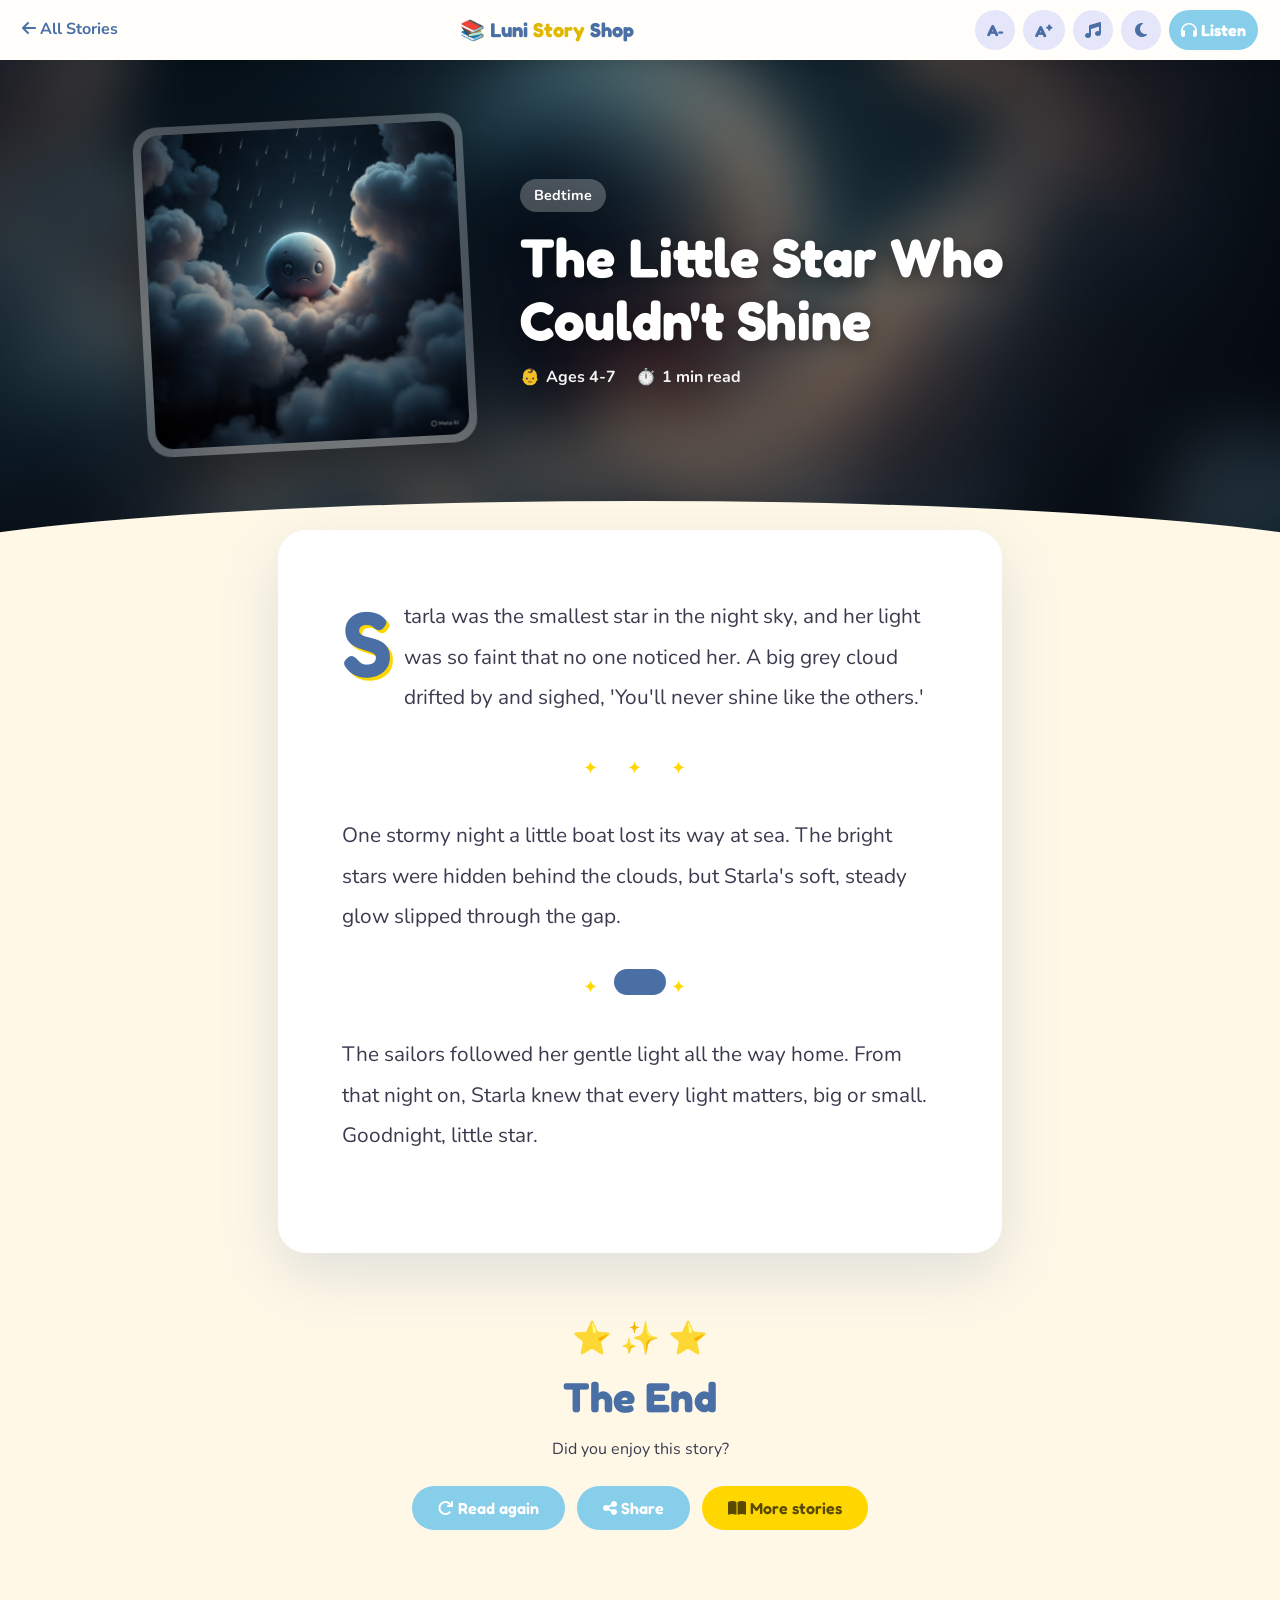
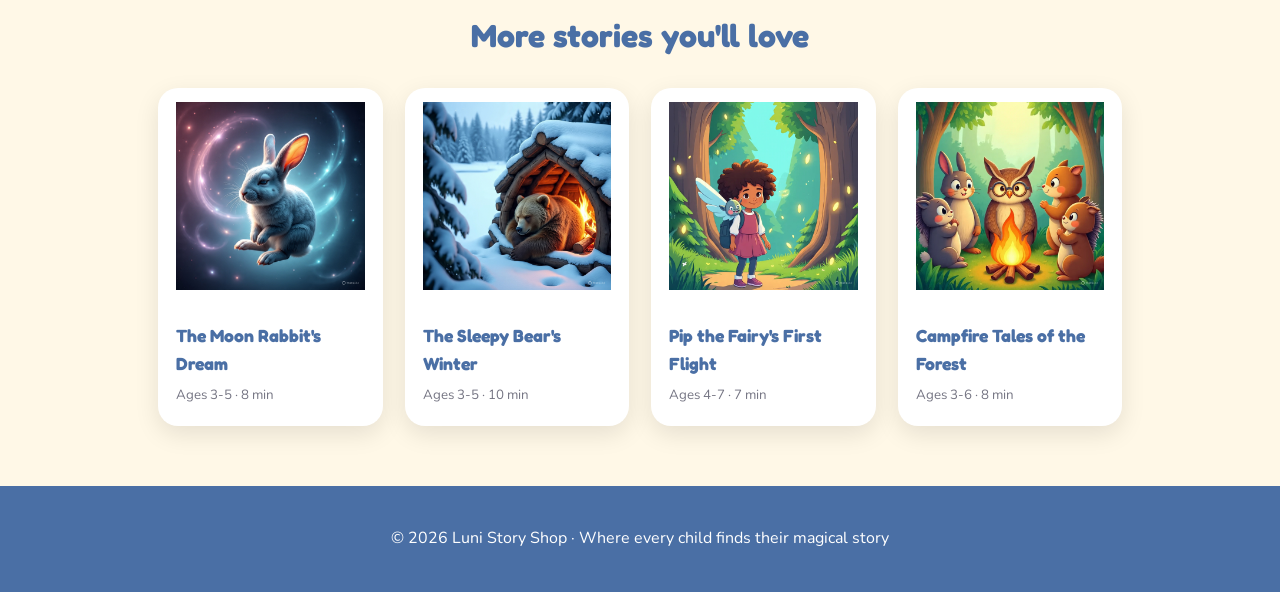
<file: story.html>
<!DOCTYPE html>
<html lang="en">
<head>
<meta charset="UTF-8"><meta name="viewport" content="width=device-width, initial-scale=1.0">
<title>Story - Luni Story Shop</title>
<link rel="preconnect" href="https://fonts.googleapis.com"><link href="https://fonts.googleapis.com/css2?family=Fredoka:wght@400;600&family=Nunito:wght@400;600;700&display=swap" rel="stylesheet">
<link rel="stylesheet" href="https://cdnjs.cloudflare.com/ajax/libs/font-awesome/6.5.1/css/all.min.css">
<link rel="stylesheet" href="css/story.css">
</head>
<body>
<div id="bar"></div>
<header class="topbar">
  <a class="back" href="stories.html"><i class="fas fa-arrow-left"></i> <span>All Stories</span></a>
  <a class="brand" href="index.html">📚 Luni <span>Story</span> Shop</a>
  <div class="tools">
    <button id="smaller" title="Smaller text">A<small>-</small></button>
    <button id="bigger" title="Bigger text">A<sup>+</sup></button>
    <button id="music" title="Background music"><i class="fas fa-music"></i></button>
    <button id="theme" title="Day / night mode"><i class="fas fa-moon"></i></button>
    <button id="listen" class="listen"><i class="fas fa-headphones"></i> <span>Listen</span></button>
  </div>
</header>

<section class="hero" id="hero">
  <div class="bg" id="bg"></div>
  <div class="hero-in">
    <div class="cover"><img id="cover" alt=""></div>
    <div class="hero-text">
      <div class="chips" id="chips"></div>
      <h1 id="title"></h1>
      <div class="meta"><span id="age"></span><span id="mins"></span></div> 
    </div>
  </div>
  <div class="wave"></div>
</section>

<main>
  <article id="story" class="paper"></article>
  <div class="end" id="end"><div class="stars">⭐ ✨ ⭐</div><h2>The End</h2><p>Did you enjoy this story?</p>
    <div class="actions"><button id="again"><i class="fas fa-redo"></i> Read again</button><button id="share"><i class="fas fa-share-alt"></i> Share</button><a href="stories.html"><i class="fas fa-book-open"></i> More stories</a></div></div>
</main>

<section class="more"><h2>More stories you'll love</h2><div class="more-grid" id="more"></div></section>
<footer>© <span id="year"></span> Luni Story Shop · Where every child finds their magical story</footer>
<div id="toast"></div>
<script src="js/data.js"></script><script src="js/story.js"></script>
</body></html>
</file>
<file: css/extras.css>
html{scroll-behavior:smooth}img{max-width:100%;object-fit:cover;display:block}
.story-image img,.blog-image img,.member-icon img,.community-icon img,.story-icon img,.virtual-event-image img,.popular-story-image img,.recent-post-image img,.category-icon img,.format-icon img{width:100%!important;height:100%!important;object-fit:cover}
.story-icon,.community-icon{overflow:hidden;border-radius:20px}.member-image,.member-icon{overflow:hidden}
.blog-image,.recent-post-image{overflow:hidden}.recent-post-image img{border-radius:8px}
.category-icon{aspect-ratio:1;overflow:hidden;border-radius:20px}.category-icon img{border-radius:20px}
.story-image,.virtual-event-image,.format-icon{overflow:hidden}.format-icon{aspect-ratio:1}
nav a.active{color:var(--gold)}
nav a{position:relative}nav a::after{content:"";position:absolute;left:0;bottom:-4px;width:0;height:3px;border-radius:2px;background:var(--gold);transition:width .3s}nav a:hover::after,nav a.active::after{width:100%}
header{transition:box-shadow .3s}header.scrolled{box-shadow:0 4px 20px rgba(74,111,165,.25)}
#progress{position:fixed;top:0;left:0;height:4px;width:0;background:linear-gradient(90deg,var(--sky-blue),var(--gold));z-index:300}
.reveal{opacity:0;transform:translateY(34px);transition:opacity .7s ease,transform .7s ease}.reveal.in{opacity:1;transform:none}
.story-card,.category-card,.event-card,.blog-card,.value-card,.team-member,.schedule-card,.testimonial-card{transition:transform .3s,box-shadow .3s}
.story-card:hover,.event-card:hover,.blog-card:hover,.value-card:hover,.team-member:hover,.schedule-card:hover,.testimonial-card:hover{transform:translateY(-8px);box-shadow:0 15px 30px rgba(0,0,0,.12)}
.story-image img,.blog-image img,.virtual-event-image img,.category-icon img{transition:transform .6s}
.story-card:hover .story-image img,.blog-card:hover .blog-image img,.virtual-event-card:hover img,.category-card:hover img{transform:scale(1.08)}
.hero-content h1,.page-hero h1{animation:rise .9s both}.hero-content p,.page-hero p{animation:rise .9s .2s both}.hero-buttons{animation:rise .9s .4s both}
@keyframes rise{from{opacity:0;transform:translateY(30px)}to{opacity:1;transform:none}}
.float{position:absolute;pointer-events:none;opacity:.7;animation:floaty 7s ease-in-out infinite;z-index:0}
@keyframes floaty{0%,100%{transform:translateY(0) rotate(0)}50%{transform:translateY(-26px) rotate(15deg)}}
.hero,.page-hero{position:relative;overflow:hidden}.logo-icon{display:inline-block;animation:wiggle 4s ease-in-out infinite}
@keyframes wiggle{0%,90%,100%{transform:rotate(0)}93%{transform:rotate(-12deg)}96%{transform:rotate(12deg)}}
.cta-button,.btn-primary,.btn-secondary,.btn-outline{cursor:pointer;transition:transform .2s,background-color .3s,color .3s}.cta-button:hover,.btn-primary:hover,.btn-outline:hover{transform:translateY(-2px) scale(1.04)}.cta-button:active,.btn-primary:active{transform:scale(.96)}
.filter-btn{cursor:pointer}.age-group{cursor:pointer}.hidden{display:none!important}
.pop{animation:pop .45s both}@keyframes pop{from{opacity:0;transform:scale(.9)}to{opacity:1;transform:none}}
.empty-msg{text-align:center;padding:40px;color:#777;font-size:1.1rem;grid-column:1/-1}
#toast{position:fixed;bottom:25px;left:50%;transform:translate(-50%,120px);background:var(--dark-blue);color:#fff;padding:14px 26px;border-radius:30px;box-shadow:0 8px 25px rgba(0,0,0,.25);z-index:500;transition:transform .4s;max-width:90%;text-align:center}#toast.show{transform:translate(-50%,0)}
#modal{position:fixed;inset:0;background:rgba(40,55,90,.6);display:none;align-items:center;justify-content:center;z-index:400;padding:15px;backdrop-filter:blur(3px)}#modal.open{display:flex;animation:fade .3s}
@keyframes fade{from{opacity:0}to{opacity:1}}
.modal-box{background:#fff;border-radius:20px;max-width:560px;width:100%;max-height:88vh;overflow:auto;padding:30px;position:relative;animation:pop .35s}
.modal-box img{border-radius:14px;margin-bottom:15px;max-height:260px;width:100%}.modal-box p{margin-bottom:12px}
.modal-x{position:absolute;top:10px;right:14px;border:0;background:none;font-size:2rem;cursor:pointer;color:var(--dark-blue)}
.modal-box input,.modal-box select{width:100%;padding:12px 15px;margin:6px 0 14px;border:2px solid var(--lavender);border-radius:12px;font:inherit}.modal-box input:focus{outline:0;border-color:var(--sky-blue)}
.modal-box label{font-weight:600;color:var(--dark-blue)}.modal-actions{display:flex;gap:10px;flex-wrap:wrap;margin-top:15px}
.calendar-date.event{cursor:pointer}.calendar-date.today{outline:2px solid var(--gold)}
#totop{position:fixed;right:20px;bottom:20px;width:46px;height:46px;border-radius:50%;border:0;background:var(--sky-blue);color:#fff;font-size:1.3rem;cursor:pointer;opacity:0;pointer-events:none;transition:.3s;z-index:150}#totop.show{opacity:1;pointer-events:auto}
.menu-btn{display:none;background:none;border:0;font-size:2rem;color:var(--dark-blue);cursor:pointer}
@media(max-width:768px){.menu-btn{display:block;position:absolute;right:15px;top:12px}.header-content{position:relative}nav{display:none;width:100%}nav.open{display:block;animation:rise .3s}nav ul{flex-direction:column;align-items:center}.header-content .cta-button{display:none}}
@media(prefers-reduced-motion:reduce){*{animation:none!important;transition:none!important}.reveal{opacity:1;transform:none}}
</file>
<file: css/story.css>
:root{--bg:#FFF8E7;--paper:#fff;--ink:#3b3b4f;--head:#4A6FA5;--soft:#E6E6FA;--mint:#B6EBC9;--gold:#FFD700;--sky:#87CEEB;--shadow:0 20px 60px rgba(74,111,165,.18)}
body.night{--bg:#141a33;--paper:#1e2749;--ink:#dfe4ff;--head:#a8c4ff;--soft:#2b3563;--shadow:0 20px 60px rgba(0,0,0,.5)}
*{margin:0;padding:0;box-sizing:border-box}html{scroll-behavior:smooth}
body{font-family:'Nunito',sans-serif;background:var(--bg);color:var(--ink);line-height:1.6;transition:background .5s,color .5s}
h1,h2,h3{font-family:'Fredoka',sans-serif;color:var(--head)}
#bar{position:fixed;top:0;left:0;height:5px;width:0;z-index:200;background:linear-gradient(90deg,var(--sky),var(--gold),#ff9ecb)}
.topbar{position:sticky;top:0;z-index:150;display:flex;align-items:center;justify-content:space-between;gap:10px;padding:10px 22px;background:rgba(255,255,255,.82);backdrop-filter:blur(12px);box-shadow:0 2px 14px rgba(0,0,0,.08);transition:background .5s}
body.night .topbar{background:rgba(20,26,51,.85)}
.back,.brand{text-decoration:none;color:#4A6FA5;font-weight:700}body.night .back,body.night .brand{color:#a8c4ff}
.brand{font-family:'Fredoka',sans-serif;font-size:1.25rem}.brand span{color:#e0b800}
.back:hover i{transform:translateX(-4px)}.back i{transition:.3s}
.tools{display:flex;gap:8px;align-items:center}
.tools button{border:0;background:var(--soft);color:var(--head);height:40px;min-width:40px;padding:0 12px;border-radius:20px;font:700 1rem 'Fredoka',sans-serif;cursor:pointer;transition:.2s}
.tools button:hover{transform:translateY(-2px) scale(1.06);background:var(--sky);color:#fff}
.tools .listen{background:var(--sky);color:#fff}.tools .listen.on{background:#ff8fab;animation:pulse 1.4s infinite}
@keyframes pulse{50%{box-shadow:0 0 0 10px rgba(255,143,171,0)}0%{box-shadow:0 0 0 0 rgba(255,143,171,.6)}}
.hero{position:relative;overflow:hidden;padding:60px 20px 120px;color:#fff;background:#4A6FA5}
.bg{position:absolute;inset:-30px;background-size:cover;background-position:center;filter:blur(28px) brightness(.55) saturate(1.3);transform:scale(1.2);animation:drift 20s ease-in-out infinite alternate}
@keyframes drift{to{transform:scale(1.35) translate(-2%,2%)}}
.hero-in{position:relative;z-index:2;max-width:1000px;margin:0 auto;display:flex;align-items:center;gap:50px}
.cover{flex:0 0 330px;border-radius:24px;padding:8px;background:rgba(255,255,255,.25);box-shadow:0 25px 60px rgba(0,0,0,.45);transform:rotate(-3deg);animation:rise 1s both,bob 6s 1s ease-in-out infinite}
.cover img{width:100%;aspect-ratio:1;object-fit:cover;border-radius:18px;display:block}
@keyframes bob{50%{transform:rotate(-1deg) translateY(-10px)}}
@keyframes rise{from{opacity:0;transform:translateY(40px) rotate(-8deg)}}
.hero-text{animation:rise 1s .2s both}
.hero h1{color:#fff;font-size:clamp(2rem,5vw,3.4rem);line-height:1.15;text-shadow:0 4px 20px rgba(0,0,0,.4);margin:14px 0}
.chips{display:flex;gap:8px;flex-wrap:wrap}.chips span{background:rgba(255,255,255,.25);backdrop-filter:blur(6px);padding:5px 14px;border-radius:20px;font-weight:700;text-transform:capitalize;font-size:.9rem}
.meta{display:flex;gap:20px;font-weight:700;opacity:.95}.meta span:before{margin-right:6px}#age:before{content:"👶"}#mins:before{content:"⏱️"}
.wave{position:absolute;bottom:-1px;left:0;right:0;height:70px;z-index:3;background:var(--bg);clip-path:ellipse(60% 100% at 50% 100%);transition:background .5s}
main{max-width:760px;margin:-40px auto 0;padding:0 18px;position:relative;z-index:5}
.paper{background:var(--paper);border-radius:28px;padding:clamp(28px,6vw,64px);box-shadow:var(--shadow);font-size:var(--fs,1.3rem);line-height:1.95;transition:background .5s}
.paper p{margin-bottom:1.5em;opacity:0;transform:translateY(25px);transition:opacity .8s,transform .8s,background .4s;border-radius:12px;padding:2px 10px;margin-left:-10px;margin-right:-10px}
.paper p.in{opacity:1;transform:none}
.paper p.speaking{background:linear-gradient(90deg,rgba(255,215,0,.28),rgba(135,206,235,.25))}
.paper p:first-child::first-letter{float:left;font:600 4.4em/0.85 'Fredoka',sans-serif;color:#4A6FA5;padding:8px 12px 0 0;text-shadow:3px 3px 0 var(--gold)}
body.night .paper p:first-child::first-letter{color:#a8c4ff}
.paper .div{text-align:center;color:var(--gold);letter-spacing:12px;margin:10px 0 28px;font-size:1.1rem;opacity:0;transition:opacity 1s}.paper .div.in{opacity:1}
.end{text-align:center;padding:60px 10px 20px}.stars{font-size:2rem;animation:bob2 2.5s ease-in-out infinite}@keyframes bob2{50%{transform:translateY(-10px) scale(1.1)}}
.end h2{font-size:2.6rem}.end p{margin:6px 0 24px}
.actions{display:flex;gap:12px;justify-content:center;flex-wrap:wrap}
.actions button,.actions a{border:0;text-decoration:none;cursor:pointer;background:var(--sky);color:#fff;padding:12px 26px;border-radius:30px;font:600 1rem 'Fredoka',sans-serif;transition:.25s}
.actions a{background:var(--gold);color:#5a4a00}.actions button:hover,.actions a:hover{transform:translateY(-3px) scale(1.05)}
.more{max-width:1000px;margin:60px auto;padding:0 18px;text-align:center}.more h2{font-size:2rem;margin-bottom:26px}
.more-grid{display:grid;grid-template-columns:repeat(auto-fit,minmax(220px,1fr));gap:22px;text-align:left}
.mcard{display:block;text-decoration:none;color:inherit;background:var(--paper);border-radius:20px;overflow:hidden;box-shadow:0 8px 25px rgba(0,0,0,.1);transition:.35s}
.mcard:hover{transform:translateY(-10px);box-shadow:var(--shadow)}.mcard img{width:100%;aspect-ratio:1;object-fit:cover;display:block;transition:transform .6s}.mcard:hover img{transform:scale(1.08)}
.mcard div{padding:14px 18px 18px}.mcard h3{font-size:1.1rem;margin-bottom:4px}.mcard small{opacity:.7}.mcard .im{overflow:hidden}
footer{text-align:center;padding:40px 15px;background:#4A6FA5;color:#fff;margin-top:40px}
#toast{position:fixed;bottom:25px;left:50%;transform:translate(-50%,120px);background:#4A6FA5;color:#fff;padding:13px 26px;border-radius:30px;z-index:300;transition:.4s}#toast.show{transform:translate(-50%,0)}
@media(max-width:760px){.hero-in{flex-direction:column;text-align:center;gap:26px}.cover{flex-basis:auto;width:min(280px,80%)}.chips,.meta{justify-content:center}.brand,.back span,.listen span{display:none}.hero{padding-top:40px}}
@media(prefers-reduced-motion:reduce){*{animation:none!important;transition:none!important}.paper p,.paper .div{opacity:1;transform:none}}
.tools button.on:not(.listen){background:var(--gold);color:#5a4a00}
</file>
